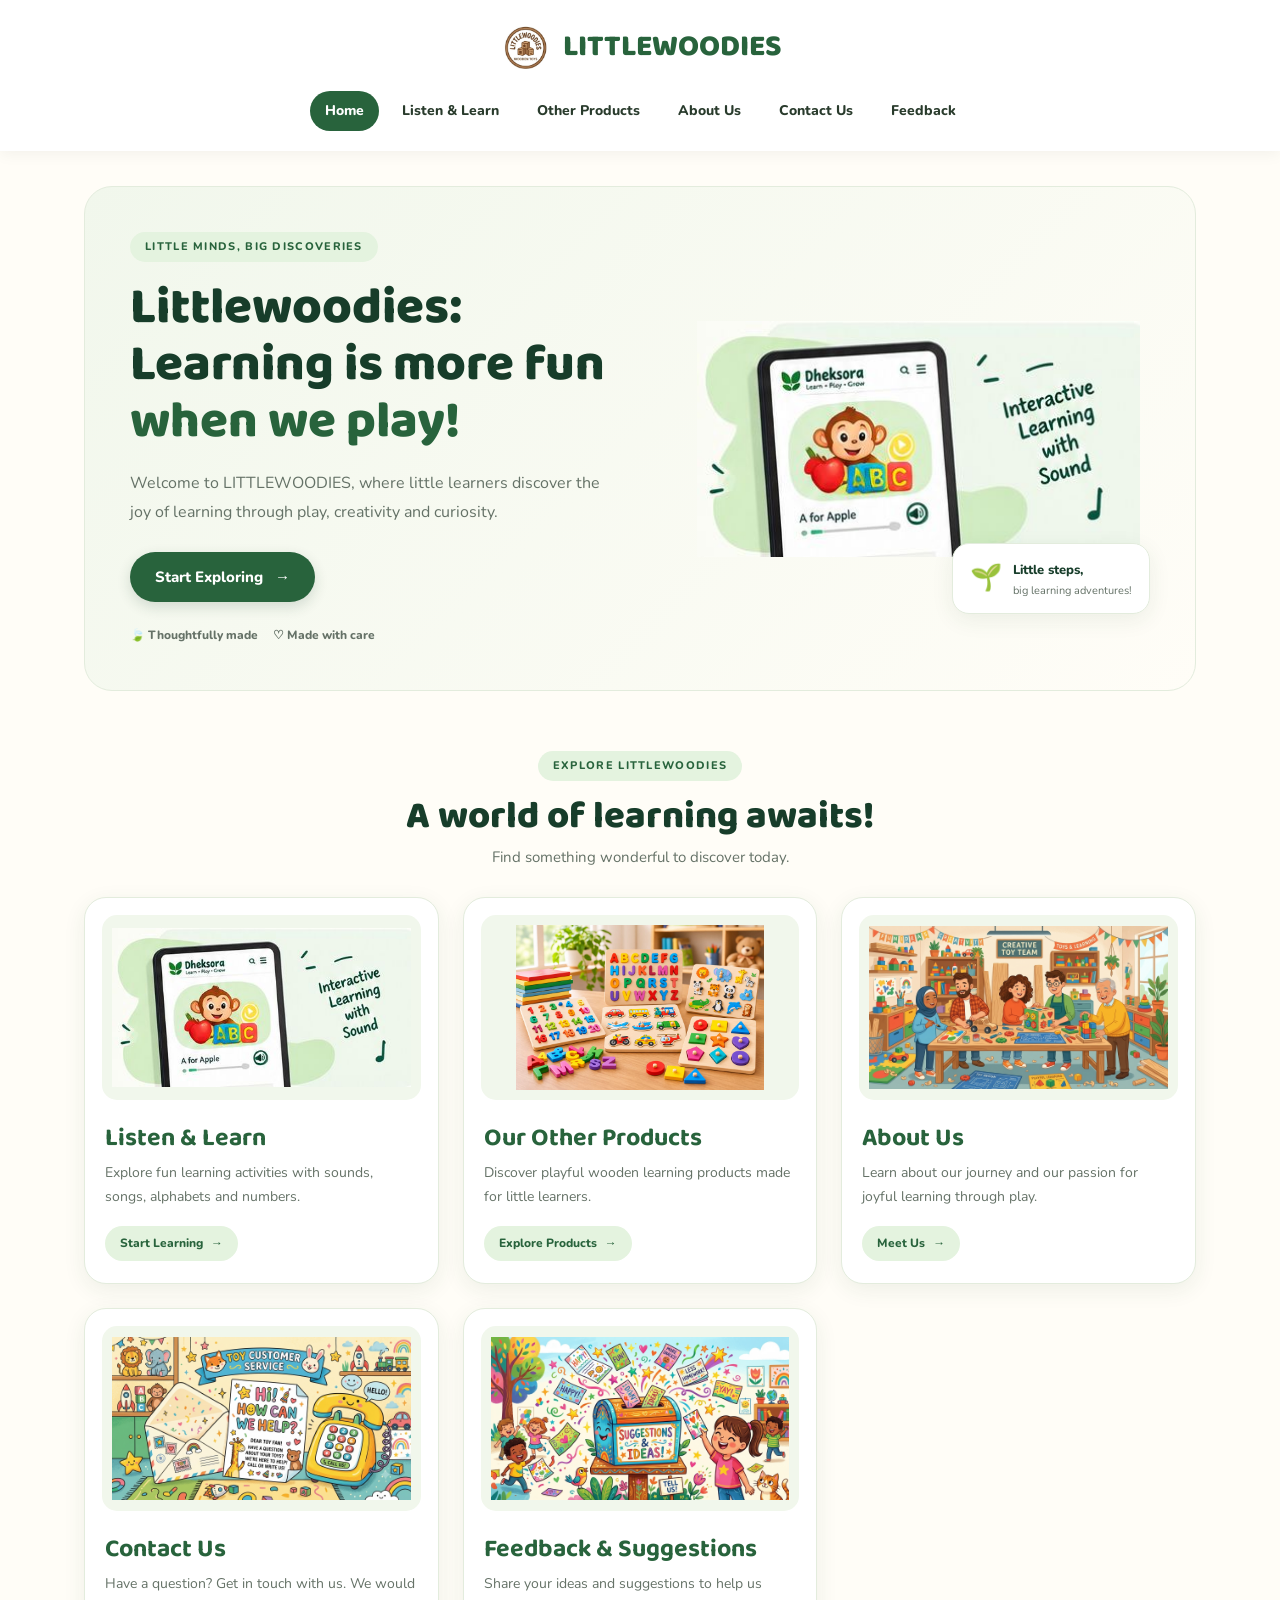
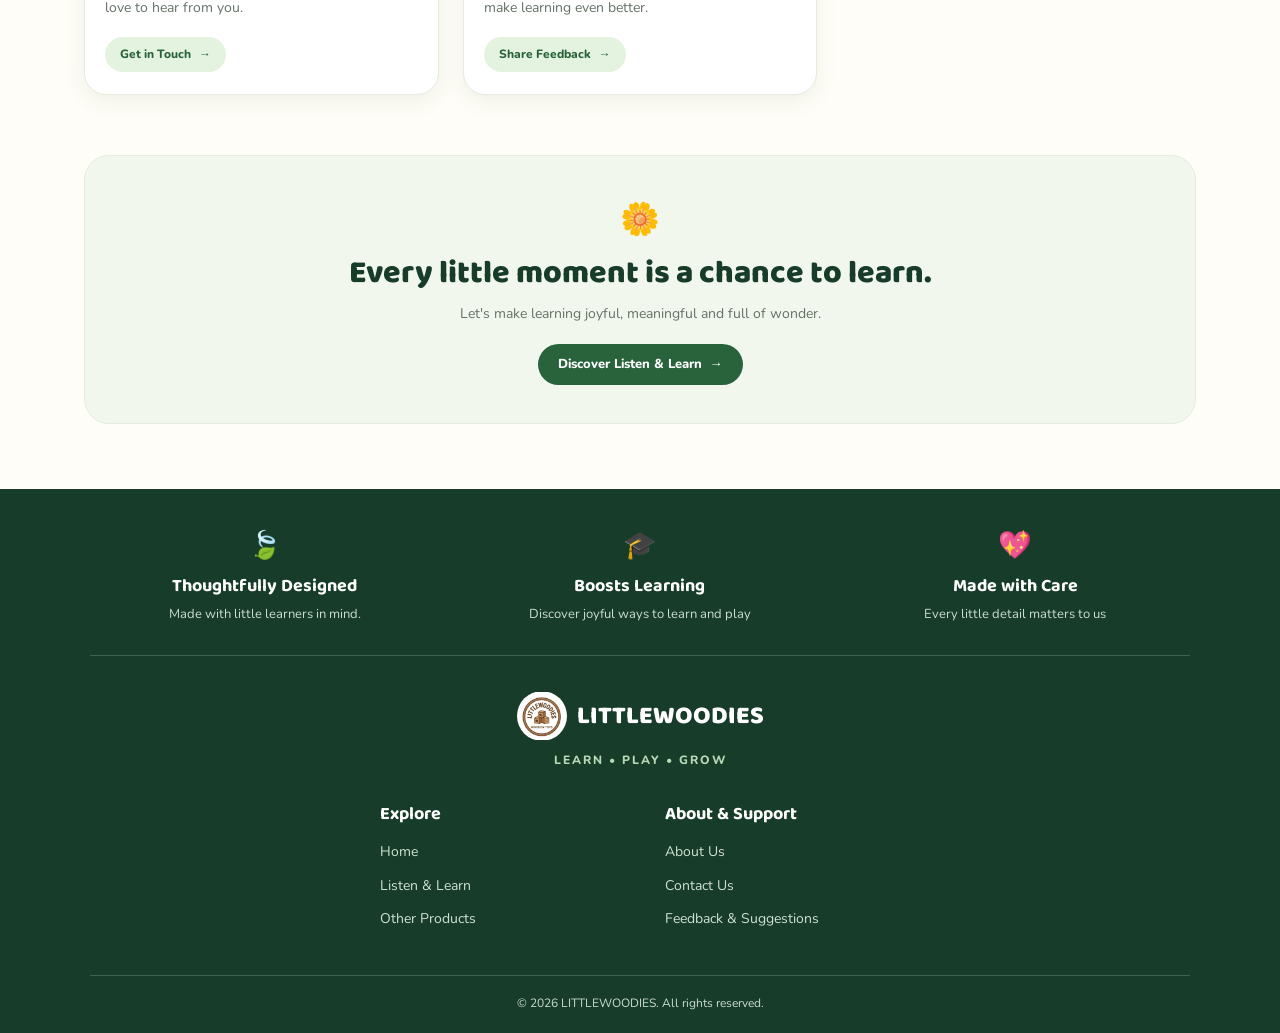
<file: index.html>
<!DOCTYPE html>
<html lang="en">
    <head>
        <!-- Google tag (gtag.js) google tracker-->
        <script async src="https://www.googletagmanager.com/gtag/js?id=G-ZGXZ30M7RF"></script>
        <script>
            window.dataLayer = window.dataLayer || [];
            function gtag(){dataLayer.push(arguments);}
            gtag('js', new Date());
            gtag('config', 'G-ZGXZ30M7RF');
        </script>
        <script type="application/ld+json">
            {
                "@context": "https://schema.org",
                "@type": "Organization",
                "name": "Littlewoodies",
                "alternateName": "LITTLEWOODIES",
                "url": "https://littlewoodies.netlify.app/",
                "logo": "https://littlewoodies.netlify.app/image/logo.jpeg"
            }
        </script>
        <meta charset="UTF-8">
        <meta name="viewport" content="width=device-width, initial-scale=1.0">
        <meta name="description" content="Discover Littlewoodies for safe and creative wooden learning products, toys, and interactive activities designed to inspire kids.">
        <!-- google fonts -->
        <link rel="preconnect" href="https://fonts.googleapis.com">
        <link rel="preconnect" href="https://fonts.gstatic.com" crossorigin>
        <link href="https://fonts.googleapis.com/css2?family=Baloo+2:wght@500;600;700;800&family=Nunito:wght@400;500;600;700;800&display=swap" rel="stylesheet">
        <!-- Logo and Title -->
        <link rel="icon" type="image/jpeg" href="image/logo.jpeg">
        <title>Littlewoodies - Wooden Learning Products & Toys for Kids</title>
        <link rel="stylesheet" href="index.css">
        <!-- canonical link -->
        <link rel="canonical" href="https://littlewoodies.netlify.app">
    </head>

    <body>
        <header>
            <div class="brand">
                <img class="logo" src="image/logo.jpeg" alt="Littlewoodies Logo">
                <span class="brand-name">LITTLEWOODIES</span>
            </div>
            <div class="navbar">
                <nav aria-label="Main navigation">
                    <a href="index.html" class="active" aria-current="page">Home</a>
                    <a href="Learn.html">Listen & Learn</a>
                    <a href="Products.html">Other Products</a>
                    <a href="About.html">About Us</a>
                    <a href="contact.html">Contact Us</a>
                    <a href="Feedback.html">Feedback</a>
                </nav>
            </div>
            <!-- MOBILE explore button -->
            <div class="mobile-nav">
                <a href="Learn.html" class="mobile-learn">
                    <span aria-hidden="true">✦</span>
                    <span>Explore Learning</span>
                </a>
            </div>
        </header>
        <main>
            <!-- WELCOME SECTION -->
            <section class="hero">
                <div class="hero-content">
                    <span class="hero-label">LITTLE MINDS, BIG DISCOVERIES</span>
                    <h1>Littlewoodies: Learning is more fun <span>when we play!</span></h1>
                    <p>Welcome to LITTLEWOODIES, where little learners discover the joy of learning through play, creativity and curiosity.</p>
                    <a href="Learn.html" class="hero-button">Start Exploring
                        <span aria-hidden="true">→</span>
                    </a>
                    <div class="hero-promise">
                        <span>🍃 Thoughtfully made</span>
                        <span>♡ Made with care</span>
                    </div>
                </div>
                <div class="hero-art">
                    <img src="image/about4.jpeg" alt="LITTLEWOODIES Listen and Learn activities">
                    <div class="hero-note">
                        <span aria-hidden="true">🌱</span>
                        <div>
                            <strong>Little steps,</strong>
                            <p>big learning adventures!</p>
                        </div>
                    </div>
                </div>
            </section>
            <!-- SECTION HEADING -->
            <section class="section-heading">
                <span class="section-label">EXPLORE LITTLEWOODIES</span>
                <h2>A world of learning awaits!</h2>
                <p>Find something wonderful to discover today.</p>
            </section>
            <!-- HOME PAGE CARDS -->
            <section class="home-grid" aria-label="Explore Littlewoodies">
                <article class="home-card">
                    <a href="Learn.html">
                        <div class="card-image">
                            <img src="image/about4.jpeg" alt="Listen and Learn activities">
                        </div>
                        <div class="card-content">
                            <h3>Listen & Learn</h3>
                            <p>Explore fun learning activities with sounds, songs, alphabets and numbers.</p>
                            <span class="card-action">Start Learning <span aria-hidden="true">→</span></span>
                        </div>
                    </a>
                </article>
                <article class="home-card">
                    <a href="Products.html">
                        <div class="card-image">
                            <img src="image/About1.jpeg" alt="Other LITTLEWOODIES learning products">
                        </div>
                        <div class="card-content">
                            <h3>Our Other Products</h3>
                            <p>Discover playful wooden learning products made for little learners.</p>
                            <span class="card-action">Explore Products <span aria-hidden="true">→</span></span>
                        </div>
                    </a>
                </article>
                <article class="home-card">
                    <a href="About.html">
                        <div class="card-image">
                            <img src="image/Home About.png" alt="About LITTLEWOODIES">
                        </div>
                        <div class="card-content">
                            <h3>About Us</h3>
                            <p>Learn about our journey and our passion for joyful learning through play.</p>
                            <span class="card-action">Meet Us <span aria-hidden="true">→</span></span>
                        </div>
                    </a>
                </article>
                <article class="home-card">
                    <a href="contact.html">
                        <div class="card-image">
                            <img src="image/Home Contact.png" alt="Contact LITTLEWOODIES">
                        </div>
                        <div class="card-content">
                            <h3>Contact Us</h3>
                            <p>Have a question? Get in touch with us. We would love to hear from you.</p>
                            <span class="card-action">Get in Touch <span aria-hidden="true">→</span></span>
                        </div>
                    </a>
                </article>
                <article class="home-card feedback-card">
                    <a href="Feedback.html">
                        <div class="card-image">
                            <img src="image/Home Feedback.png" alt="Feedback and suggestions for LITTLEWOODIES">
                        </div>
                        <div class="card-content">
                            <h3>Feedback & Suggestions</h3>
                            <p>Share your ideas and suggestions to help us make learning even better.</p>
                            <span class="card-action">Share Feedback <span aria-hidden="true">→</span></span>
                        </div>
                    </a>
                </article>
            </section>
            <!-- BRAND VALUES -->
            <section class="learning-message">
                <span class="message-icon" aria-hidden="true">🌼</span>
                <h2>Every little moment is a chance to learn.</h2>
                <p>Let's make learning joyful, meaningful and full of wonder.</p>
                <a href="Learn.html">Discover Listen & Learn <span aria-hidden="true">→</span></a>
            </section>
        </main>
        <footer>
            <div class="footer-features">
                <div class="feature">
                    <span class="feature-icon" aria-hidden="true">🍃</span>
                    <h3>Thoughtfully Designed</h3>
                    <p>Made with little learners in mind.</p>
                </div>
                <div class="feature">
                    <span class="feature-icon" aria-hidden="true">🎓</span>
                    <h3>Boosts Learning</h3>
                    <p>Discover joyful ways to learn and play</p>
                </div>
                <div class="feature">
                    <span class="feature-icon" aria-hidden="true">💖</span>
                    <h3>Made with Care</h3>
                    <p>Every little detail matters to us</p>
                </div>  
            </div>
            <div class="footer-main">
                <div class="footer-brand">
                    <a href="index.html" class="footer-logo">
                        <img class="logo" src="image/logo.jpeg" alt="Littlewoodies Logo">
                        <span>LITTLEWOODIES</span>
                    </a>
                    <p class="slogan">LEARN • PLAY • GROW</p>
                </div>
                <div class="footer-links">
                    <div>
                        <h3>Explore</h3>
                        <ul>
                            <li><a href="index.html">Home</a></li>
                            <li><a href="Learn.html">Listen & Learn</a></li>
                            <li><a href="Products.html">Other Products</a></li>
                        </ul>
                    </div>
                    <div>
                        <h3>About & Support</h3>
                        <ul>
                            <li><a href="About.html">About Us</a></li>
                            <li><a href="contact.html">Contact Us</a></li>
                            <li><a href="Feedback.html">Feedback & Suggestions</a></li>
                        </ul>
                    </div>
                </div>
            </div>
            <div class="copyright">
                <p>&copy; 2026 LITTLEWOODIES. All rights reserved.</p>
            </div>
        </footer>
    </body>
</html>
</file>
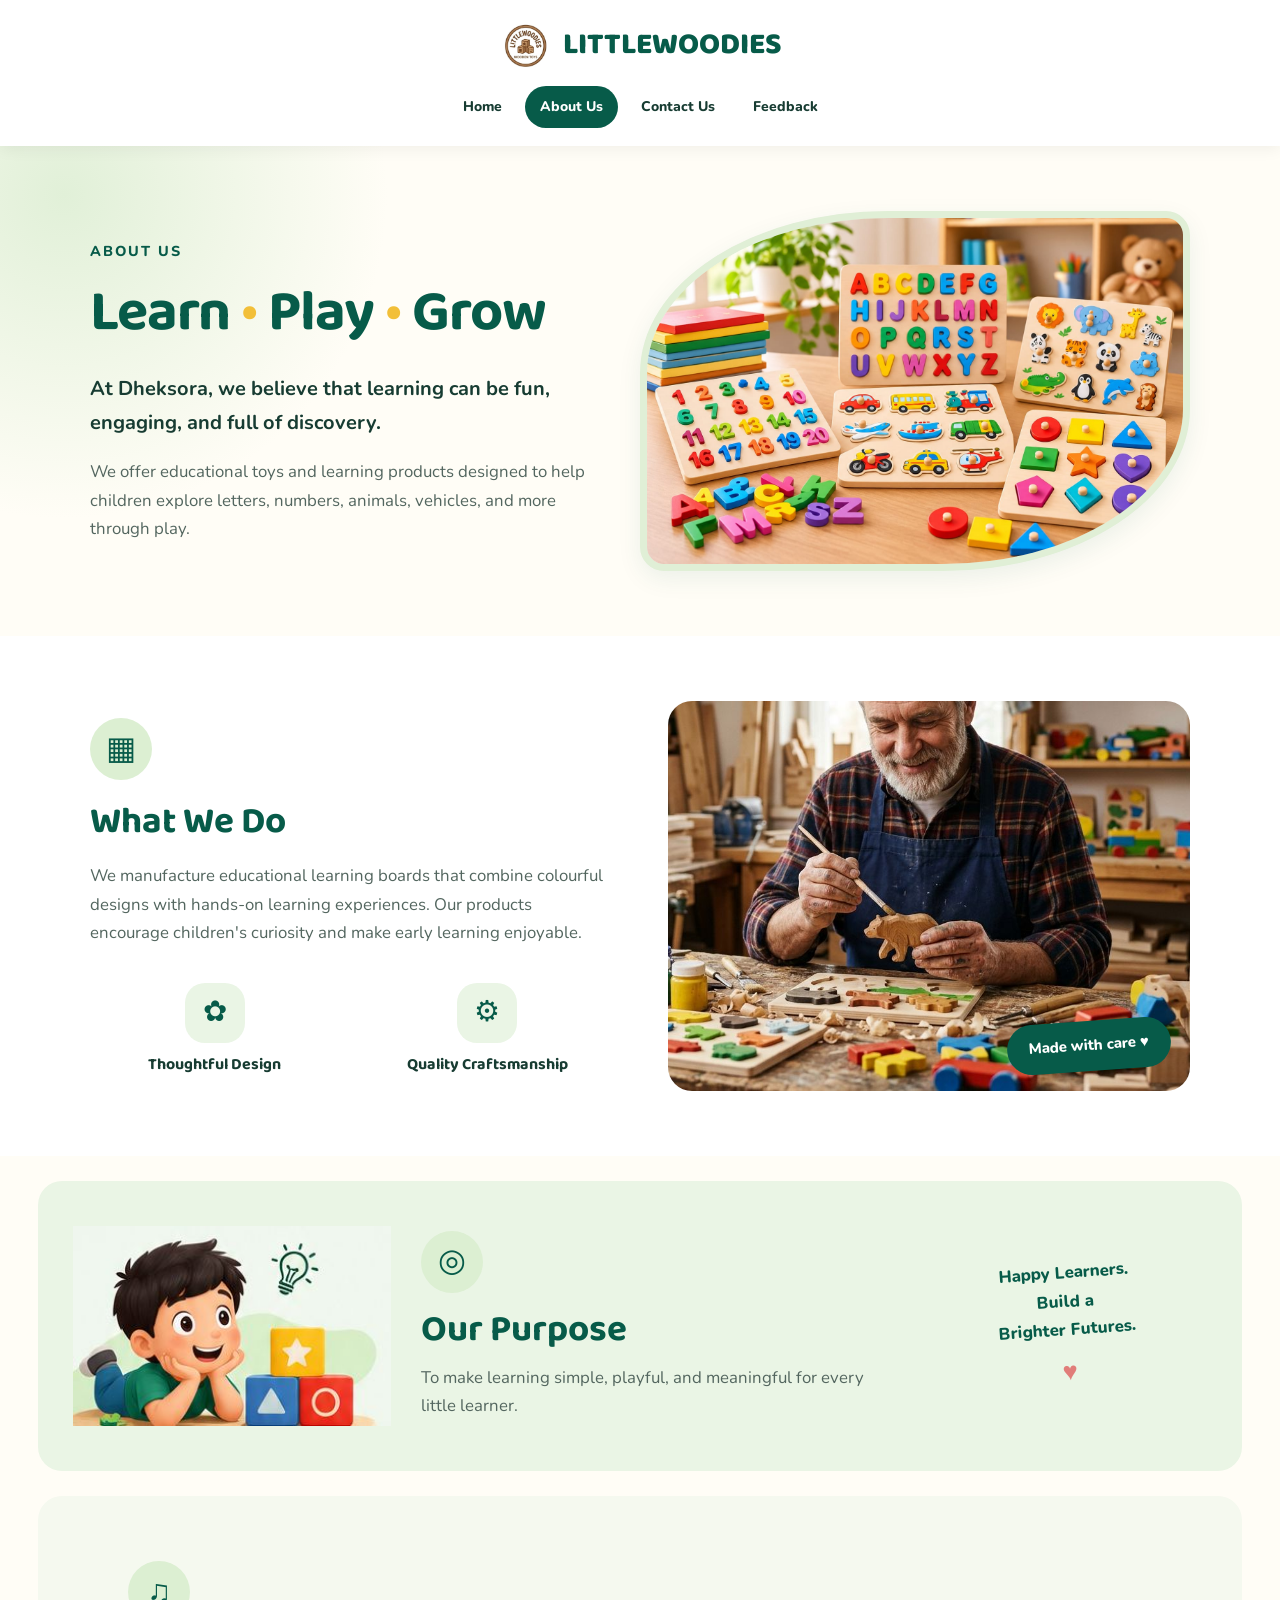
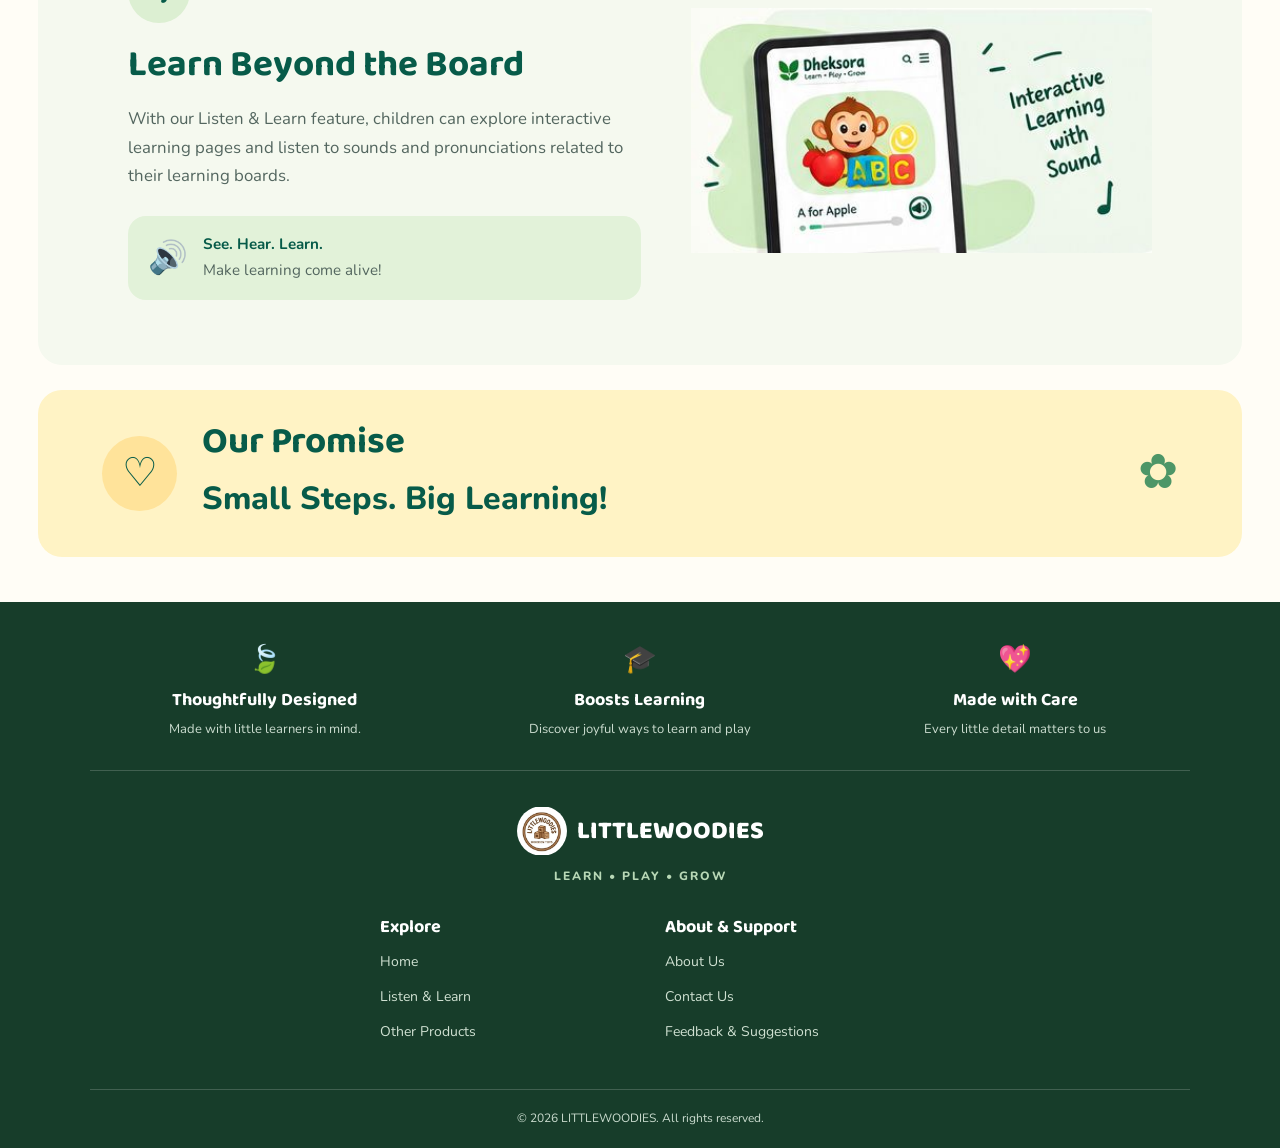
<file: About.html>
<!DOCTYPE html>
<html lang="en">
    <head>
        <!-- Google tag (gtag.js) -->
        <script async src="https://www.googletagmanager.com/gtag/js?id=G-ZGXZ30M7RF"></script>
        <script>
            window.dataLayer = window.dataLayer || [];
            function gtag(){dataLayer.push(arguments);}
            gtag('js', new Date());
            gtag('config', 'G-ZGXZ30M7RF');
        </script>
        <meta charset="UTF-8">
        <meta name="viewport" content="width=device-width, initial-scale=1.0">
        <meta name="description" content="Learn about Littlewoodies and our passion for creating safe, eco-friendly wooden learning toys and educational products for young minds.">
        <!-- Google Fonts-->
        <link rel="preconnect" href="https://fonts.googleapis.com">
        <link rel="preconnect" href="https://fonts.gstatic.com" crossorigin>
        <link href="https://fonts.googleapis.com/css2?family=Baloo+2:wght@500;600;700;800&family=Nunito:wght@400;500;600;700;800&display=swap" rel="stylesheet">
        <!-- LOGO AND TITTLE -->
        <link rel="icon" type="image/jpeg" href="image/logo.jpeg">
        <title>About Us | Littlewoodies - Our Story & Mission</title>
        <link rel="stylesheet" href="about.css">
        <!-- Canonical tag -->
        <link rel="canonical" href="https://littlewoodies.netlify.app/about">
    </head>
    <body>
        <header>
            <div class="brand">
                <img class="logo" src="image/logo.jpeg" alt="Littlewoodies Logo">
                <span class="brand-name">LITTLEWOODIES</span>
            </div>
            <div class="navbar">
                <nav aria-label="Main navigation">
                    <a href="index.html">Home</a>
                    <a href="about.html" class="active">About Us</a>
                    <a href="contact.html">Contact Us</a>
                    <a href="Feedback.html">Feedback</a>
                </nav>
            </div>
        </header>
        <main class="about-page">
            <!-- Hero / Introduction -->
            <section class="hero section">
                <div class="hero-content">
                    <span class="eyebrow">ABOUT US</span>
                    <h1>Learn <span>•</span> Play <span>•</span> Grow</h1>
                    <p class="hero-intro">At Dheksora, we believe that learning can be fun, engaging, and full of discovery.</p>
                    <p>We offer educational toys and learning products designed to help children explore letters, numbers, animals, vehicles, and more through play.</p>
                </div>
                <div class="hero-image image-frame">
                    <img src="image/About1.jpeg" alt="LITTLEWOODIES educational learning boards">
                </div>
            </section>
            <!-- What We Do -->
            <section class="what-we-do section">
                <div class="section-content">
                    <span class="section-icon" aria-hidden="true">▦</span>
                    <h2>What We Do</h2>
                    <p>We manufacture educational learning boards that combine colourful designs with hands-on learning experiences. Our products encourage children's curiosity and make early learning enjoyable.</p>
                    <div class="features">
                        <div class="feature">
                            <span class="feature-icon" aria-hidden="true">✿</span>
                            <h3>Thoughtful Design</h3>
                        </div>
                        <div class="feature">
                            <span class="feature-icon" aria-hidden="true">⚙</span>
                            <h3>Quality Craftsmanship</h3>
                        </div>
                    </div>
                </div>
                <div class="what-image image-frame">
                    <img src="image/about2.jpeg" alt="Educational learning board being made" loading="lazy">
                    <span class="image-note">Made with care ♥</span>
                </div>
            </section>
            <!-- Our Purpose -->
            <section class="purpose section">
                <div class="purpose-image">
                    <img src="image/about3.jpeg" alt="Illustration of a child learning through play" loading="lazy">
                </div>
                <div class="purpose-content">
                    <span class="section-icon" aria-hidden="true">◎</span>
                    <h2>Our Purpose</h2>
                    <p>To make learning simple, playful, and meaningful for every little learner.</p>
                </div>
                <div class="purpose-message">
                    <p>Happy Learners.</p>
                    <p>Build a</p>
                    <p>Brighter Futures.</p>
                    <span>♥</span>
                </div>
            </section>
             <!-- Learn Beyond the Board -->
            <section class="learning section">
                <div class="learning-content">
                    <span class="section-icon" aria-hidden="true">♫</span>
                    <h2>Learn Beyond the Board</h2>
                    <p>With our Listen &amp; Learn feature, children can explore interactive learning pages and listen to sounds and pronunciations related to their learning boards.</p>
                    <div class="learning-note">
                        <span aria-hidden="true">🔊</span>
                        <p><strong>See. Hear. Learn.</strong><br> Make learning come alive!</p>
                    </div>
                </div>
                <div class="learning-image">
                    <img src="image/about4.jpeg" alt="Dheksora interactive learning website on a device" loading="lazy">
                </div>
            </section>
            <!-- Our Promise -->
            <section class="promise section">
                <div class="promise-icon" aria-hidden="true">♡</div>
                <div class="promise-content">
                    <h2>Our Promise</h2>
                    <p>Small Steps. Big Learning!</p>
                </div>
                <div class="promise-decoration" aria-hidden="true">✿</div>
            </section>
        </main>
        <footer>
            <div class="footer-work">
                <div class="work">
                    <span class="work-icon" aria-hidden="true">🍃</span>
                    <h3>Thoughtfully Designed</h3>
                    <p>Made with little learners in mind.</p>
                </div>
                <div class="work">
                    <span class="work-icon" aria-hidden="true">🎓</span>
                    <h3>Boosts Learning</h3>
                    <p>Discover joyful ways to learn and play</p>
                </div>
                <div class="work">
                    <span class="work-icon" aria-hidden="true">💖</span>
                    <h3>Made with Care</h3>
                    <p>Every little detail matters to us</p>
                </div>
            </div>
            <div class="footer-main">
                <div class="footer-brand">
                    <a href="index.html" class="footer-logo">
                        <img class="logo" src="image/logo.jpeg" alt="Littlewoodies Logo">
                        <span>LITTLEWOODIES</span>
                    </a>
                    <p class="slogan">LEARN • PLAY • GROW</p>
                </div>
                <div class="footer-links">
                    <div>
                        <h3>Explore</h3>
                        <ul>
                            <li><a href="index.html">Home</a></li>
                            <li><a href="Learn.html">Listen & Learn</a></li>
                            <li><a href="Products.html">Other Products</a></li>
                        </ul>
                    </div>
                    <div>
                        <h3>About & Support</h3>
                        <ul>
                            <li><a href="About.html">About Us</a></li>
                            <li><a href="contact.html">Contact Us</a></li>
                            <li><a href="Feedback.html">Feedback & Suggestions</a></li>
                        </ul>
                    </div>
                </div>
            </div>
            <div>
                <p class="copyright">&copy; 2026 LITTLEWOODIES. All rights reserved.</p>
            </div>
        </footer>
    </body>
</html>
</file>
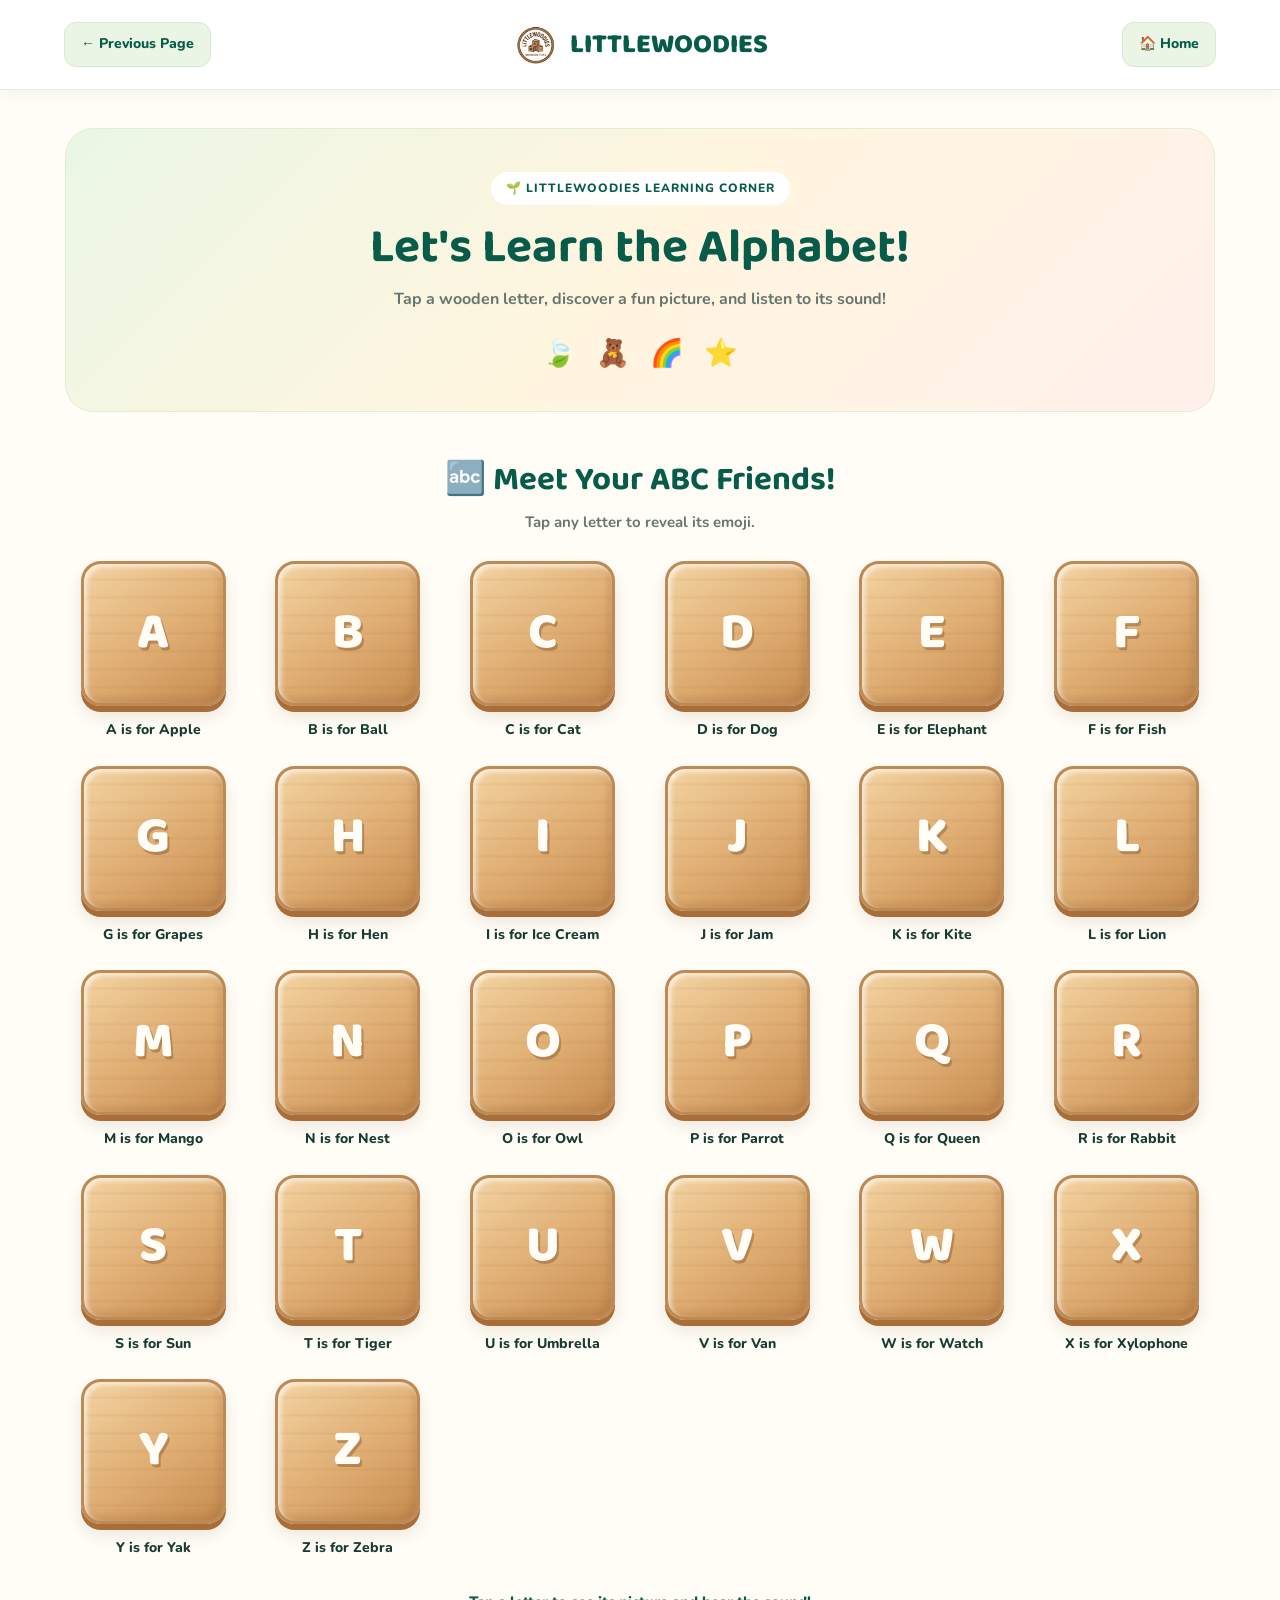
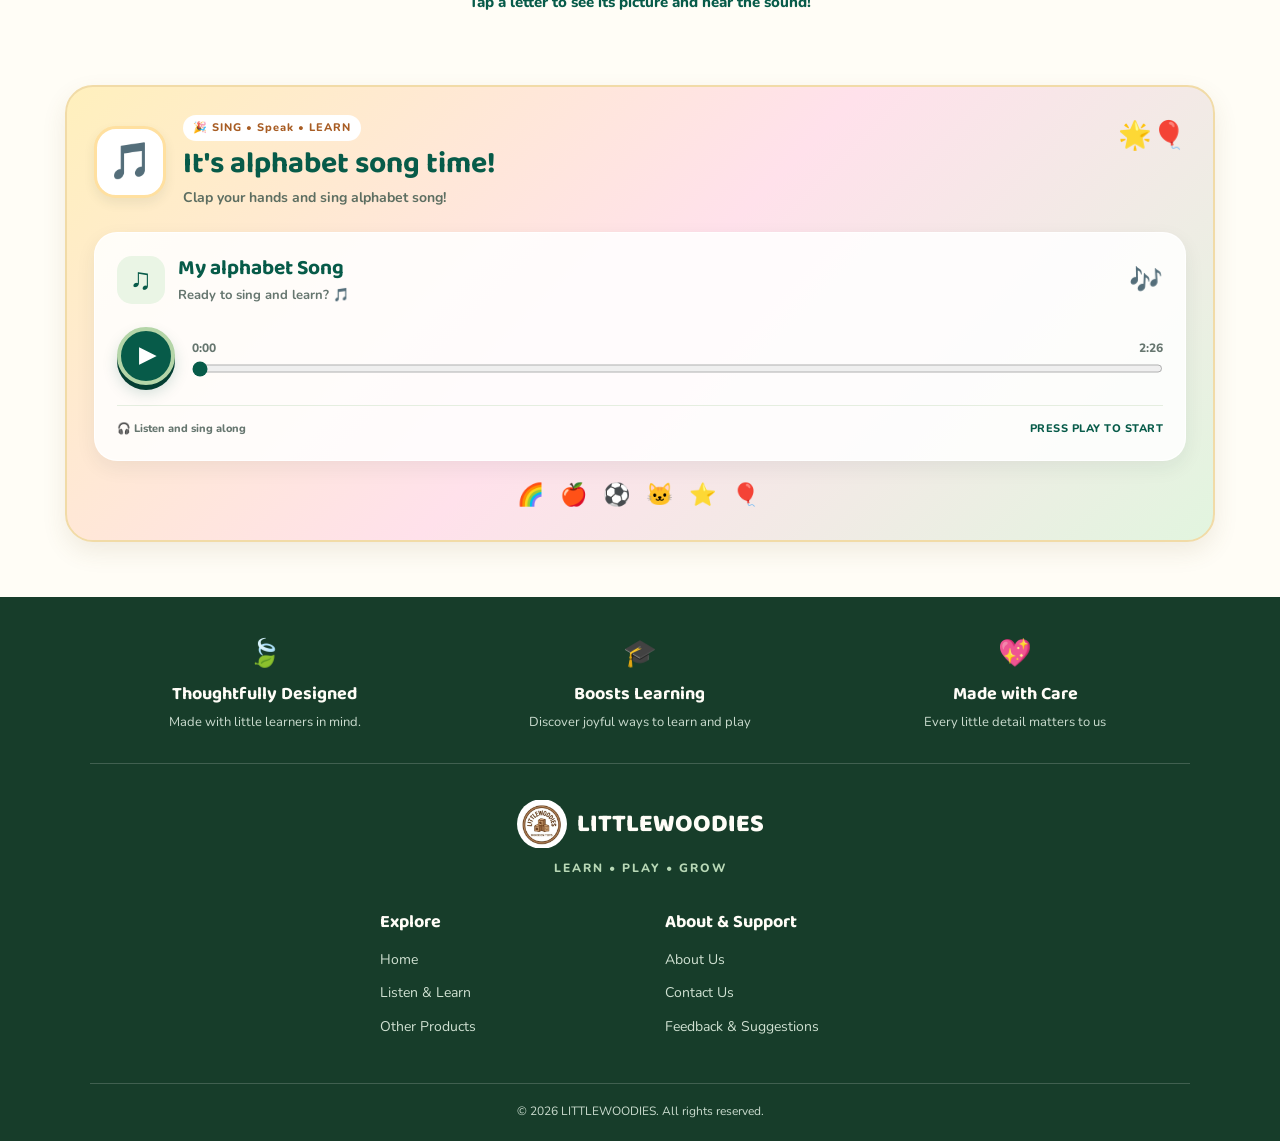
<file: alphabet.html>
<!DOCTYPE html>
<html lang="en">
    <head>
        <!-- Google tag (gtag.js) -->
        <script async src="https://www.googletagmanager.com/gtag/js?id=G-ZGXZ30M7RF"></script>
        <script>
            window.dataLayer = window.dataLayer || [];
            function gtag(){dataLayer.push(arguments);}
            gtag('js', new Date());
            gtag('config', 'G-ZGXZ30M7RF');
        </script>
        <meta charset="UTF-8">
        <meta name="viewport" content="width=device-width, initial-scale=1.0">
        <meta name="description" content="Learn the alphabet with interactive wooden letters, phonics sounds, and fun ABC songs for kids at Littlewoodies. Tap and discover letters A to Z!">
        <!-- Google Fonts-->
        <link rel="preconnect" href="https://fonts.googleapis.com">
        <link rel="preconnect" href="https://fonts.gstatic.com" crossorigin>
        <link href="https://fonts.googleapis.com/css2?family=Baloo+2:wght@500;600;700;800&family=Nunito:wght@400;500;600;700;800&display=swap" rel="stylesheet">
        <!-- LOGO AND TITTLE -->
        <link rel="icon" type="image/jpeg" href="image/logo.jpeg">
        <title>Alphabet Learning & ABC Songs for Kids | Littlewoodies</title>
        <link rel="stylesheet" href="alphabet.css">
        <!-- canonical tag -->
        <link rel="canonical" href="https://littlewoodies.netlify.app/alphabet">
    </head>
    <body>
        <header class="page-header">
            <a href="Learn.html" class="nav-link previous-link">← Previous Page</a>
            <a href="index.html" class="brand" aria-label="LITTLEWOODIES Home">
                <img src="image/logo.jpeg" alt="LITTLEWOODIES Logo">
                <span>LITTLEWOODIES</span>
            </a>
            <a href="index.html" class="nav-link home-link">🏠 Home</a>
        </header>
        <main class="learning-page">
            <!-- INTRODUCTION -->
            <section class="intro">
                <span class="intro-tag">🌱 LITTLEWOODIES LEARNING CORNER</span>
                <h1>Let's Learn the Alphabet!</h1>
                <p>Tap a wooden letter, discover a fun picture, and listen to its sound!</p>
                <div class="intro-decor" aria-hidden="true">
                    <span>🍃</span>
                    <span>🧸</span>
                    <span>🌈</span>
                    <span>⭐</span>
                </div>
            </section>
            <!-- ALPHABET CARDS -->
            <section class="alphabet-section">
                <div class="section-heading">
                    <h2>🔤 Meet Your ABC Friends!</h2>
                    <p>Tap any letter to reveal its emoji.</p>
                </div>
                <section class="alphabet-grid" id="alphabetGrid" aria-label="Alphabet learning buttons"></section>
            </section>
            <p class="instructions">Tap a letter to see its picture and hear the sound!</p>
            <p id="audioStatus" class="audio-status" role="status" aria-live="polite"></p>
            <!-- CREATIVE NUMBERS MUSIC PLAYER -->
            <section class="song-section">
                <div class="song-top">
                    <div class="song-icon" id="musicIcon" aria-hidden="true">🎵</div>
                    <div class="song-details">
                        <span class="song-label">🎉 SING • Speak • LEARN</span>
                        <h2>It's alphabet song time!</h2>
                        <p>Clap your hands and sing alphabet song!</p>
                    </div>
                    <div class="song-stars" aria-hidden="true">🌟🎈</div>
                </div>
                <div class="music-player">
                    <div class="player-heading">
                        <span class="equalizer" aria-hidden="true">♫</span>
                        <div>
                            <h3>My alphabet Song</h3>
                            <p id="songMessage">Ready to sing and learn alphabet?</p>
                        </div>
                        <span class="music-note" aria-hidden="true">🎶</span>
                    </div>
                    <div class="player-controls">
                        <button type="button" id="playSong" class="play-button" aria-label="Play alphabet song">▶</button>
                        <div class="track-area">
                            <div class="track-labels">
                                <span id="currentTime">0:00</span>
                                <span id="duration">0:00</span>
                            </div>
                            <input id="songProgress" class="song-progress" type="range" min="0" max="100" value="0" aria-label="Song progress">
                        </div>
                    </div>
                    <div class="player-bottom">
                        <span>🎧 Listen and sing along</span>
                        <span id="playerStatus">PRESS PLAY TO START</span>
                    </div>
                    <audio id="songPlayer" preload="metadata">
                        <source src="./audio/alphabet/A-Z%20songs.mp3" type="audio/mpeg">
                        Your browser does not support audio playback.
                    </audio>
                </div>
                <div class="song-rainbow" aria-hidden="true">🌈 🍎 ⚽ 🐱 ⭐ 🎈</div>
            </section>
        </main>
        <footer>
            <div class="footer-features">
                <div class="feature">
                    <span class="feature-icon" aria-hidden="true">🍃</span>
                    <h3>Thoughtfully Designed</h3>
                    <p>Made with little learners in mind.</p>
                </div>
                <div class="feature">
                    <span class="feature-icon" aria-hidden="true">🎓</span>
                    <h3>Boosts Learning</h3>
                    <p>Discover joyful ways to learn and play</p>
                </div>
                <div class="feature">
                    <span class="feature-icon" aria-hidden="true">💖</span>
                    <h3>Made with Care</h3>
                    <p>Every little detail matters to us</p>
                </div>
            </div>
            <div class="footer-main">
                <div class="footer-brand">
                    <a href="index.html" class="footer-logo">
                        <img class="logo" src="image/logo.jpeg" alt="Littlewoodies Logo">
                        <span>LITTLEWOODIES</span>
                    </a>
                    <p class="slogan">LEARN • PLAY • GROW</p>
                </div>
                <div class="footer-links">
                    <div>
                        <h3>Explore</h3>
                        <ul>
                            <li><a href="index.html">Home</a></li>
                            <li><a href="Learn.html">Listen & Learn</a></li>
                            <li><a href="Products.html">Other Products</a></li>
                        </ul>
                    </div>
                    <div>
                        <h3>About & Support</h3>
                        <ul>
                            <li><a href="About.html">About Us</a></li>
                            <li><a href="contact.html">Contact Us</a></li>
                            <li><a href="Feedback.html">Feedback & Suggestions</a></li>
                        </ul>
                    </div>
                </div>
            </div>
            <div class="copyright">
                <p>&copy; 2026 LITTLEWOODIES. All rights reserved.</p>
            </div>
        </footer>
        <!-- LETTER AUDIO -->
        <audio id="letterAudio" preload="none"></audio>
        <script>
            const alphabet = [
                { letter: "A", word: "Apple", emoji: "🍎" },
                { letter: "B", word: "Ball", emoji: "⚽" },
                { letter: "C", word: "Cat", emoji: "🐱" },
                { letter: "D", word: "Dog", emoji: "🐶" },
                { letter: "E", word: "Elephant", emoji: "🐘" },
                { letter: "F", word: "Fish", emoji: "🐠" },
                { letter: "G", word: "Grapes", emoji: "🍇" },
                { letter: "H", word: "Hen", emoji: "🐔" },
                { letter: "I", word: "Ice Cream", emoji: "🍦" },
                { letter: "J", word: "Jam", emoji: "🍯" },
                { letter: "K", word: "Kite", emoji: "🪁" },
                { letter: "L", word: "Lion", emoji: "🦁" },
                { letter: "M", word: "Mango", emoji: "🥭" },
                { letter: "N", word: "Nest", emoji: "🪺" },
                { letter: "O", word: "Owl", emoji: "🦉" },
                { letter: "P", word: "Parrot", emoji: "🦜" },
                { letter: "Q", word: "Queen", emoji: "👑" },
                { letter: "R", word: "Rabbit", emoji: "🐰" },
                { letter: "S", word: "Sun", emoji: "☀️" },
                { letter: "T", word: "Tiger", emoji: "🐯" },
                { letter: "U", word: "Umbrella", emoji: "☂️" },
                { letter: "V", word: "Van", emoji: "🚐" },
                { letter: "W", word: "Watch", emoji: "⌚" },
                { letter: "X", word: "Xylophone", emoji: "🎼" },
                { letter: "Y", word: "Yak", emoji: "🐂" },
                { letter: "Z", word: "Zebra", emoji: "🦓" }
            ];
            const grid = document.getElementById("alphabetGrid");
            const letterAudio = document.getElementById("letterAudio");
            const audioStatus = document.getElementById("audioStatus");
            // Custom song player elements
            const songPlayer = document.getElementById("songPlayer");
            const playSong = document.getElementById("playSong");
            const songProgress = document.getElementById("songProgress");
            const currentTime = document.getElementById("currentTime");
            const duration = document.getElementById("duration");
            const songMessage = document.getElementById("songMessage");
            const playerStatus = document.getElementById("playerStatus");
            const musicIcon = document.getElementById("musicIcon");
            const musicPlayer = document.querySelector(".music-player");
            alphabet.forEach(({ letter, word, emoji }, index) => {
                const card = document.createElement("article");
                card.className = "letter-card";
                card.style.setProperty("--card-index", index);
                const button = document.createElement("button");
                button.type = "button";
                button.className = "wooden-letter";
                button.textContent = letter;
                button.setAttribute("aria-label", `Letter ${letter}`);
                button.setAttribute("aria-pressed", "false");
                const sentence = document.createElement("p");
                sentence.className = "letter-sentence";
                sentence.textContent = `${letter} is for ${word}`;
                button.addEventListener("click", async () => {
                    // Show emoji for 4 seconds
                    clearTimeout(button.resetTimer);
                    button.textContent = emoji;
                    button.classList.add("revealed");
                    button.setAttribute("aria-label", `${letter} is for ${word}`);
                    button.setAttribute("aria-pressed", "true");
                    button.resetTimer = setTimeout(() => {
                        button.textContent = letter;
                        button.classList.remove("revealed");
                        button.setAttribute("aria-label", `Letter ${letter}`);
                        button.setAttribute("aria-pressed", "false");
                    }, 4000);

                    // Play the selected letter sound
                    letterAudio.pause();
                    letterAudio.currentTime = 0;
                    letterAudio.src = `./audio/alphabet/${letter}.mpeg`;
                    audioStatus.textContent = `🔊 ${letter} is for ${word}!`;
                    try {
                        await letterAudio.play();
                    }   catch (error) {
                            audioStatus.textContent =
                            `Could not play ${letter}'s sound. Check audio/alphabet/${letter}.mpeg`;
                            console.error("Letter audio error:", error);
                        }
                });
                card.appendChild(button);
                card.appendChild(sentence);
                grid.appendChild(card);
            });
            // Letter audio messages
            letterAudio.addEventListener("ended", () => {
                audioStatus.textContent =
                "🌟 Well done! Choose another letter.";
            });
            letterAudio.addEventListener("error", () => {
                audioStatus.textContent =
                "Letter sound could not load. Please check your audio files.";
            });
            // Convert seconds to minutes:seconds
            function formatTime(seconds) {
                if (!Number.isFinite(seconds) || seconds < 0) {
                    return "0:00";
                }
                const minutes = Math.floor(seconds / 60);
                const remainingSeconds = Math.floor(seconds % 60);
                return `${minutes}:${String(remainingSeconds).padStart(2, "0")}`;
            }
            // Update the duration when song information loads
            songPlayer.addEventListener("loadedmetadata", () => {
                duration.textContent = formatTime(songPlayer.duration);
            });
            // Update duration if metadata was already available
            if (songPlayer.readyState >= 1) {
                duration.textContent = formatTime(songPlayer.duration);
            }
            // Play and pause using the green custom button
            playSong.addEventListener("click", async () => {
                if (songPlayer.paused) {
                    try {
                        await songPlayer.play();
                    }   catch (error) {
                            playerStatus.textContent = "SONG COULD NOT PLAY";
                            songMessage.textContent =
                            "Please check your song file and try again.";
                            console.error("Song playback error:", error);
                        }
                }   else {
                        songPlayer.pause();
                    }
            });
            // Song starts playing
            songPlayer.addEventListener("play", () => {
                playSong.textContent = "Ⅱ";
                playSong.setAttribute("aria-label", "Pause Alphabet song");
                playerStatus.textContent = "NOW PLAYING ♪";
                songMessage.textContent = "Let's sing along! 🎵";
                musicIcon.classList.add("is-playing");
                musicPlayer.classList.add("is-playing");
            });
            // Song is paused
            songPlayer.addEventListener("pause", () => {
                playSong.textContent = "▶";
                playSong.setAttribute("aria-label", "Play song");
                musicIcon.classList.remove("is-playing");
                musicPlayer.classList.remove("is-playing");
                if (songPlayer.ended) {
                    playerStatus.textContent = "SONG FINISHED";
                    songMessage.textContent =
                    "Wonderful singing! Play again! 🌟";
                }   else {
                        playerStatus.textContent = "SONG PAUSED";
                        songMessage.textContent = "Ready to continue singing?";
                    }
            });
            // Update progress bar and current time
            songPlayer.addEventListener("timeupdate", () => {
                currentTime.textContent = formatTime(songPlayer.currentTime);
                if (
                    Number.isFinite(songPlayer.duration) &&
                    songPlayer.duration > 0
                )   {
                        songProgress.value =
                        (songPlayer.currentTime / songPlayer.duration) * 100;
                    }
            });
            // Allow users to seek by moving the progress bar
            songProgress.addEventListener("input", () => {
                if (
                    Number.isFinite(songPlayer.duration) &&
                    songPlayer.duration > 0
                )   {
                        songPlayer.currentTime =
                        (Number(songProgress.value) / 100) * songPlayer.duration;
                    }
            });
            // Reset player when song finishes
            songPlayer.addEventListener("ended", () => {
                songProgress.value = 0;
                currentTime.textContent = "0:00";
                playSong.textContent = "▶";
                playSong.setAttribute("aria-label", "Play song");
                playerStatus.textContent = "SONG FINISHED";
                songMessage.textContent =
                "Wonderful singing! Play again! 🌟";
                musicIcon.classList.remove("is-playing");
                musicPlayer.classList.remove("is-playing");
            });
            // Song file loading successfully
            songPlayer.addEventListener("canplay", () => {
                if (playerStatus.textContent === "LOADING SONG...") {
                    playerStatus.textContent = "PRESS PLAY TO START";
                }
            });
            // Song file loading error
            songPlayer.addEventListener("error", () => {
                playerStatus.textContent = "AUDIO FILE NOT FOUND";
                songMessage.textContent ="Please check your ABC song file and its location.";
                console.error("ABC song could not load. Expected file: audio/alphabet/A-Z songs.mp3");
            });
            // Initial player state
            playSong.textContent = "▶";
            currentTime.textContent = "0:00";
            duration.textContent = "0:00";
            songProgress.value = 0;
            playerStatus.textContent = "PRESS PLAY TO START";
            songMessage.textContent = "Ready to sing and learn? 🎵";
        </script>
    </body>
</html>
</file>
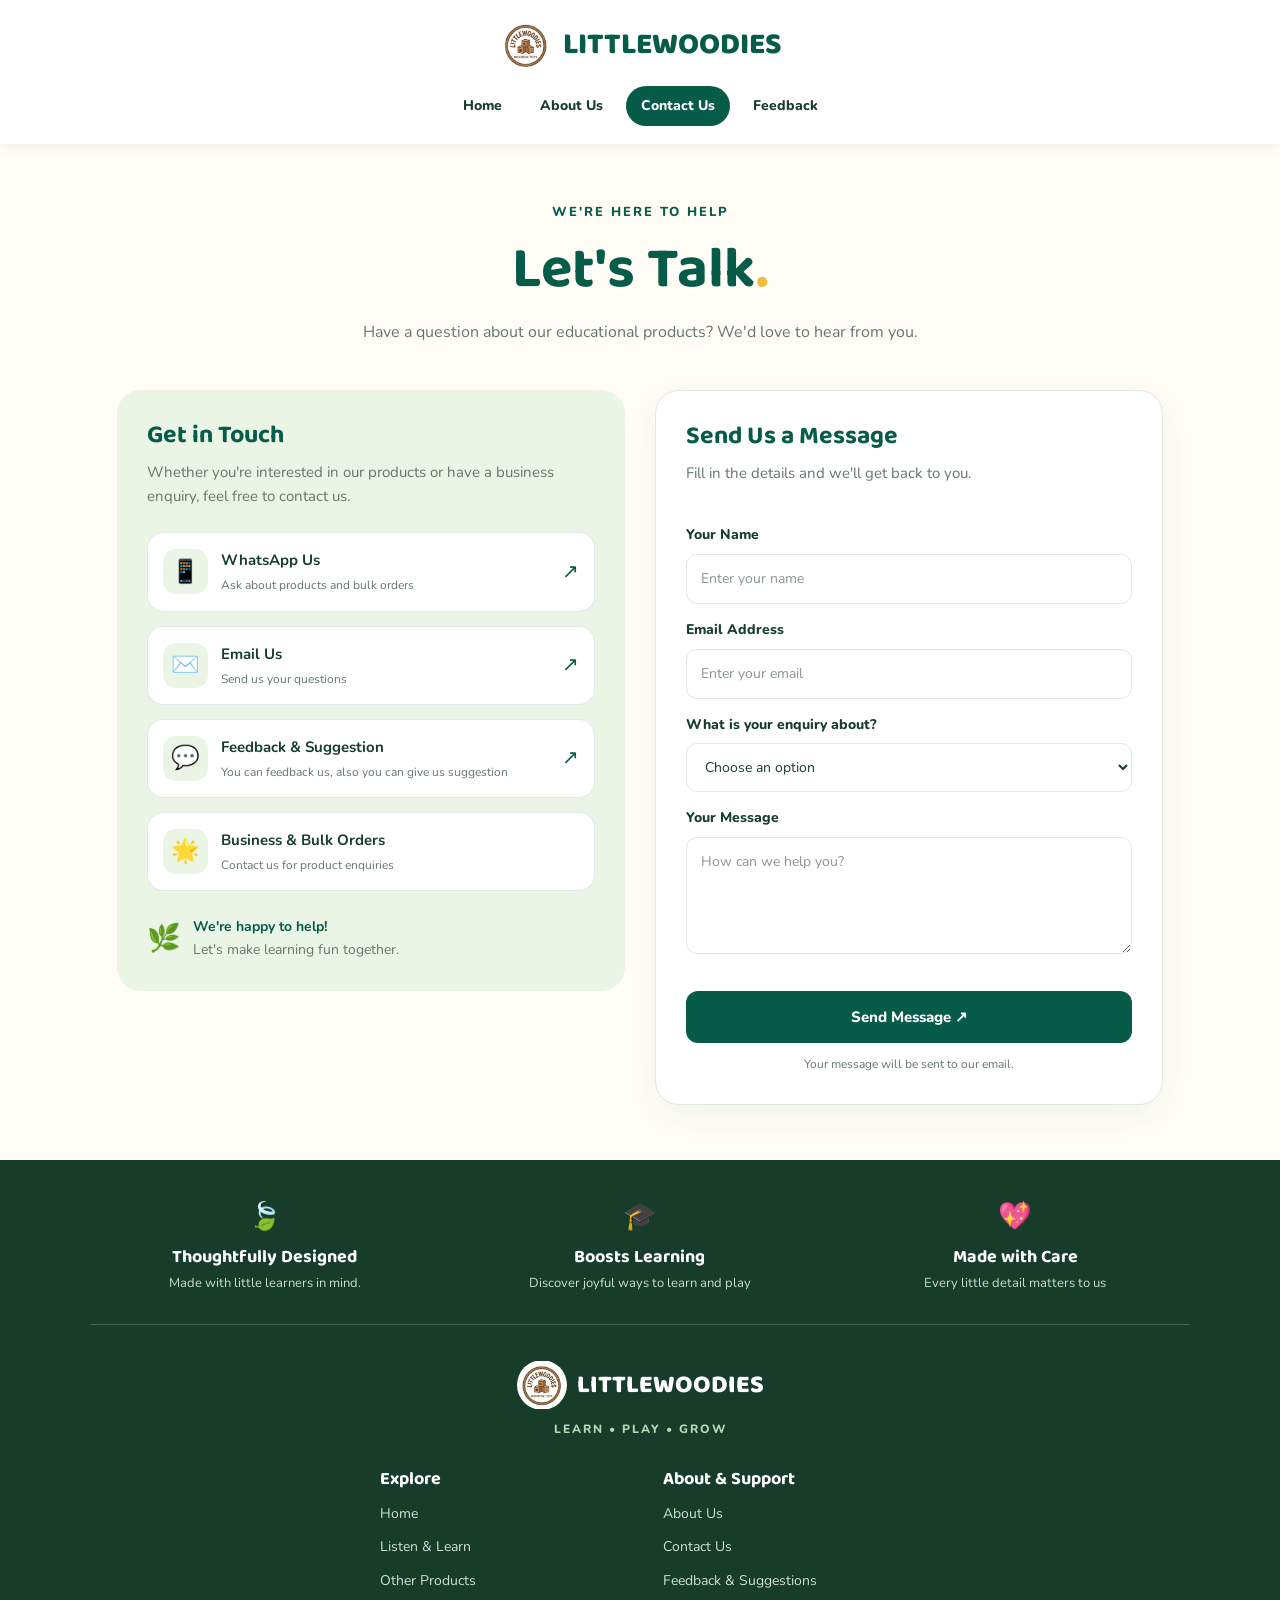
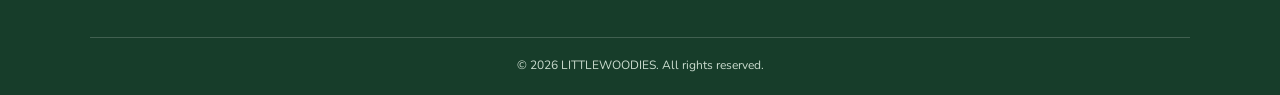
<file: contact.html>
<!DOCTYPE html>
<html lang="en">
    <head>
        <!-- Google tag (gtag.js) -->
        <script async src="https://www.googletagmanager.com/gtag/js?id=G-ZGXZ30M7RF"></script>
        <script>
            window.dataLayer = window.dataLayer || [];
            function gtag(){dataLayer.push(arguments);}
            gtag('js', new Date());
            gtag('config', 'G-ZGXZ30M7RF');
        </script>
        <meta charset="UTF-8">
        <meta name="viewport" content="width=device-width, initial-scale=1.0">
        <meta name="description" content="Get in touch with Littlewoodies for product inquiries, bulk orders, and support. Contact us via WhatsApp, email, or our quick message form.">
        <!-- Google Fonts-->
        <link rel="preconnect" href="https://fonts.googleapis.com">
        <link rel="preconnect" href="https://fonts.gstatic.com" crossorigin>
        <link href="https://fonts.googleapis.com/css2?family=Baloo+2:wght@500;600;700;800&family=Nunito:wght@400;500;600;700;800&display=swap" rel="stylesheet">
        <!-- LOGO AND TITTLE -->
        <link rel="icon" type="image/jpeg" href="image/logo.jpeg">
        <title>Contact Us | Littlewoodies - Get in Touch</title>
        <link rel="stylesheet" href="contact.css">
        <!-- canonical tag -->
        <link rel="canonical" href="https://littlewoodies.netlify.app/contact">
    </head>
    <body>
        <header>
            <div class="brand">
                <img class="logo" src="image/logo.jpeg" alt="Littlewoodies Logo">
                <span class="brand-name">LITTLEWOODIES</span>
            </div>
            <div class="navbar">
                <nav aria-label="Main navigation">
                    <a href="index.html">Home</a>
                    <a href="about.html">About Us</a>
                    <a href="contact.html" class="active">Contact Us</a>
                    <a href="Feedback.html">Feedback</a>
                </nav>
            </div>
        </header>
        <main class="contact-page">
            <section class="contact-hero">
                <span class="eyebrow">WE'RE HERE TO HELP</span>
                <h1>Let's Talk<span>.</span></h1>
                <p>Have a question about our educational products? We'd love to hear from you.</p>
            </section>
            <section class="contact-layout">
                <!-- CONTACT INFORMATION -->
                <div class="contact-info">
                    <h2>Get in Touch</h2>
                    <p class="info-intro">Whether you're interested in our products or have a business enquiry, feel free to contact us.</p>
                    <a class="contact-card" href="https://wa.me/919971174589" target="_blank" rel="noopener noreferrer">
                        <span class="contact-icon">📱</span>
                        <span class="contact-text">
                            <strong>WhatsApp Us</strong>
                            <small>Ask about products and bulk orders</small>
                        </span>
                        <span class="arrow">↗</span>
                    </a>
                    <a class="contact-card" href="mailto:littlewoodies4@gmail.com">
                        <span class="contact-icon">✉️</span>
                        <span class="contact-text">
                            <strong>Email Us</strong>
                            <small>Send us your questions</small>
                        </span>
                        <span class="arrow">↗</span>
                    </a>
                    <a class="contact-card" href="Feedback.html">
                        <span class="contact-icon">💬</span>
                        <span class="contact-text">
                            <strong>Feedback & Suggestion</strong>
                            <small>You can feedback us, also you can give us suggestion</small>
                        </span>
                        <span class="arrow">↗</span>
                    </a>
                    <div class="contact-card">
                        <span class="contact-icon">🌟</span>
                        <span class="contact-text">
                            <strong>Business &amp; Bulk Orders</strong>
                            <small>Contact us for product enquiries</small>
                        </span>
                    </div>
                    <div class="contact-note">
                        <span>🌿</span>
                        <p><strong>We're happy to help!</strong><br>Let's make learning fun together.</p>
                    </div>
                </div>
                <!-- CONTACT FORM -->
                <div class="contact-form-box">
                    <h2>Send Us a Message</h2>
                    <p class="form-intro">Fill in the details and we'll get back to you.</p>
                    <form action="https://api.web3forms.com/submit" method="POST" id="contactForm">
                        <!-- Web3Forms access key -->
                        <input type="hidden" name="access_key" value="90ff576f-5acd-48d9-8030-fd35d4eb4364">
                        <!-- Email subject -->
                        <input type="hidden" name="subject" value="New LITTLEWOODIES Contact Enquiry">
                        <input type="hidden" name="from_name" value="LITTLEWOODIES Website">
                        <!-- Spam protection -->
                        <input type="checkbox" name="botcheck" style="display:none;">
                        <label for="name">Your Name</label>
                        <input type="text" id="name" name="name" placeholder="Enter your name" maxlength="100" required>
                        <label for="email">Email Address</label>
                        <input type="email" id="email" name="email" placeholder="Enter your email" maxlength="254" required>
                        <label for="subjectSelect">What is your enquiry about?</label>
                        <select id="subjectSelect" name="enquiry_type" required>
                            <option value="" disabled selected>Choose an option</option>
                            <option value="Product Enquiry">Product Enquiry</option>
                            <option value="Bulk Order">Bulk Order</option>
                            <option value="Website / Listen & Learn">Website / Listen &amp; Learn</option>
                            <option value="Other">Other</option>
                        </select>
                        <label for="message">Your Message</label>
                        <textarea id="message" name="message" rows="4" maxlength="3000" placeholder="How can we help you?" required></textarea>
                        <!-- hCaptcha widget -->
                        <div class="h-captcha" data-captcha="true"></div>
                            <button type="submit" id="submitButton">Send Message ↗</button>
                            <p id="formStatus" class="form-disclaimer" role="status" aria-live="polite">Your message will be sent to our email.</p>
                    </form>     
                </div>
            </section>
        </main>
        <footer>
            <div class="footer-features">
                <div class="feature">
                    <span class="feature-icon" aria-hidden="true">🍃</span>
                    <h3>Thoughtfully Designed</h3>
                    <p>Made with little learners in mind.</p>
                </div>
                <div class="feature">
                    <span class="feature-icon" aria-hidden="true">🎓</span>
                    <h3>Boosts Learning</h3>
                    <p>Discover joyful ways to learn and play</p>
                </div>
                <div class="feature">
                    <span class="feature-icon" aria-hidden="true">💖</span>
                    <h3>Made with Care</h3>
                    <p>Every little detail matters to us</p>
                </div>
            </div>
            <div class="footer-main">
                <div class="footer-brand">
                    <a href="index.html" class="footer-logo">
                        <img class="logo" src="image/logo.jpeg" alt="Littlewoodies Logo">
                        <span>LITTLEWOODIES</span>
                    </a>
                    <p class="slogan">LEARN • PLAY • GROW</p>
                </div>
                <div class="footer-links">
                    <div>
                        <h3>Explore</h3>
                        <ul>
                            <li><a href="index.html">Home</a></li>
                            <li><a href="Learn.html">Listen & Learn</a></li>
                            <li><a href="Products.html">Other Products</a></li>
                        </ul>
                    </div>
                    <div>
                        <h3>About & Support</h3>
                        <ul>
                            <li><a href="About.html">About Us</a></li>
                            <li><a href="contact.html">Contact Us</a></li>
                            <li><a href="Feedback.html">Feedback & Suggestions</a></li>
                        </ul>
                    </div>
                </div>
            </div>
            <div class="copyright">
                <p>&copy; 2026 LITTLEWOODIES. All rights reserved.</p>
            </div>
        </footer>
        <!-- Web3Forms CAPTCHA support -->
        <script src="https://web3forms.com/client/script.js" async defer></script>
        <!-- AJAX FORM SUBMISSION -->
        <script>
            const contactForm = document.getElementById("contactForm");
            const formStatus = document.getElementById("formStatus");
            const submitButton = document.getElementById("submitButton");
            contactForm.addEventListener("submit", async function (event) {
                   event.preventDefault();
                // Prevent submission without CAPTCHA
                const captchaResponse = contactForm.querySelector(
                    'textarea[name="h-captcha-response"]'
                );
                if (!captchaResponse || !captchaResponse.value.trim()) {
                    formStatus.textContent =
                        "Please complete the CAPTCHA verification first.";
                    formStatus.style.color = "#b42318";
                    return;
                }
                const originalButtonText = "Send Message ↗";
                submitButton.disabled = true;
                submitButton.textContent = "Sending...";
                formStatus.textContent = "Sending your message...";
                formStatus.style.color = "#66766f";
                try {
                    const response = await fetch(
                        "https://api.web3forms.com/submit",
                        {
                            method: "POST",
                            body: new FormData(contactForm),
                            headers: {
                                "Accept": "application/json"
                            }
                        }
                    );
                    const result = await response.json();
                    if (response.ok && result.success) {
                        contactForm.reset();
                        formStatus.textContent =
                            "Thank you! Your message has been sent successfully.";

                        formStatus.style.color = "#075b49";
                    }   
                    else {
                        formStatus.textContent =
                            result.message ||
                            "Unable to send your message. Please try again.";
                        formStatus.style.color = "#b42318";
                    }
                }
                catch (error) {
                    formStatus.textContent =
                        "Connection error. Please check your internet and try again.";
                    formStatus.style.color = "#b42318";
                }
                finally {
                    submitButton.disabled = false;
                    submitButton.textContent = originalButtonText;
                }
            });
        </script>
    </body>
</html>
</file>
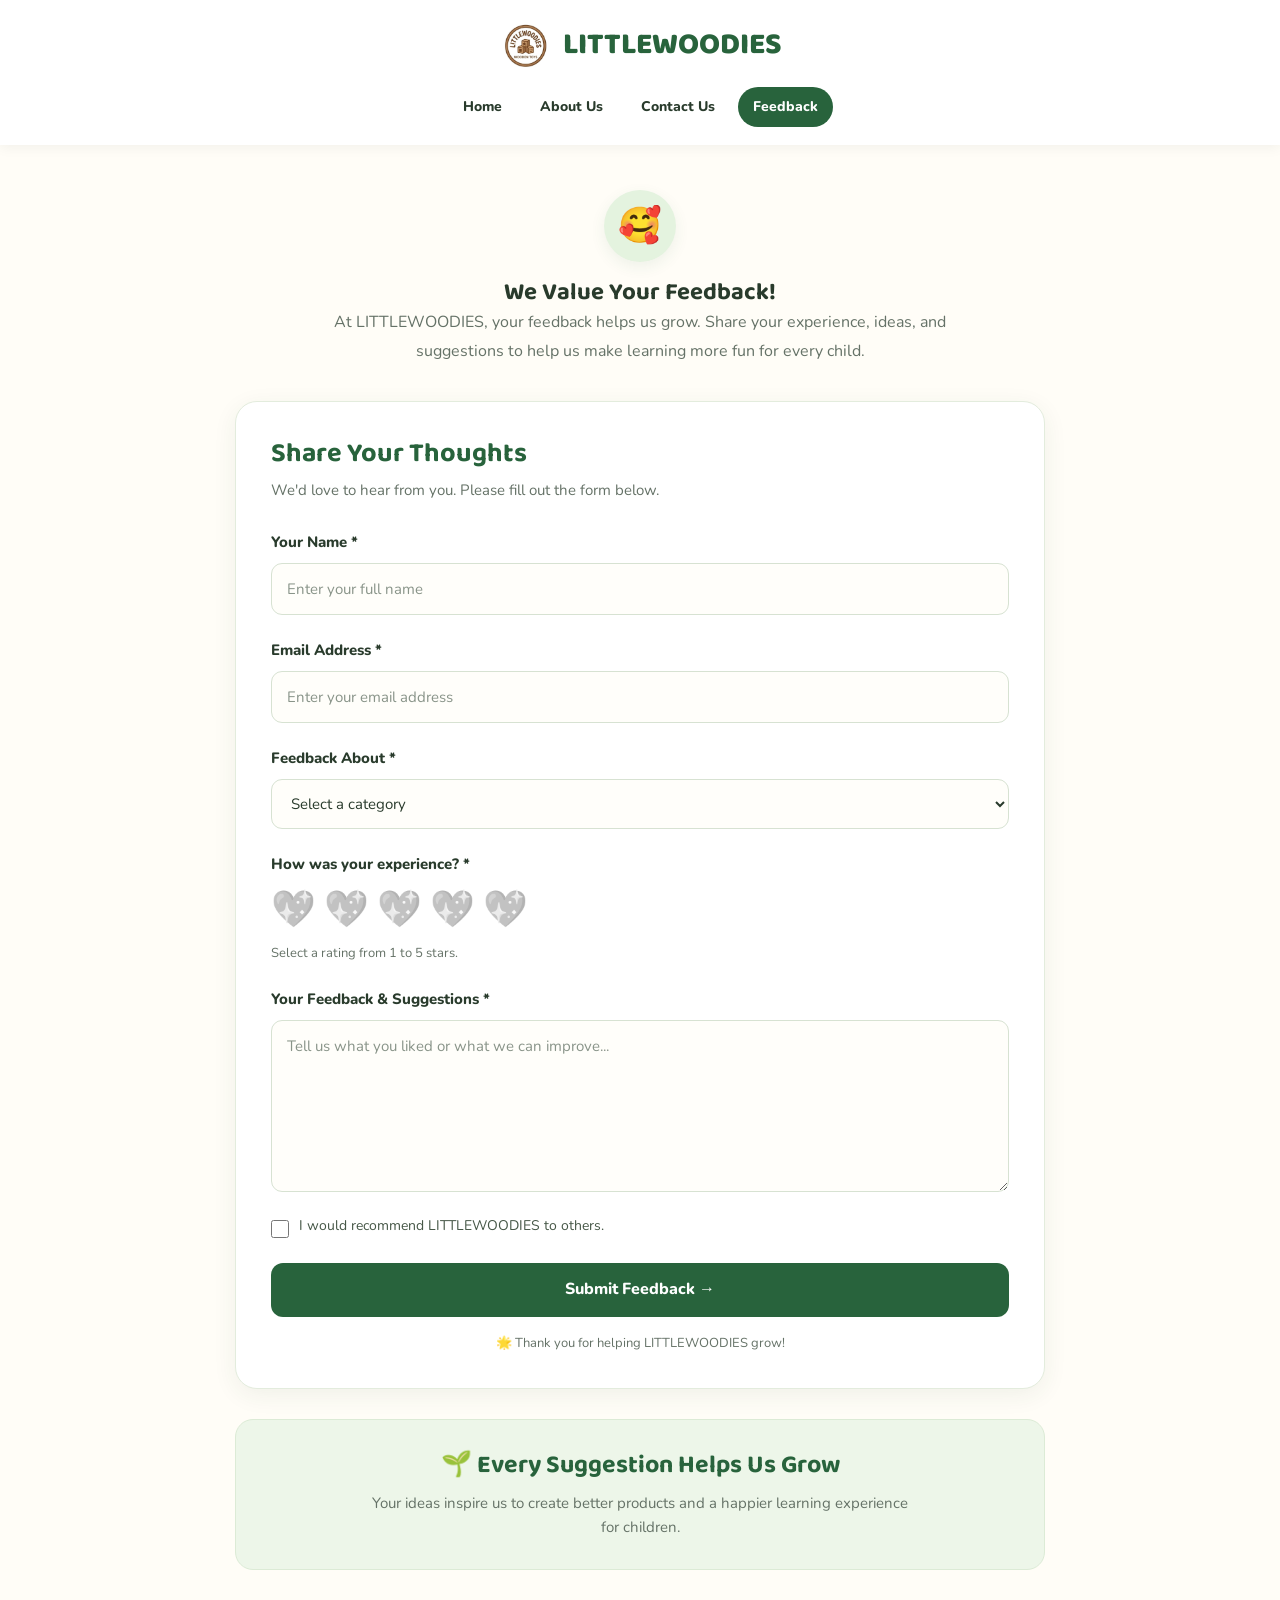
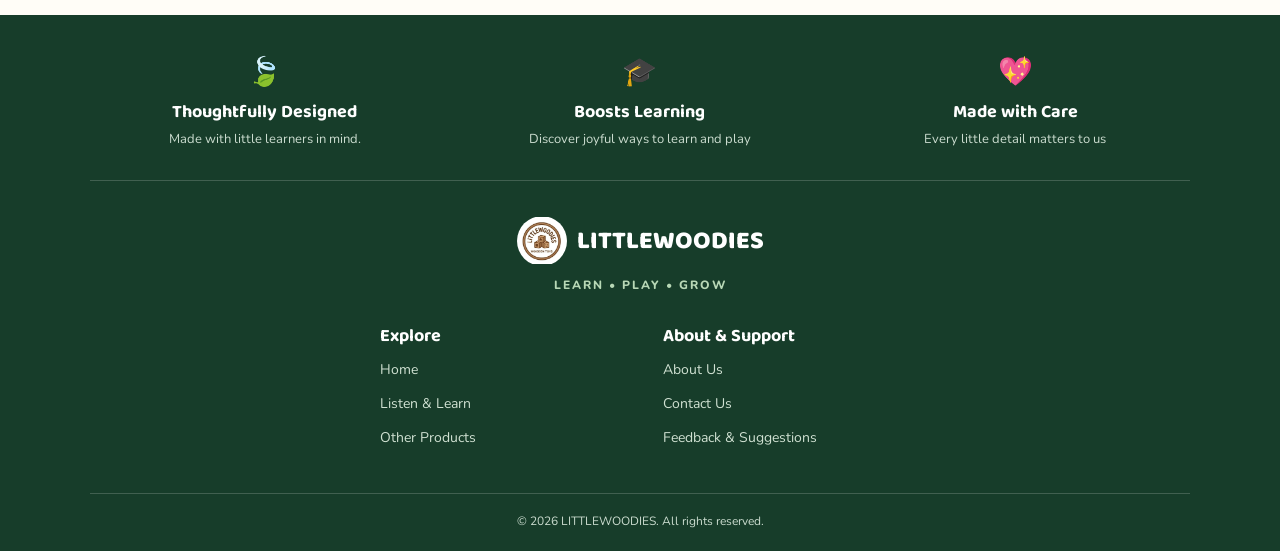
<file: Feedback.html>
<!DOCTYPE html>
<html lang="en">
    <head>
        <!-- Google tag (gtag.js) -->
        <script async src="https://www.googletagmanager.com/gtag/js?id=G-ZGXZ30M7RF"></script>
        <script>
            window.dataLayer = window.dataLayer || [];
            function gtag(){dataLayer.push(arguments);}
            gtag('js', new Date());
            gtag('config', 'G-ZGXZ30M7RF');
        </script>
        <meta charset="UTF-8">
        <meta name="viewport" content="width=device-width, initial-scale=1.0">
        <meta name="description" content="Share your experience and suggestions with Littlewoodies. Help us improve our wooden toys, educational tools, and learning activities for kids.">
        <!-- Google Fonts -->
        <link rel="preconnect" href="https://fonts.googleapis.com">
        <link rel="preconnect" href="https://fonts.gstatic.com" crossorigin>
        <link href="https://fonts.googleapis.com/css2?family=Baloo+2:wght@500;600;700;800&family=Nunito:wght@400;500;600;700;800&display=swap" rel="stylesheet">
        <!-- LOGO AND TITLE -->
        <link rel="icon" type="image/jpeg" href="image/logo.jpeg">
        <title>Feedback & Suggestions | Littlewoodies</title>
        <link rel="stylesheet" href="Feedback.css">
        <!-- canonical tag -->
         <link rel="canonical" href="https://littlewoodies.netlify.app/feedback">
    </head>
    <body>
        <header>
            <div class="brand">
                    <img class="logo" src="image/logo.jpeg" alt="Littlewoodies Logo">
                    <span class="brand-name">LITTLEWOODIES</span>
            </div>
            <div class="navbar">
                <nav aria-label="Main navigation">
                    <a href="index.html">Home</a>
                    <a href="About.html">About Us</a>
                    <a href="contact.html">Contact Us</a>
                    <a href="Feedback.html" class="active" aria-current="page">Feedback</a>
                </nav>
            </div>
        </header>
        <main class="feedback-container">
            <section class="feedback-intro">
                <span class="intro-icon">🥰</span>
                <h1>We Value Your Feedback!</h1>
                <p>At LITTLEWOODIES, your feedback helps us grow. Share your experience, ideas, and suggestions to help us make learning more fun for every child.</p>
            </section>
            
            <!-- FEEDBACK FORM -->
            <section class="feedback-card">
                <h2>Share Your Thoughts</h2>
                <p class="form-description">We'd love to hear from you. Please fill out the form below.</p>
                <form id="feedbackForm">
                    <!-- NAME -->
                    <div class="form-group">
                        <label for="name">Your Name *</label>
                        <input type="text" id="name" name="name" placeholder="Enter your full name" autocomplete="name" required>
                    </div>
                    <!-- EMAIL -->
                    <div class="form-group">
                        <label for="email">Email Address *</label>
                        <input type="email" id="email" name="email" placeholder="Enter your email address" autocomplete="email" required>
                    </div>
                    <!-- FEEDBACK CATEGORY -->
                    <div class="form-group">
                        <label for="category">Feedback About *</label>
                        <select id="category" name="category" required>
                            <option value="" disabled selected>Select a category</option>
                            <option value="Products">Our Products</option>
                            <option value="Listen and Learn">Listen & Learn</option>
                            <option value="Website">Website Experience</option>
                            <option value="Customer Service">Customer Service</option>
                            <option value="Suggestion">Suggestion / New Idea</option>
                            <option value="Other">Other</option>
                        </select>
                    </div>
                    <!-- STAR RATING -->
                    <div class="form-group">
                        <label>How was your experience? *</label>
                        <div class="rating" role="radiogroup" aria-label="Rate your experience">
                            <input type="radio" id="star5" name="rating" value="5" required>
                            <label for="star5" title="5 hearts">💖</label>
                            <input type="radio" id="star4" name="rating" value="4">
                            <label for="star4" title="4 hearts">💖</label>
                            <input type="radio" id="star3" name="rating" value="3">
                            <label for="star3" title="3 hearts">💖</label>
                            <input type="radio" id="star2" name="rating" value="2">
                            <label for="star2" title="2 hearts">💖</label>
                            <input type="radio" id="star1" name="rating" value="1">
                            <label for="star1" title="1 heart">💖</label>
                        </div>
                        <p class="rating-hint">Select a rating from 1 to 5 stars.</p>
                    </div>
                    <!-- FEEDBACK MESSAGE -->
                    <div class="form-group">
                        <label for="message">Your Feedback & Suggestions *</label>
                        <textarea id="message" name="message" rows="6" placeholder="Tell us what you liked or what we can improve..." required></textarea>
                    </div>
                    <!-- RECOMMENDATION -->
                    <div class="recommendation">
                        <input type="checkbox" id="recommend" name="recommend" value="Yes">
                        <label for="recommend">I would recommend LITTLEWOODIES to others.</label>
                    </div>
                    <!-- SUBMIT -->
                    <button type="submit" class="submit-btn">Submit Feedback →</button>
                    <p class="privacy-note">🌟 Thank you for helping LITTLEWOODIES grow!</p>
                    <p id="formMessage" class="form-message" role="status" aria-live="polite"></p>
                </form>
            </section>
            
            <!-- THANK YOU SECTION -->
            <section class="thank-you">
                <h2>🌱 Every Suggestion Helps Us Grow</h2>
                <p>Your ideas inspire us to create better products and a happier learning experience for children.</p>
            </section>
        </main>
        
        <footer>
            <div class="footer-features">
                <div class="feature">
                    <span class="feature-icon" aria-hidden="true">🍃</span>
                    <h3>Thoughtfully Designed</h3>
                    <p>Made with little learners in mind.</p>
                </div>
                <div class="feature">
                    <span class="feature-icon" aria-hidden="true">🎓</span>
                    <h3>Boosts Learning</h3>
                    <p>Discover joyful ways to learn and play</p>
                </div>
                <div class="feature">
                    <span class="feature-icon" aria-hidden="true">💖</span>
                    <h3>Made with Care</h3>
                    <p>Every little detail matters to us</p>
                </div>
            </div>
            <div class="footer-main">
                <div class="footer-brand">
                    <a href="index.html" class="footer-logo">
                        <img class="logo" src="image/logo.jpeg" alt="Littlewoodies Logo">
                        <span>LITTLEWOODIES</span>
                    </a>
                    <p class="slogan">LEARN • PLAY • GROW</p>
                </div>
                <div class="footer-links">
                    <div>
                        <h3>Explore</h3>
                        <ul>
                            <li><a href="index.html">Home</a></li>
                            <li><a href="Learn.html">Listen & Learn</a></li>
                            <li><a href="Products.html">Other Products</a></li>
                        </ul>
                    </div>
                    <div>
                        <h3>About & Support</h3>
                        <ul>
                            <li><a href="About.html">About Us</a></li>
                            <li><a href="contact.html">Contact Us</a></li>
                            <li><a href="Feedback.html">Feedback & Suggestions</a></li>
                        </ul>
                    </div>
                </div>
            </div>
            <div class="copyright">
                <p>&copy; 2026 LITTLEWOODIES. All rights reserved.</p>
            </div>
        </footer>

        <script>
            const feedbackForm = document.getElementById("feedbackForm");
            const formMessage = document.getElementById("formMessage");
            const submitButton = feedbackForm.querySelector(".submit-btn");
            const scriptURL = "https://script.google.com/macros/s/AKfycbyG1cnN9stsLrsm5g4NWhNHU80QIREHa5HDkrCD6lj-Mi4LILB1Z_4FLYF125mwGFwEyA/exec";
            
            feedbackForm.addEventListener("submit", async function(event) {
                event.preventDefault();
                if (!feedbackForm.reportValidity()) {
                    return;
                }
                if (!scriptURL.startsWith("https://script.google.com/macros/s/") || !scriptURL.endsWith("/exec")) {
                    formMessage.textContent = "Please configure the Google Apps Script URL first.";
                    formMessage.classList.add("visible");
                    return;
                }
                
                submitButton.disabled = true;
                submitButton.textContent = "Submitting...";
                formMessage.classList.add("visible");
                formMessage.textContent = "Submitting your feedback...";
                
                try {
                    const formData = new FormData(feedbackForm);
                    const data = new URLSearchParams();
                    for (const [key, value] of formData.entries()) {
                        data.append(key, value);
                    }
                    await fetch(scriptURL, {
                        method: "POST",
                        mode: "no-cors",
                        body: data
                    });
                    formMessage.textContent = "Your feedback request has been sent. 😍";
                    feedbackForm.reset();
                } 
                catch (error) {
                    formMessage.textContent = "We could not send your feedback. Please check your internet connection and try again.";
                }
                finally {
                    submitButton.disabled = false;
                    submitButton.textContent = "Submit Feedback →";
                }
            });
        </script>
    </body>
</html>
</file>
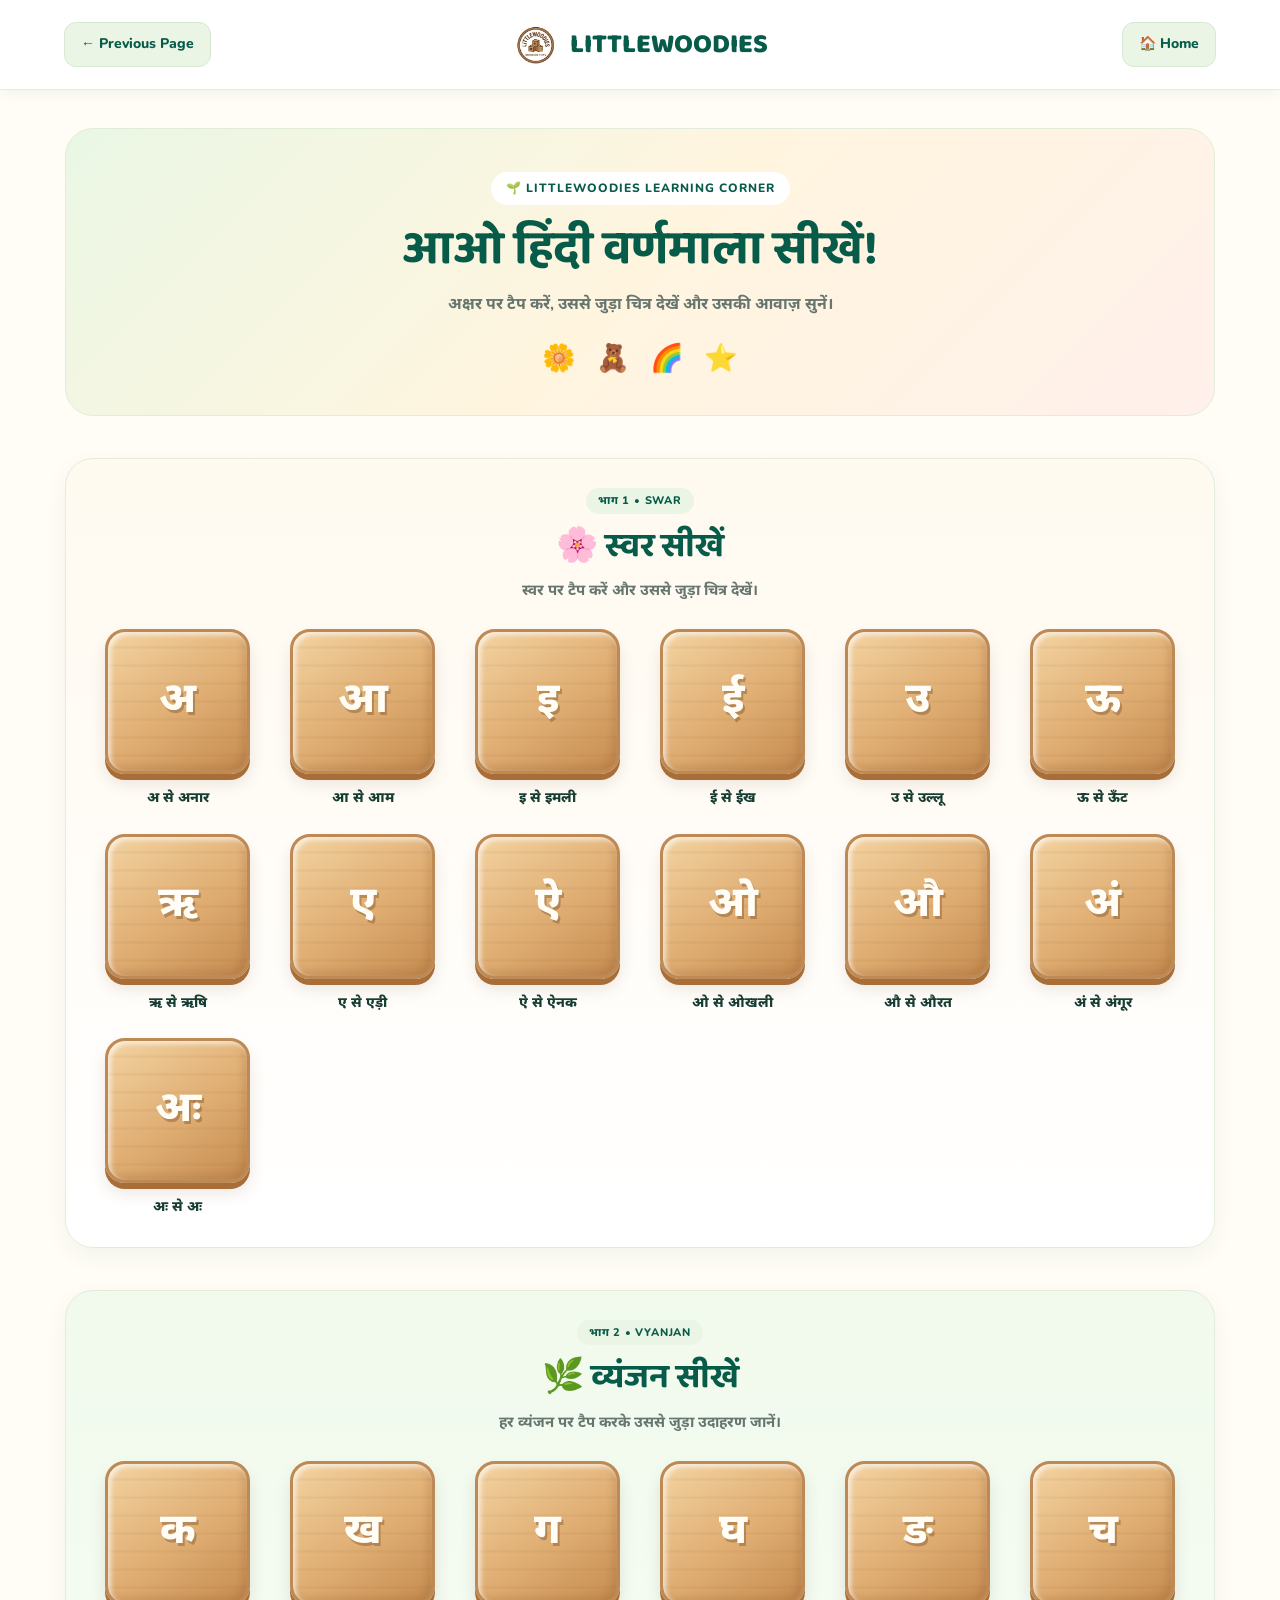
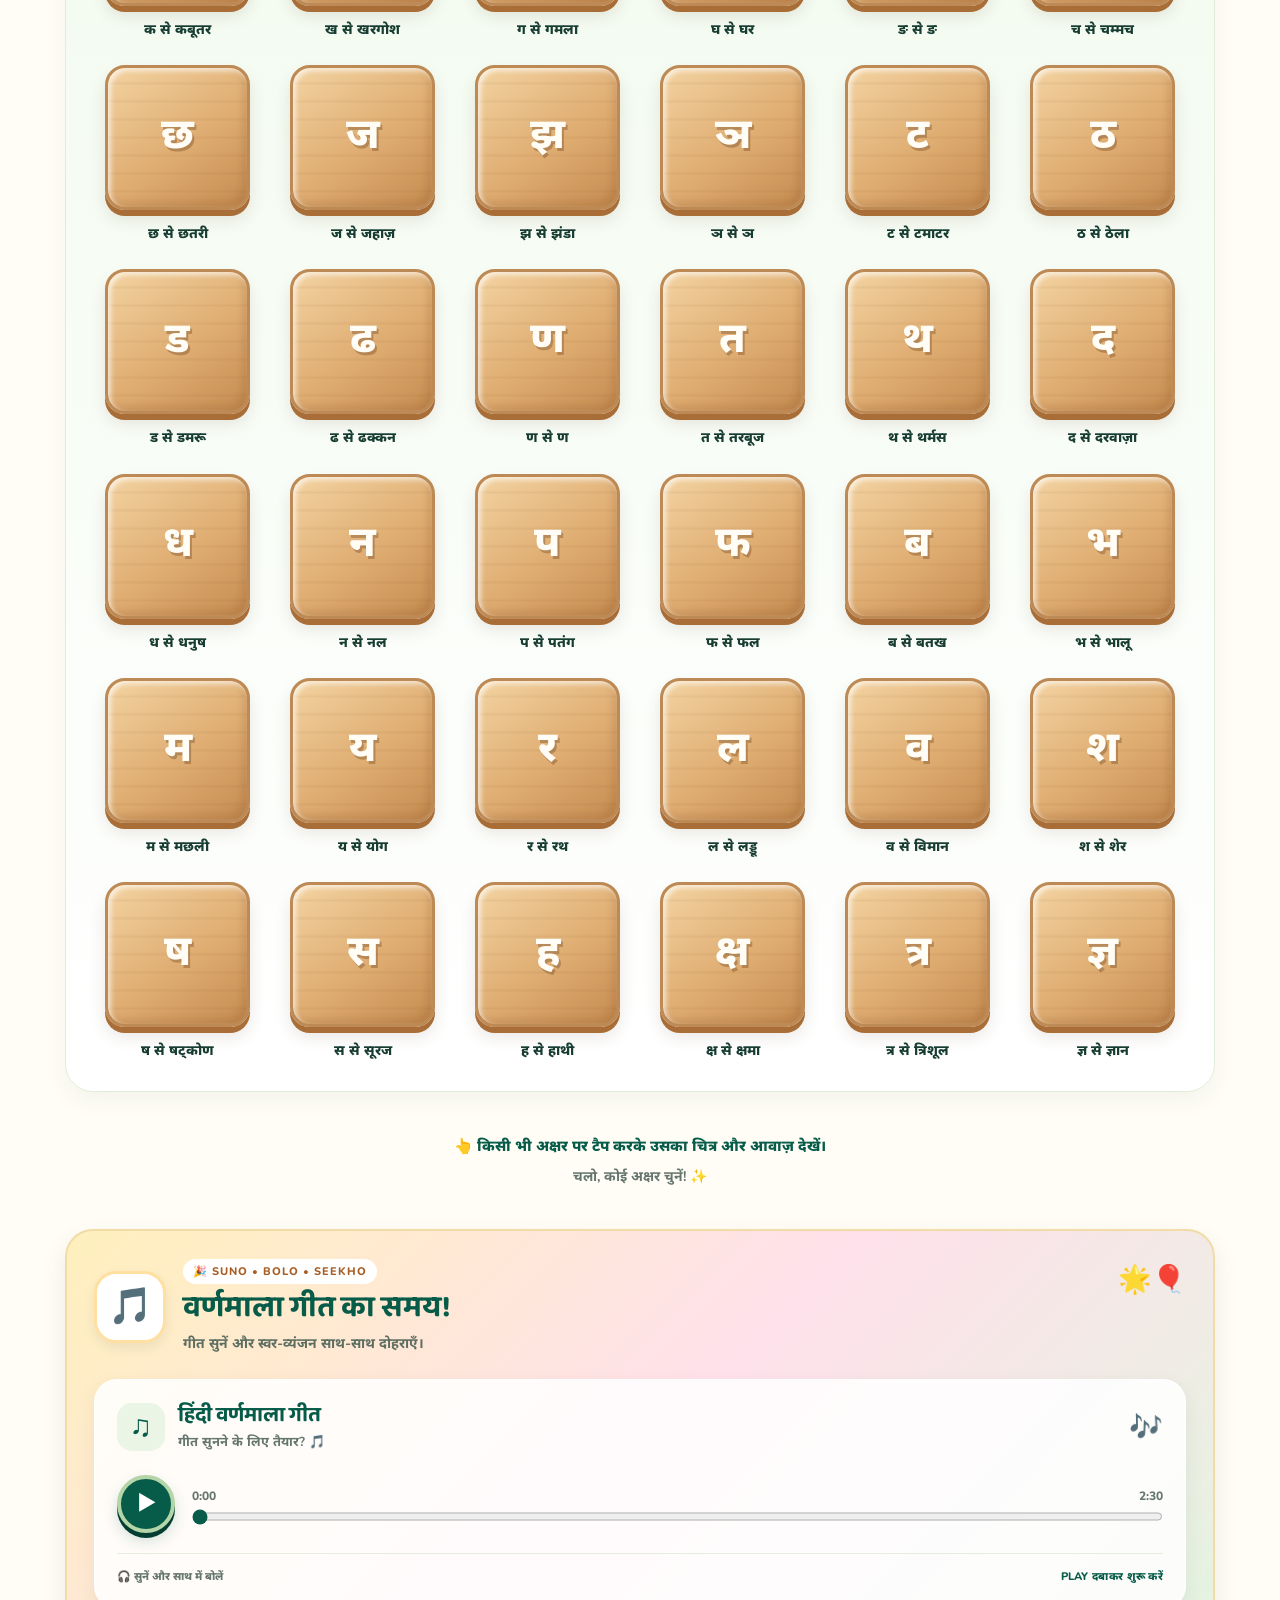
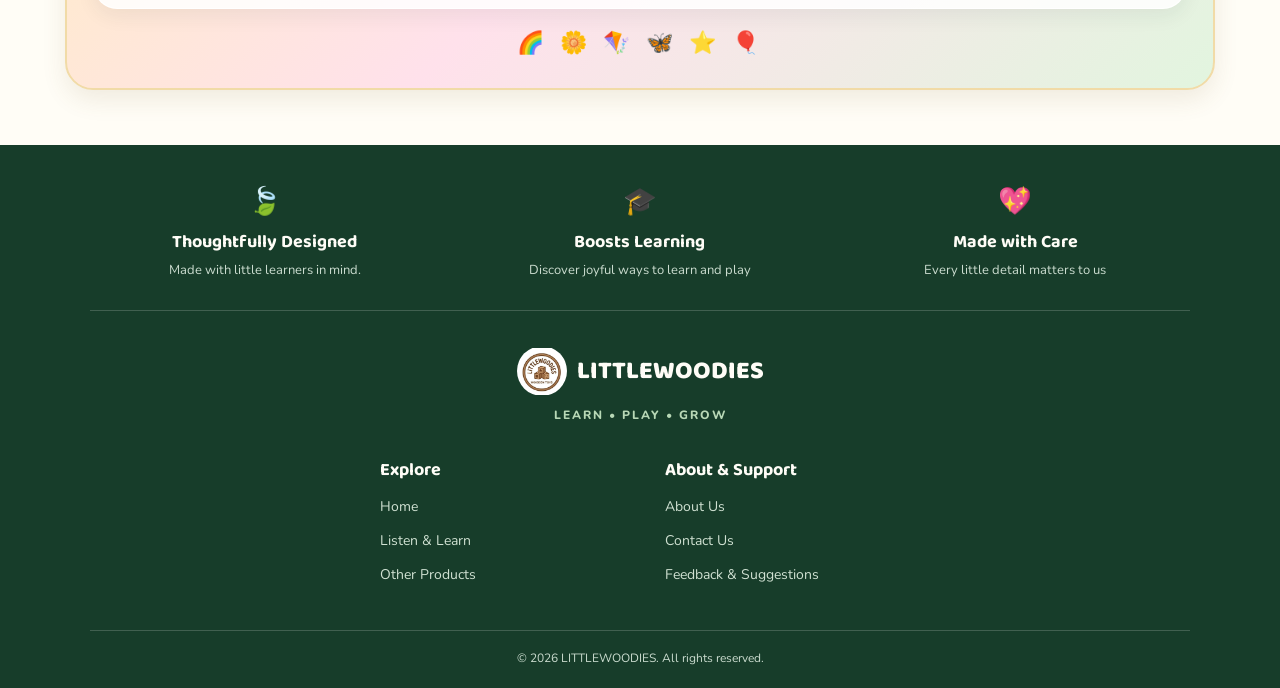
<file: hindi.html>
<!DOCTYPE html>
<html lang="hi">
    <head>
        <!-- Google tag (gtag.js) -->
        <script async src="https://www.googletagmanager.com/gtag/js?id=G-ZGXZ30M7RF"></script>
        <script>
            window.dataLayer = window.dataLayer || [];
            function gtag(){dataLayer.push(arguments);}
            gtag('js', new Date());
            gtag('config', 'G-ZGXZ30M7RF');
        </script>
        <meta charset="UTF-8">
        <meta name="viewport" content="width=device-width, initial-scale=1.0">
        <meta name="description" content="Learn Hindi Swar and Vyanjan with interactive wooden cards, phonics sounds, and fun educational songs for kids at Littlewoodies.">
        <!-- Google fonts -->
        <meta name="google" content="notranslate">
        <link rel="preconnect" href="https://fonts.googleapis.com">
        <link rel="preconnect" href="https://fonts.gstatic.com" crossorigin>
        <link href="https://fonts.googleapis.com/css2?family=Baloo+2:wght@500;600;700;800&family=Nunito:wght@400;500;600;700;800&family=Noto+Sans+Devanagari:wght@400;500;600;700;800&display=swap" rel="stylesheet">
        <!-- LOGO AND TITLE -->
        <link rel="icon" type="image/jpeg" href="image/logo.jpeg">
        <title>Hindi Varnamala Learning & Songs | Littlewoodies</title>
        <link rel="stylesheet" href="hindi.css">
        <!-- canonical tag -->
        <link rel="canonical" href="https://littlewoodies.netlify.app/hindi">
    </head>
    <body>
        <header class="page-header">
            <a href="Learn.html" class="nav-link previous-link">← Previous Page</a>
            <a href="index.html" class="brand" aria-label="LITTLEWOODIES Home">
                <img src="image/logo.jpeg" alt="LITTLEWOODIES Logo">
                <span>LITTLEWOODIES</span>
            </a>
            <a href="index.html" class="nav-link home-link">🏠 Home</a>
        </header>
        <main class="learning-page">
            <section class="intro">
                <span class="intro-tag">🌱 LITTLEWOODIES LEARNING CORNER</span>
                <h1>आओ हिंदी वर्णमाला सीखें!</h1>
                <p>अक्षर पर टैप करें, उससे जुड़ा चित्र देखें और उसकी आवाज़ सुनें।</p>
                <div class="intro-decor" aria-hidden="true">
                    <span>🌼</span>
                    <span>🧸</span>
                    <span>🌈</span>
                    <span>⭐</span>
                </div>
            </section>
            
            <!-- SWAR SECTION -->
            <section class="varnamala-section swar-section" aria-labelledby="swarHeading">
                <div class="section-heading">
                    <span class="section-kicker">भाग 1 • SWAR</span>
                    <h2 id="swarHeading">🌸 स्वर सीखें</h2>
                    <p>स्वर पर टैप करें और उससे जुड़ा चित्र देखें।</p>
                </div>
                <div class="alphabet-grid" id="swarGrid" aria-label="हिंदी स्वर सीखने के बटन"></div>
            </section>
            
            <!-- VYANJAN SECTION -->
            <section class="varnamala-section vyanjan-section" aria-labelledby="vyanjanHeading">
                <div class="section-heading">
                    <span class="section-kicker">भाग 2 • VYANJAN</span>
                    <h2 id="vyanjanHeading">🌿 व्यंजन सीखें</h2>
                    <p>हर व्यंजन पर टैप करके उससे जुड़ा उदाहरण जानें।</p>
                </div>
                <div class="alphabet-grid" id="vyanjanGrid" aria-label="हिंदी व्यंजन सीखने के बटन"></div>
            </section>
            
            <p class="instructions">👆 किसी भी अक्षर पर टैप करके उसका चित्र और आवाज़ देखें।</p>
            <p id="audioStatus" class="audio-status" role="status" aria-live="polite">चलो, कोई अक्षर चुनें! ✨</p>
            
            <!-- ONE SHARED HINDI SONG PLAYER -->
            <section class="song-section">
                <div class="song-top">
                    <div class="song-icon" id="musicIcon" aria-hidden="true">🎵</div>
                    <div class="song-details">
                        <span class="song-label">🎉 SUNO • BOLO • SEEKHO</span>
                        <h2>वर्णमाला गीत का समय!</h2>
                        <p>गीत सुनें और स्वर-व्यंजन साथ-साथ दोहराएँ।</p>
                    </div>
                    <div class="song-stars" aria-hidden="true">🌟🎈</div>
                </div>
                <div class="music-player">
                    <div class="player-heading">
                        <span class="equalizer" aria-hidden="true">♫</span>
                        <div>
                            <h3>हिंदी वर्णमाला गीत</h3>
                            <p id="songMessage">गीत सुनने के लिए Play दबाएँ।</p>
                        </div>
                        <span class="music-note" aria-hidden="true">🎶</span>
                    </div>
                    <div class="player-controls">
                        <button type="button" id="playSong" class="play-button" aria-label="गीत चलाएँ">▶</button>
                        <div class="track-area">
                            <div class="track-labels">
                                <span id="currentTime">0:00</span>
                                <span id="duration">0:00</span>
                            </div>
                            <input id="songProgress" class="song-progress" type="range" min="0" max="100" value="0" aria-label="गीत की प्रगति">
                        </div>
                    </div>
                    <div class="player-bottom">
                        <span>🎧 सुनें और साथ में बोलें</span>
                        <span id="playerStatus">PLAY दबाकर शुरू करें</span>
                    </div>
                    <audio id="songPlayer" preload="metadata">
                        <source src="./audio/hindi/varnamalasong.mpeg" type="audio/mpeg">
                        आपका ब्राउज़र ऑडियो चलाने में सहायता नहीं करता।
                    </audio>
                </div>
                <div class="song-rainbow" aria-hidden="true">🌈 🌼 🪁 🦋 ⭐ 🎈</div>
            </section>
        </main>
        
        <footer>
            <div class="footer-features">
                <div class="feature">
                    <span class="feature-icon" aria-hidden="true">🍃</span>
                    <h3>Thoughtfully Designed</h3>
                    <p>Made with little learners in mind.</p>
                </div>
                <div class="feature">
                    <span class="feature-icon" aria-hidden="true">🎓</span>
                    <h3>Boosts Learning</h3>
                    <p>Discover joyful ways to learn and play</p>
                </div>
                <div class="feature">
                    <span class="feature-icon" aria-hidden="true">💖</span>
                    <h3>Made with Care</h3>
                    <p>Every little detail matters to us</p>
                </div>
            </div>
            <div class="footer-main">
                <div class="footer-brand">
                    <a href="index.html" class="footer-logo">
                        <img class="logo" src="image/logo.jpeg" alt="LITTLEWOODIES Logo">
                        <span>LITTLEWOODIES</span>
                    </a>
                    <p class="slogan">LEARN • PLAY • GROW</p>
                </div>
                <div class="footer-links">
                    <div>
                        <h3>Explore</h3>
                        <ul>
                            <li><a href="index.html">Home</a></li>
                            <li><a href="Learn.html">Listen &amp; Learn</a></li>
                            <li><a href="Products.html">Other Products</a></li>
                        </ul>
                    </div>
                    <div>
                        <h3>About &amp; Support</h3>
                        <ul>
                            <li><a href="About.html">About Us</a></li>
                            <li><a href="contact.html">Contact Us</a></li>
                            <li><a href="Feedback.html">Feedback &amp; Suggestions</a></li>
                        </ul>
                    </div>
                </div>
            </div>
            <div class="copyright">
                <p>&copy; 2026 LITTLEWOODIES. All rights reserved.</p>
            </div>
        </footer>
        
        <audio id="letterAudio" preload="none"></audio>
        
        <script>
            // स्वर और उनके उदाहरण
            const swars = [
                { letter: "अ", word: "अनार", emoji: "🍎" },
                { letter: "आ", word: "आम", emoji: "🥭" },
                { letter: "इ", word: "इमली", emoji: "🌿" },
                { letter: "ई", word: "ईख", emoji: "🎋" },
                { letter: "उ", word: "उल्लू", emoji: "🦉" },
                { letter: "ऊ", word: "ऊँट", emoji: "🐪" },
                { letter: "ऋ", word: "ऋषि", emoji: "🧘" },
                { letter: "ए", word: "एड़ी", emoji: "🦶" },
                { letter: "ऐ", word: "ऐनक", emoji: "👓" },
                { letter: "ओ", word: "ओखली", emoji: "🥣" },
                { letter: "औ", word: "औरत", emoji: "👩" },
                { letter: "अं", word: "अंगूर", emoji: "🍇" },
                { letter: "अः", word: "अः", emoji: "⬜" }
            ];
            
            // व्यंजन और उनके उदाहरण
            const vyanjans = [
                { letter: "क", word: "कबूतर", emoji: "🕊️" },
                { letter: "ख", word: "खरगोश", emoji: "🐰" },
                { letter: "ग", word: "गमला", emoji: "🪴" },
                { letter: "घ", word: "घर", emoji: "🏠" },
                { letter: "ङ", word: "ङ", emoji: "⬜" },
                { letter: "च", word: "चम्मच", emoji: "🥄" },
                { letter: "छ", word: "छतरी", emoji: "☂️" },
                { letter: "ज", word: "जहाज़", emoji: "🚢" },
                { letter: "झ", word: "झंडा", emoji: "🚩" },
                { letter: "ञ", word: "ञ", emoji: "⬜" },
                { letter: "ट", word: "टमाटर", emoji: "🍅" },
                { letter: "ठ", word: "ठेला", emoji: "🛒" },
                { letter: "ड", word: "डमरू", emoji: "🥁" },
                { letter: "ढ", word: "ढक्कन", emoji: "🫙" },
                { letter: "ण", word: "ण", emoji: "⬜" },
                { letter: "त", word: "तरबूज", emoji: "🍉" },
                { letter: "थ", word: "थर्मस", emoji: "🧴" },
                { letter: "द", word: "दरवाज़ा", emoji: "🚪" },
                { letter: "ध", word: "धनुष", emoji: "🏹" },
                { letter: "न", word: "नल", emoji: "🚰" },
                { letter: "प", word: "पतंग", emoji: "🪁" },
                { letter: "फ", word: "फल", emoji: "🍓" },
                { letter: "ब", word: "बतख", emoji: "🦆" },
                { letter: "भ", word: "भालू", emoji: "🐻" },
                { letter: "म", word: "मछली", emoji: "🐟" },
                { letter: "य", word: "योग", emoji: "🧘" },
                { letter: "र", word: "रथ", emoji: "🛺" },
                { letter: "ल", word: "लड्डू", emoji: "🍬" },
                { letter: "व", word: "विमान", emoji: "✈️" },
                { letter: "श", word: "शेर", emoji: "🦁" },
                { letter: "ष", word: "षट्कोण", emoji: "⬡" },
                { letter: "स", word: "सूरज", emoji: "☀️" },
                { letter: "ह", word: "हाथी", emoji: "🐘" },
                { letter: "क्ष", word: "क्षमा", emoji: "🙏" },
                { letter: "त्र", word: "त्रिशूल", emoji: "🔱" },
                { letter: "ज्ञ", word: "ज्ञान", emoji: "📚" }
            ];

            const letterAudio = document.getElementById("letterAudio");
            const audioStatus = document.getElementById("audioStatus");

            function createLetterCards(items, gridId) {
                const grid = document.getElementById(gridId);
                items.forEach(({ letter, word, emoji }, index) => {
                    const card = document.createElement("article");
                    card.className = "letter-card";
                    card.style.setProperty("--card-index", index);
                    
                    const button = document.createElement("button");
                    button.type = "button";
                    button.className = "wooden-letter";
                    button.textContent = letter;
                    button.setAttribute("aria-label", `${letter}, ${word}`);
                    button.setAttribute("aria-pressed", "false");
                    
                    const sentence = document.createElement("p");
                    sentence.className = "letter-sentence";
                    sentence.textContent = `${letter} से ${word}`;
                    
                    button.addEventListener("click", async () => {
                        clearTimeout(button.resetTimer);
                        button.textContent = emoji;
                        button.classList.add("revealed");
                        button.setAttribute("aria-label", `${letter} से ${word}`);
                        button.setAttribute("aria-pressed", "true");
                        
                        button.resetTimer = setTimeout(() => {
                            button.textContent = letter;
                            button.classList.remove("revealed");
                            button.setAttribute("aria-label", `${letter}, ${word}`);
                            button.setAttribute("aria-pressed", "false");
                        }, 4000);
                        
                        letterAudio.pause();
                        letterAudio.currentTime = 0;
                        letterAudio.src = `./audio/hindi/${letter}.mpeg`;
                        audioStatus.textContent = `🔊 ${letter} से ${word}`;
                        
                        try {
                            await letterAudio.play();
                        } catch (error) {
                            audioStatus.textContent = `${letter} की आवाज़ नहीं चल पाई। audio/hindi फ़ोल्डर में ${letter}.mpeg फ़ाइल जाँचें।`;
                            console.error("Letter audio error:", error);
                        }
                    }); 
                    
                    card.append(button, sentence);
                    grid.appendChild(card);
                });
            }

            createLetterCards(swars, "swarGrid");
            createLetterCards(vyanjans, "vyanjanGrid");

            letterAudio.addEventListener("ended", () => {
                audioStatus.textContent = "🌟 बहुत अच्छा! अब कोई दूसरा अक्षर चुनें।";
            });
            
            letterAudio.addEventListener("error", () => {
                audioStatus.textContent = "अक्षर की आवाज़ लोड नहीं हुई। कृपया audio/hindi फ़ाइलों का नाम और पाथ जाँचें।";
            });

            // Shared song player
            const songPlayer = document.getElementById("songPlayer");
            const playSong = document.getElementById("playSong");
            const songProgress = document.getElementById("songProgress");
            const currentTime = document.getElementById("currentTime");
            const duration = document.getElementById("duration");
            const songMessage = document.getElementById("songMessage");
            const playerStatus = document.getElementById("playerStatus");
            const musicIcon = document.getElementById("musicIcon");
            const musicPlayer = document.querySelector(".music-player");

            function formatTime(seconds) {
                if (!Number.isFinite(seconds) || seconds < 0) return "0:00";
                const minutes = Math.floor(seconds / 60);
                const remainingSeconds = Math.floor(seconds % 60);
                return `${minutes}:${String(remainingSeconds).padStart(2, "0")}`;
            }

            songPlayer.addEventListener("loadedmetadata", () => {
                duration.textContent = formatTime(songPlayer.duration);
            });

            playSong.addEventListener("click", async () => {
                if (songPlayer.paused) {
                    try {
                        await songPlayer.play();
                    } catch (error) {
                        playerStatus.textContent = "गीत नहीं चल पाया";
                        songMessage.textContent = "audio/hindi/varnamalasong.mpeg का नाम और पाथ जाँचें।";
                        console.error("Song playback error:", error);
                    }
                } else {
                    songPlayer.pause();
                } 
            });

            songPlayer.addEventListener("play", () => {
                playSong.textContent = "Ⅱ";
                playSong.setAttribute("aria-label", "गीत रोकें");
                playerStatus.textContent = "गीत चल रहा है ♪";
                songMessage.textContent = "आओ, साथ में गाएँ! 🎵";
                musicIcon.classList.add("is-playing");
                musicPlayer.classList.add("is-playing");
            });

            songPlayer.addEventListener("pause", () => {
                playSong.textContent = "▶";
                playSong.setAttribute("aria-label", "गीत चलाएँ");
                musicIcon.classList.remove("is-playing");
                musicPlayer.classList.remove("is-playing");
                
                if (songPlayer.ended) {
                    playerStatus.textContent = "गीत पूरा हुआ";
                    songMessage.textContent = "बहुत बढ़िया! फिर से सुनें। 🌟";
                } else {
                    playerStatus.textContent = "गीत रुका हुआ है";
                    songMessage.textContent = "जब चाहें फिर से शुरू करें।";
                }
            });

            songPlayer.addEventListener("timeupdate", () => {
                currentTime.textContent = formatTime(songPlayer.currentTime);
                if (Number.isFinite(songPlayer.duration) && songPlayer.duration > 0) {
                    songProgress.value = (songPlayer.currentTime / songPlayer.duration) * 100;
                }
            });

            songProgress.addEventListener("input", () => {
                if (Number.isFinite(songPlayer.duration) && songPlayer.duration > 0) {
                    songPlayer.currentTime = (Number(songProgress.value) / 100) * songPlayer.duration;
                }
            });

            songPlayer.addEventListener("ended", () => {
                songProgress.value = 0;
                currentTime.textContent = "0:00";
                playSong.textContent = "▶";
                playSong.setAttribute("aria-label", "गीत चलाएँ");
                playerStatus.textContent = "गीत पूरा हुआ";
                songMessage.textContent = "बहुत बढ़िया! फिर से सुनें। 🌟";
                musicIcon.classList.remove("is-playing");
                musicPlayer.classList.remove("is-playing");
            });

            songPlayer.addEventListener("error", () => {
                playerStatus.textContent = "ऑडियो फ़ाइल नहीं मिली";
                songMessage.textContent = "audio/hindi/varnamalasong.mpeg फ़ाइल का नाम और लोकेशन जाँचें।";
                console.error("Hindi song could not load: audio/hindi/varnamalasong.mpeg");
            });

            playSong.textContent = "▶";
            currentTime.textContent = "0:00";
            duration.textContent = "0:00";
            songProgress.value = 0;
            playerStatus.textContent = "PLAY दबाकर शुरू करें";
            songMessage.textContent = "गीत सुनने के लिए तैयार? 🎵";
        </script>
    </body>
</html>
</file>
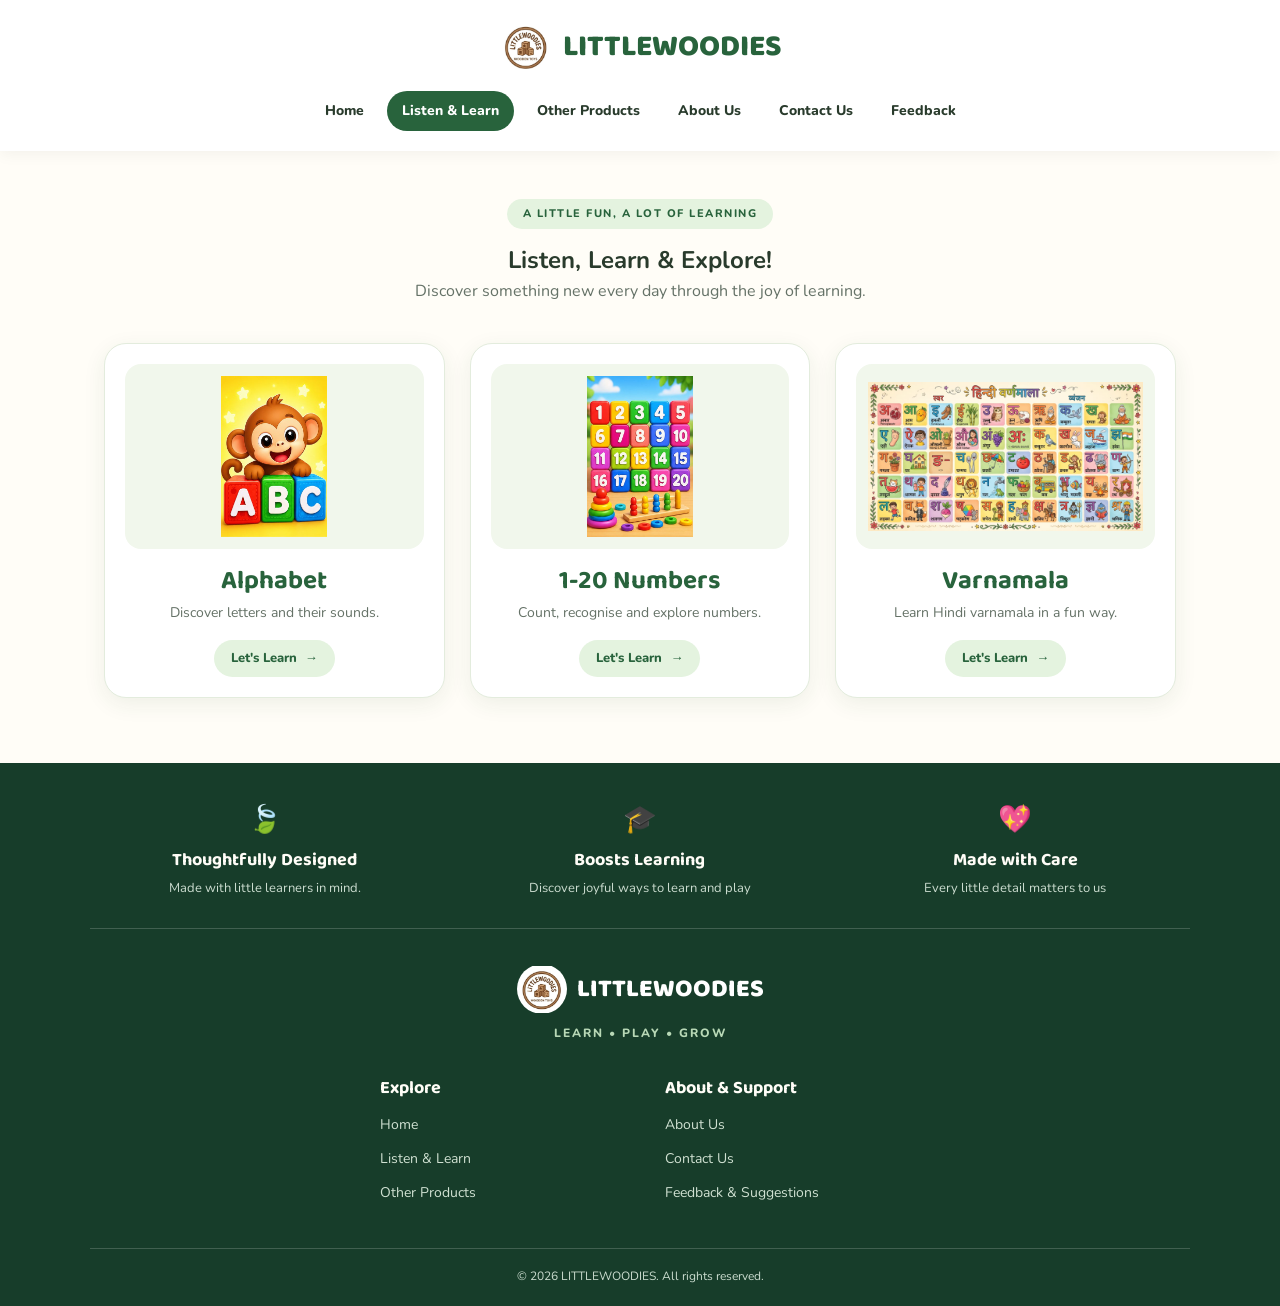
<file: Learn.html>
<!DOCTYPE html>
<html lang="en">
    <head>
        <!-- Google tag (gtag.js) google tracker-->
        <script async src="https://www.googletagmanager.com/gtag/js?id=G-ZGXZ30M7RF"></script>
        <script>
            window.dataLayer = window.dataLayer || [];
            function gtag(){dataLayer.push(arguments);}
            gtag('js', new Date());
            gtag('config', 'G-ZGXZ30M7RF');
        </script>
        <meta charset="UTF-8">
        <meta name="viewport" content="width=device-width, initial-scale=1.0">
        <meta name="description" content="Explore interactive audio-visual learning activities at Littlewoodies! Fun educational tools for kids to learn alphabets, numbers 1-20, Hindi Varnamala and etc.">
        <!-- google font -->
        <link rel="preconnect" href="https://fonts.googleapis.com">
        <link rel="preconnect" href="https://fonts.gstatic.com" crossorigin>
        <link href="https://fonts.googleapis.com/css2?family=Baloo+2:wght@500;600;700;800&family=Nunito:wght@400;500;600;700;800&display=swap" rel="stylesheet">
        <!-- LOGO AND TITTLE -->
        <link rel="icon" type="image/jpeg" href="image/logo.jpeg">
        <title>Listen & Learn Activities | Littlewoodies</title>
        <link rel="stylesheet" href="Learn.css">
        <!-- canonical tag -->
        <link rel="canonical" href="https://littlewoodies.netlify.app/learn">
    </head>
    <body>
        <header>
            <div class="brand">
                <img class="logo" src="image/logo.jpeg" alt="Littlewoodies Logo">
                <span class="brand-name">LITTLEWOODIES</span>
            </div>
            <div class="navbar">
                <nav aria-label="Main navigation">
                    <a href="index.html">Home</a>
                    <a href="Learn.html" class="active" aria-current="page">Listen & Learn</a>
                    <a href="Products.html">Other Products</a>
                    <a href="About.html">About Us</a>
                    <a href="contact.html">Contact Us</a>
                    <a href="Feedback.html">Feedback</a>
                </nav>
            </div>
            <!-- Mobile Home Button -->
            <div class="mobile-home-container">
                <a href="index.html" class="mobile-home">
                    <span class="home-icon" aria-hidden="true">⌂</span>
                    <span>Home</span>
                </a>
            </div>
        </header>
        <main>
            <section class="page-intro">
                <span class="intro-label">A LITTLE FUN, A LOT OF LEARNING</span>
                <h1>Listen, Learn & Explore!</h1>
                <p>Discover something new every day through the joy of learning.</p>
            </section>
            <section class="learning-grid" aria-label="Learning categories">
                <div class="learning-card">
                    <a href="alphabet.html" aria-label="Learn the alphabet">
                        <div class="image-box">
                            <img src="image/Abc logo.jpeg" alt="Alphabet learning">
                        </div>
                        <h2 class="text">Alphabet</h2>
                        <p>Discover letters and their sounds.</p>
                        <span class="card-action">Let's Learn <span aria-hidden="true">→</span></span>
                    </a>
                </div>
                <div class="learning-card">
                    <a href="numbers.html" aria-label="Learn numbers from 1 to 20">
                        <div class="image-box">
                            <img src="image/1-20logo.jpeg" alt="Numbers from 1 to 20">
                        </div>
                        <h2 class="text">1-20 Numbers</h2>
                        <p>Count, recognise and explore numbers.</p>
                        <span class="card-action">Let's Learn <span aria-hidden="true">→</span></span>
                    </a>
                </div>
                <div class="learning-card">
                    <a href="hindi.html" aria-label="Learn Hindi Swar">
                        <div class="image-box">
                            <img src="image/varnamala.jpeg" alt="Hindi Swar learning">
                        </div>
                        <h2 class="text">Varnamala</h2>
                        <p>Learn Hindi varnamala in a fun way.</p>
                        <span class="card-action">Let's Learn <span aria-hidden="true">→</span></span>
                    </a>
                </div>
            </section>
        </main>
        <footer>
            <div class="footer-features">
                <div class="feature">
                    <span class="feature-icon" aria-hidden="true">🍃</span>
                    <h3>Thoughtfully Designed</h3>
                    <p>Made with little learners in mind.</p>
                </div>
                <div class="feature">
                    <span class="feature-icon" aria-hidden="true">🎓</span>
                    <h3>Boosts Learning</h3>
                    <p>Discover joyful ways to learn and play</p>
                </div>
                <div class="feature">
                    <span class="feature-icon" aria-hidden="true">💖</span>
                    <h3>Made with Care</h3>
                    <p>Every little detail matters to us</p>
                </div>
            </div>
            <div class="footer-main">
                <div class="footer-brand">
                    <a href="index.html" class="footer-logo">
                        <img class="logo" src="image/logo.jpeg" alt="Littlewoodies Logo">
                        <span>LITTLEWOODIES</span>
                    </a>
                    <p class="slogan">LEARN • PLAY • GROW</p>
                </div>
                <div class="footer-links">
                    <div>
                        <h3>Explore</h3>
                        <ul>
                            <li><a href="index.html">Home</a></li>
                            <li><a href="Learn.html">Listen & Learn</a></li>
                            <li><a href="Products.html">Other Products</a></li>
                        </ul>
                    </div>
                    <div>
                        <h3>About & Support</h3>
                        <ul>
                            <li><a href="About.html">About Us</a></li>
                            <li><a href="contact.html">Contact Us</a></li>
                            <li><a href="Feedback.html">Feedback & Suggestions</a></li>
                        </ul>
                    </div>
                </div>
            </div>
            <div class="copyright">
                <p>&copy; 2026 LITTLEWOODIES. All rights reserved.</p>
            </div>
        </footer>
    </body>
</html>
</file>
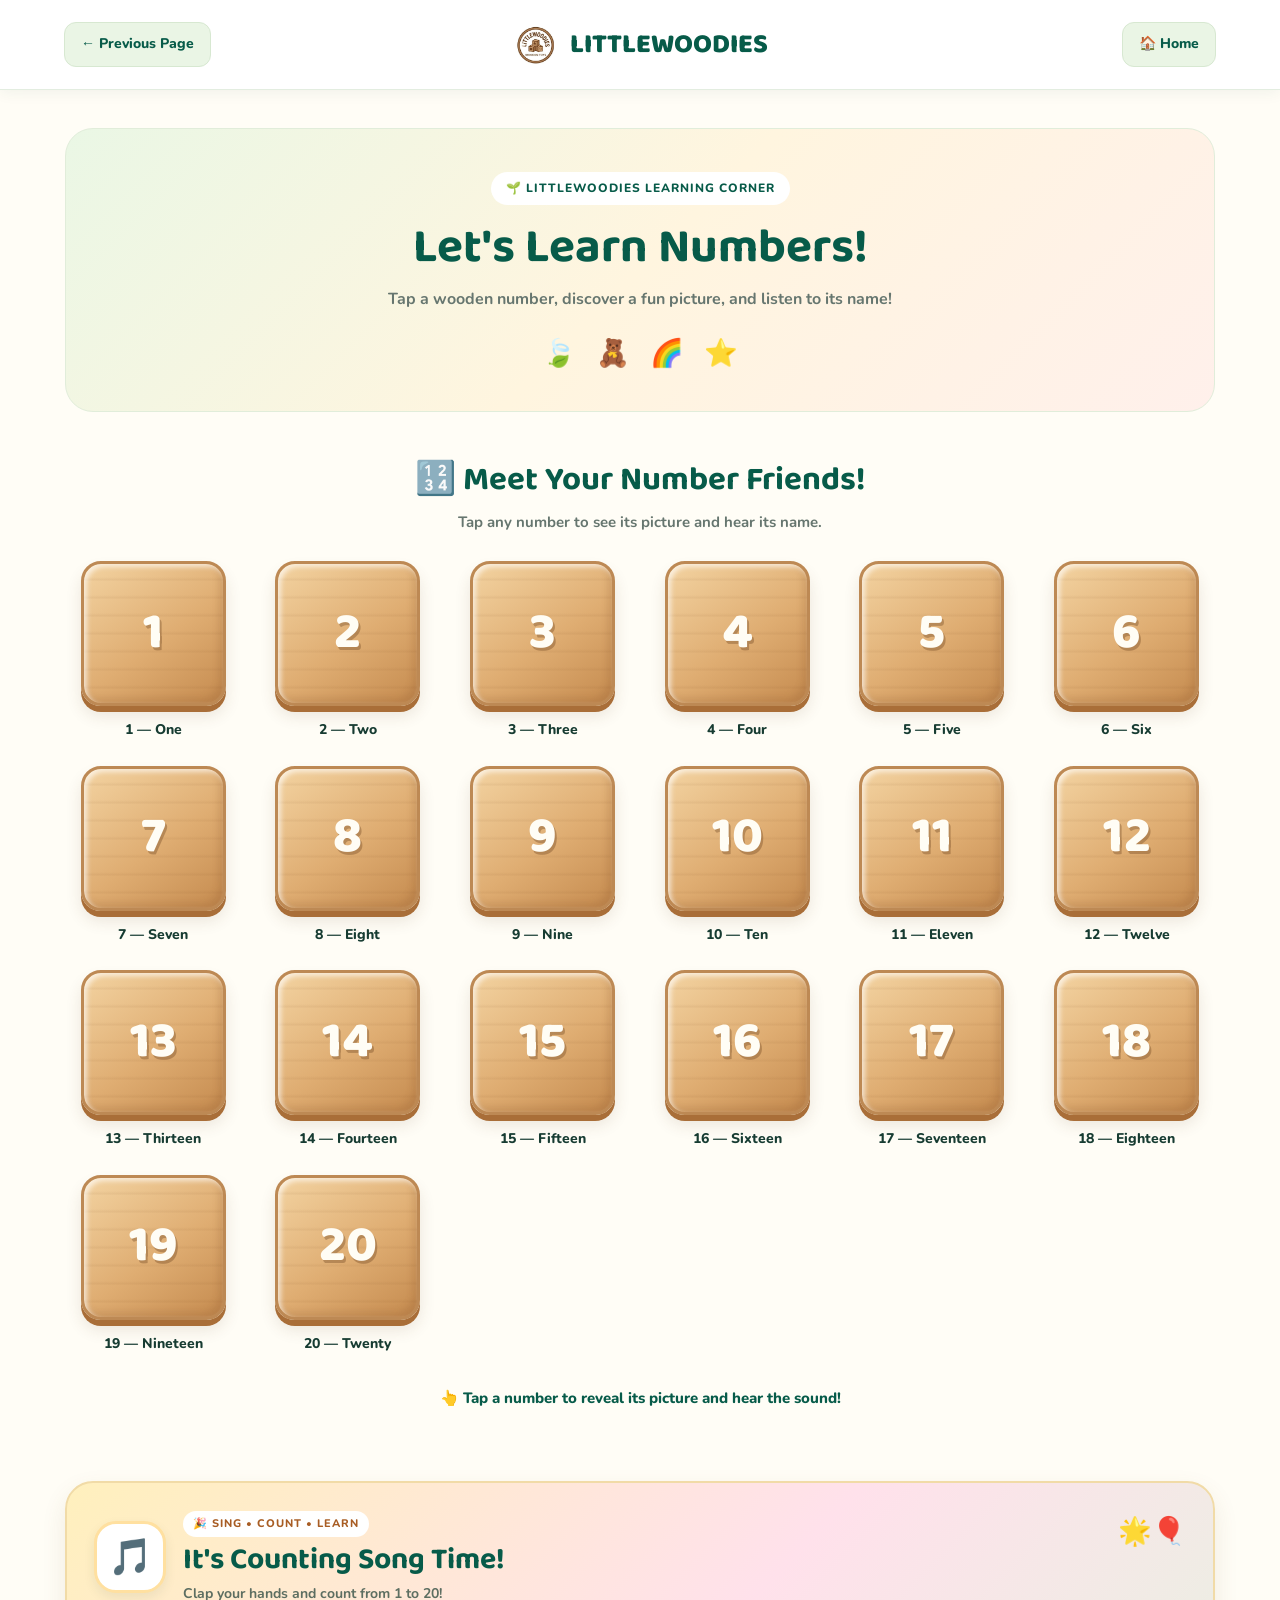
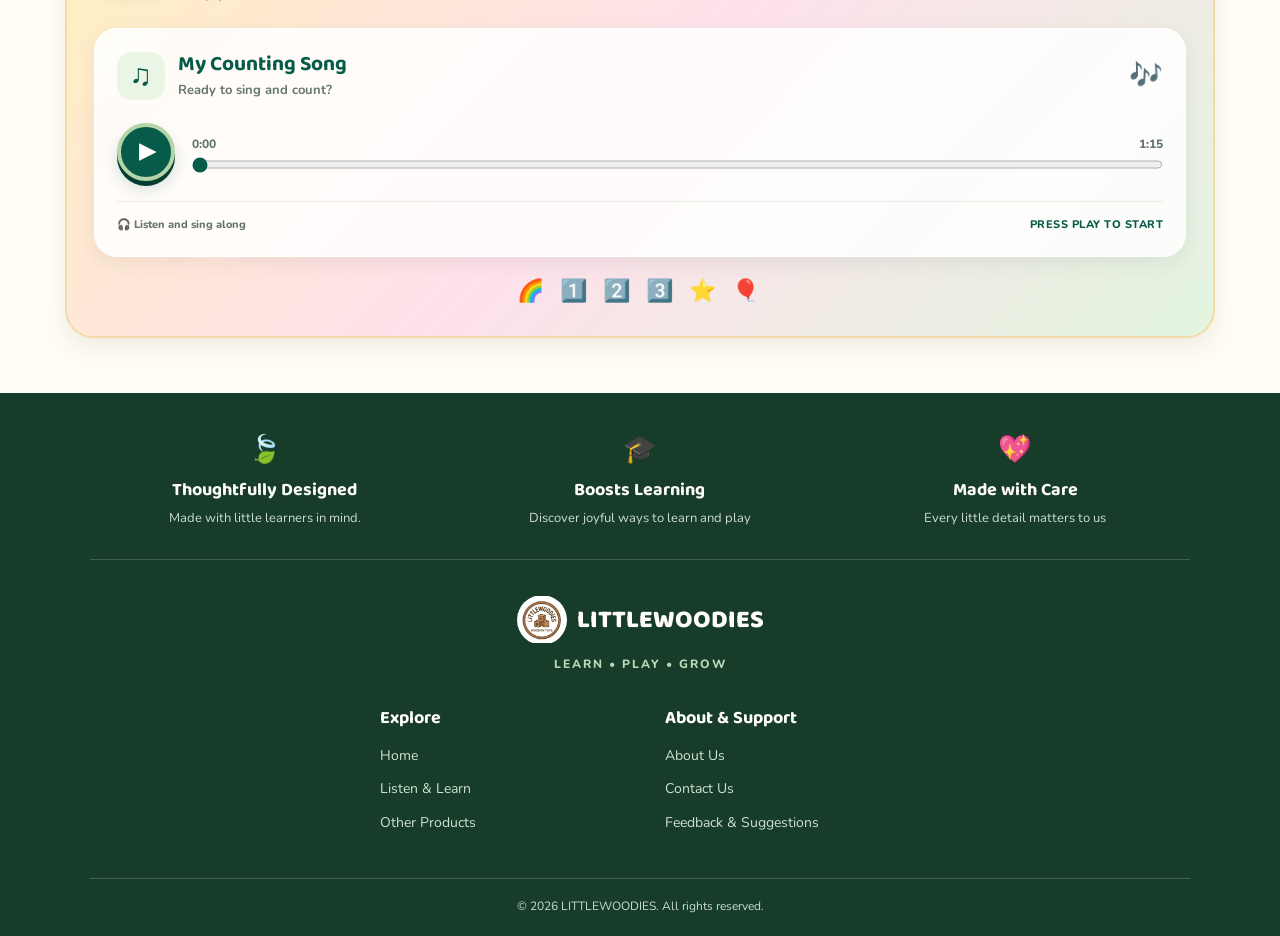
<file: numbers.html>
<!DOCTYPE html>
<html lang="en">
    <head>
        <!-- Google tag (gtag.js) -->
        <script async src="https://www.googletagmanager.com/gtag/js?id=G-ZGXZ30M7RF"></script>
        <script>
            window.dataLayer = window.dataLayer || [];
            function gtag(){dataLayer.push(arguments);}
            gtag('js', new Date());
            gtag('config', 'G-ZGXZ30M7RF');
        </script>
        <meta charset="UTF-8">
        <meta name="viewport" content="width=device-width, initial-scale=1.0">
        <meta name="description" content="Learn numbers 1 to 20 with interactive wooden tiles, counting fun, and educational songs for kids at Littlewoodies.">
        <!-- Google Fonts-->
        <link rel="preconnect" href="https://fonts.googleapis.com">
        <link rel="preconnect" href="https://fonts.gstatic.com" crossorigin>
        <link href="https://fonts.googleapis.com/css2?family=Baloo+2:wght@500;600;700;800&family=Nunito:wght@400;500;600;700;800&display=swap" rel="stylesheet">
        <!-- LOGO AND TITTLE -->
        <link rel="icon" type="image/jpeg" href="image/logo.jpeg">
        <title>Numbers Learning & Counting Songs | Littlewoodies</title>
        <link rel="stylesheet" href="numbers.css">
        <!-- canonical tag -->
        <link rel="canonical" href="https://littlewoodies.netlify.app/numbers">
    </head>
    <body>
        <header class="page-header">
            <a href="Learn.html" class="nav-link">← Previous Page</a>
            <div class="brand" aria-label="LITTLEWOODIES Home">
                <img src="image/logo.jpeg" alt="LITTLEWOODIES Logo">
                <span>LITTLEWOODIES</span>
            </div>
            <a href="index.html" class="nav-link home-link">🏠 Home</a>
        </header>
        <main class="learning-page">
            <section class="intro">
                <span class="intro-tag">🌱 LITTLEWOODIES LEARNING CORNER</span>
                <h1>Let's Learn Numbers!</h1>
                <p>Tap a wooden number, discover a fun picture, and listen to its name!</p>
                <div class="intro-decor" aria-hidden="true">
                    <span>🍃</span>
                    <span>🧸</span>
                    <span>🌈</span>
                    <span>⭐</span>
                </div>
            </section>
            <section class="numbers-section">
                <div class="section-heading">
                    <h2>🔢 Meet Your Number Friends!</h2>
                    <p>Tap any number to see its picture and hear its name.</p>
                </div>
                <div class="numbers-grid" id="numbersGrid" aria-label="Number learning buttons"></div>
            </section>
            <p class="instructions">👆 Tap a number to reveal its picture and hear the sound!</p>
            <p id="audioStatus" class="audio-status" role="status" aria-live="polite"></p>
            <!-- CREATIVE NUMBERS MUSIC PLAYER -->
            <section class="song-section">
                <div class="song-top">
                    <div class="song-icon" id="musicIcon" aria-hidden="true">🎵</div>
                    <div class="song-details">
                        <span class="song-label">🎉 SING • COUNT • LEARN</span>
                        <h2>It's Counting Song Time!</h2>
                        <p>Clap your hands and count from 1 to 20!</p>
                    </div>
                    <div class="song-stars" aria-hidden="true">🌟🎈</div>
                </div>
                <div class="music-player">
                    <div class="player-heading">
                        <span class="equalizer" aria-hidden="true">♫</span>
                        <div>
                            <h3>My Counting Song</h3>
                            <p id="songMessage">Ready to sing and count?</p>
                        </div>
                        <span class="music-note" aria-hidden="true">🎶</span>
                    </div>
                    <div class="player-controls">
                        <button type="button" id="playSong" class="play-button" aria-label="Play counting song">▶</button>
                        <div class="track-area">
                            <div class="track-labels">
                                <span id="currentTime">0:00</span>
                                <span id="duration">0:00</span>
                            </div>
                            <input id="songProgress" class="song-progress" type="range" min="0" max="100" value="0" aria-label="Song progress">
                        </div>
                    </div>
                    <div class="player-bottom">
                        <span>🎧 Listen and sing along</span>
                        <span id="playerStatus">PRESS PLAY TO START</span>
                    </div>
                    <audio id="songPlayer" preload="metadata">
                        <source src="./audio/numbers/numbersong.mpeg" type="audio/mpeg">
                        Your browser does not support audio playback.
                    </audio>
                </div>
                <div class="song-rainbow" aria-hidden="true">🌈 1️⃣ 2️⃣ 3️⃣ ⭐ 🎈</div>
            </section>
        </main>
        <footer>
            <div class="footer-features">
                <div class="feature">
                    <span class="feature-icon" aria-hidden="true">🍃</span>
                    <h3>Thoughtfully Designed</h3>
                    <p>Made with little learners in mind.</p>
                </div>
                <div class="feature">
                    <span class="feature-icon" aria-hidden="true">🎓</span>
                    <h3>Boosts Learning</h3>
                    <p>Discover joyful ways to learn and play</p>
                </div>
                <div class="feature">
                    <span class="feature-icon" aria-hidden="true">💖</span>
                    <h3>Made with Care</h3>
                    <p>Every little detail matters to us</p>
                </div>
            </div>
            <div class="footer-main">
                <div class="footer-brand">
                    <a href="index.html" class="footer-logo">
                        <img class="logo" src="image/logo.jpeg" alt="Littlewoodies Logo">
                        <span>LITTLEWOODIES</span>
                    </a>
                    <p class="slogan">LEARN • PLAY • GROW</p>
                </div>
                <div class="footer-links">
                    <div>
                        <h3>Explore</h3>
                        <ul>
                            <li><a href="index.html">Home</a></li>
                            <li><a href="Learn.html">Listen & Learn</a></li>
                            <li><a href="Products.html">Other Products</a></li>
                        </ul>
                    </div>
                    <div>
                        <h3>About & Support</h3>
                        <ul>
                            <li><a href="About.html">About Us</a></li>
                            <li><a href="contact.html">Contact Us</a></li>
                            <li><a href="Feedback.html">Feedback & Suggestions</a></li>
                        </ul>
                    </div>
                </div>
            </div>
            <div class="copyright">
                <p>&copy; 2026 LITTLEWOODIES. All rights reserved.</p>
            </div>
        </footer>
        <audio id="numberAudio" preload="none"></audio>
        <script>
            const numbers = [
                { n: 1, word: "One", emoji: "☝️" },
                { n: 2, word: "Two", emoji: "🦢" },
                { n: 3, word: "Three", emoji: "🦋" },
                { n: 4, word: "Four", emoji: "🍀" },
                { n: 5, word: "Five", emoji: "⭐" },
                { n: 6, word: "Six", emoji: "🐝" },
                { n: 7, word: "Seven", emoji: "🌈" },
                { n: 8, word: "Eight", emoji: "🐙" },
                { n: 9, word: "Nine", emoji: "🎈" },
                { n: 10, word: "Ten", emoji: "🔟" },
                { n: 11, word: "Eleven", emoji: "🍭" },
                { n: 12, word: "Twelve", emoji: "🧸" },
                { n: 13, word: "Thirteen", emoji: "🐞" },
                { n: 14, word: "Fourteen", emoji: "🌼" },
                { n: 15, word: "Fifteen", emoji: "🍓" },
                { n: 16, word: "Sixteen", emoji: "🐠" },
                { n: 17, word: "Seventeen", emoji: "🪁" },
                { n: 18, word: "Eighteen", emoji: "🌻" },
                { n: 19, word: "Nineteen", emoji: "🐢" },
                { n: 20, word: "Twenty", emoji: "🎉" }
            ];
            const grid = document.getElementById("numbersGrid");
            const numberAudio = document.getElementById("numberAudio");
            const audioStatus = document.getElementById("audioStatus");
            numbers.forEach(({ n, word, emoji }, index) => {
                const card = document.createElement("article");
                card.className = "number-card";
                card.style.setProperty("--card-index", index);
                const button = document.createElement("button");
                button.className = "wooden-number";
                button.type = "button";
                button.textContent = n;
                button.setAttribute("aria-label", `Number ${n}`);
                button.setAttribute("aria-pressed", "false");
                const caption = document.createElement("p");
                caption.className = "number-sentence";
                caption.textContent = `${n} — ${word}`;
                button.addEventListener("click", async () => {
                    // Reset all other number cards
                    document.querySelectorAll(".wooden-number").forEach((item) => {
                        if (item !== button) {
                        clearTimeout(item.resetTimer);
                        item.textContent = item.dataset.number;
                        item.style.fontSize = "";
                        item.classList.remove("revealed");
                        item.setAttribute("aria-label", `Number ${item.dataset.number}`);
                        item.setAttribute("aria-pressed", "false");
                        }
                    });
                    // Clear the previous reset timer for this card
                    clearTimeout(button.resetTimer);
                    // Show exactly n matching emojis inside the same card
                    button.textContent = Array(n).fill(emoji).join(" ");
                    // Fit larger counts inside the existing wooden card
                    button.style.fontSize =
                    n >= 15 ? "17px" :
                    n >= 10 ? "21px" :
                    n >= 6  ? "27px" : 
                    n >= 2  ? "29px" : "";
                    button.classList.add("revealed");
                    button.setAttribute("aria-label", `${n} ${word} emojis`);
                    button.setAttribute("aria-pressed", "true");
                    // Restore the original number after 4 seconds
                    button.resetTimer = setTimeout(() => {
                        button.textContent = n;
                        button.style.fontSize = "";
                        button.classList.remove("revealed");
                        button.setAttribute("aria-label", `Number ${n}`);
                        button.setAttribute("aria-pressed", "false");
                    }, 4000);
                    // Keep the existing number audio functionality
                    numberAudio.pause();
                    numberAudio.currentTime = 0;
                    numberAudio.src = `./audio/numbers/${n}.mpeg`;
                    audioStatus.textContent = `🔊 ${n} — ${word}!`;
                    try {
                        await numberAudio.play();
                    } catch (error) {
                        audioStatus.textContent =
                        `Couldn't play ${word}'s sound. Check audio/alphabet/numbers/${n}.mpeg`;
                        console.error("Number audio error:", error);
                    }
                });
                button.dataset.number = n;
                card.append(button, caption);
                grid.appendChild(card);
            });
            numberAudio.addEventListener("ended", () => {
                audioStatus.textContent = "🌟 Well done! Choose another number.";
            });
            // Custom counting-song player
            const song = document.getElementById("songPlayer");
            const playButton = document.getElementById("playSong");
            const progress = document.getElementById("songProgress");
            const currentTimeLabel = document.getElementById("currentTime");
            const durationLabel = document.getElementById("duration");
            const songMessage = document.getElementById("songMessage");
            const playerStatus = document.getElementById("playerStatus");
            const musicIcon = document.getElementById("musicIcon");
            function formatTime(seconds) {
                if (!Number.isFinite(seconds)) return "0:00";
                const mins = Math.floor(seconds / 60);
                const secs = Math.floor(seconds % 60);
                return `${mins}:${String(secs).padStart(2, "0")}`;
            }   
            function updatePlayButton(playing) {
                playButton.textContent = playing ? "Ⅱ" : "▶";
                playButton.setAttribute(
                    "aria-label", playing ? "Pause counting song" : "Play counting song"
                );
                document.querySelector(".music-player").classList.toggle("is-playing", playing);
                musicIcon.classList.toggle("is-playing", playing);
                songMessage.textContent = playing
                    ? "You're doing great! Keep counting!"
                    : "Ready to sing and count?";
                playerStatus.textContent = playing ? "NOW PLAYING ♪" : "PRESS PLAY TO START";
            }
            playButton.addEventListener("click", async () => {
                if (song.paused) {
                    try {
                        await song.play();
                        updatePlayButton(true);
                        audioStatus.textContent = "🎵 Counting song is playing!";
                    } catch (error) {
                        songMessage.textContent = "Song couldn't load — check the audio file.";
                        playerStatus.textContent = "AUDIO FILE NOT FOUND";
                        audioStatus.textContent =
                            "Check audio/alphabet/numbers/1-20 numbers song.mpeg";
                        console.error("Song playback error:", error);
                    }
                }   else {
                        song.pause();
                        updatePlayButton(false);
                    }
            });
            song.addEventListener("loadedmetadata", () => {
                durationLabel.textContent = formatTime(song.duration);
            });
            song.addEventListener("timeupdate", () => {
                currentTimeLabel.textContent = formatTime(song.currentTime);
                if (Number.isFinite(song.duration) && song.duration > 0) {
                    progress.value = (song.currentTime / song.duration) * 100;
                }
            });
            progress.addEventListener("input", () => {
                if (Number.isFinite(song.duration) && song.duration > 0) {
                    song.currentTime = (Number(progress.value) / 100) * song.duration;
                }
            });
            song.addEventListener("play", () => updatePlayButton(true));
            song.addEventListener("pause", () => updatePlayButton(false));
            song.addEventListener("ended", () => {
                updatePlayButton(false);
                progress.value = 0;
                song.currentTime = 0;
                songMessage.textContent = "Amazing! Let's sing it again!";
                audioStatus.textContent = "🌟 Great counting! Play the song again.";
            });
            song.addEventListener("error", () => {
                playerStatus.textContent = "CHECK SONG FILE";
                songMessage.textContent = "Please check the counting song file path.";
            });
        </script>
    </body>
</html>
</file>
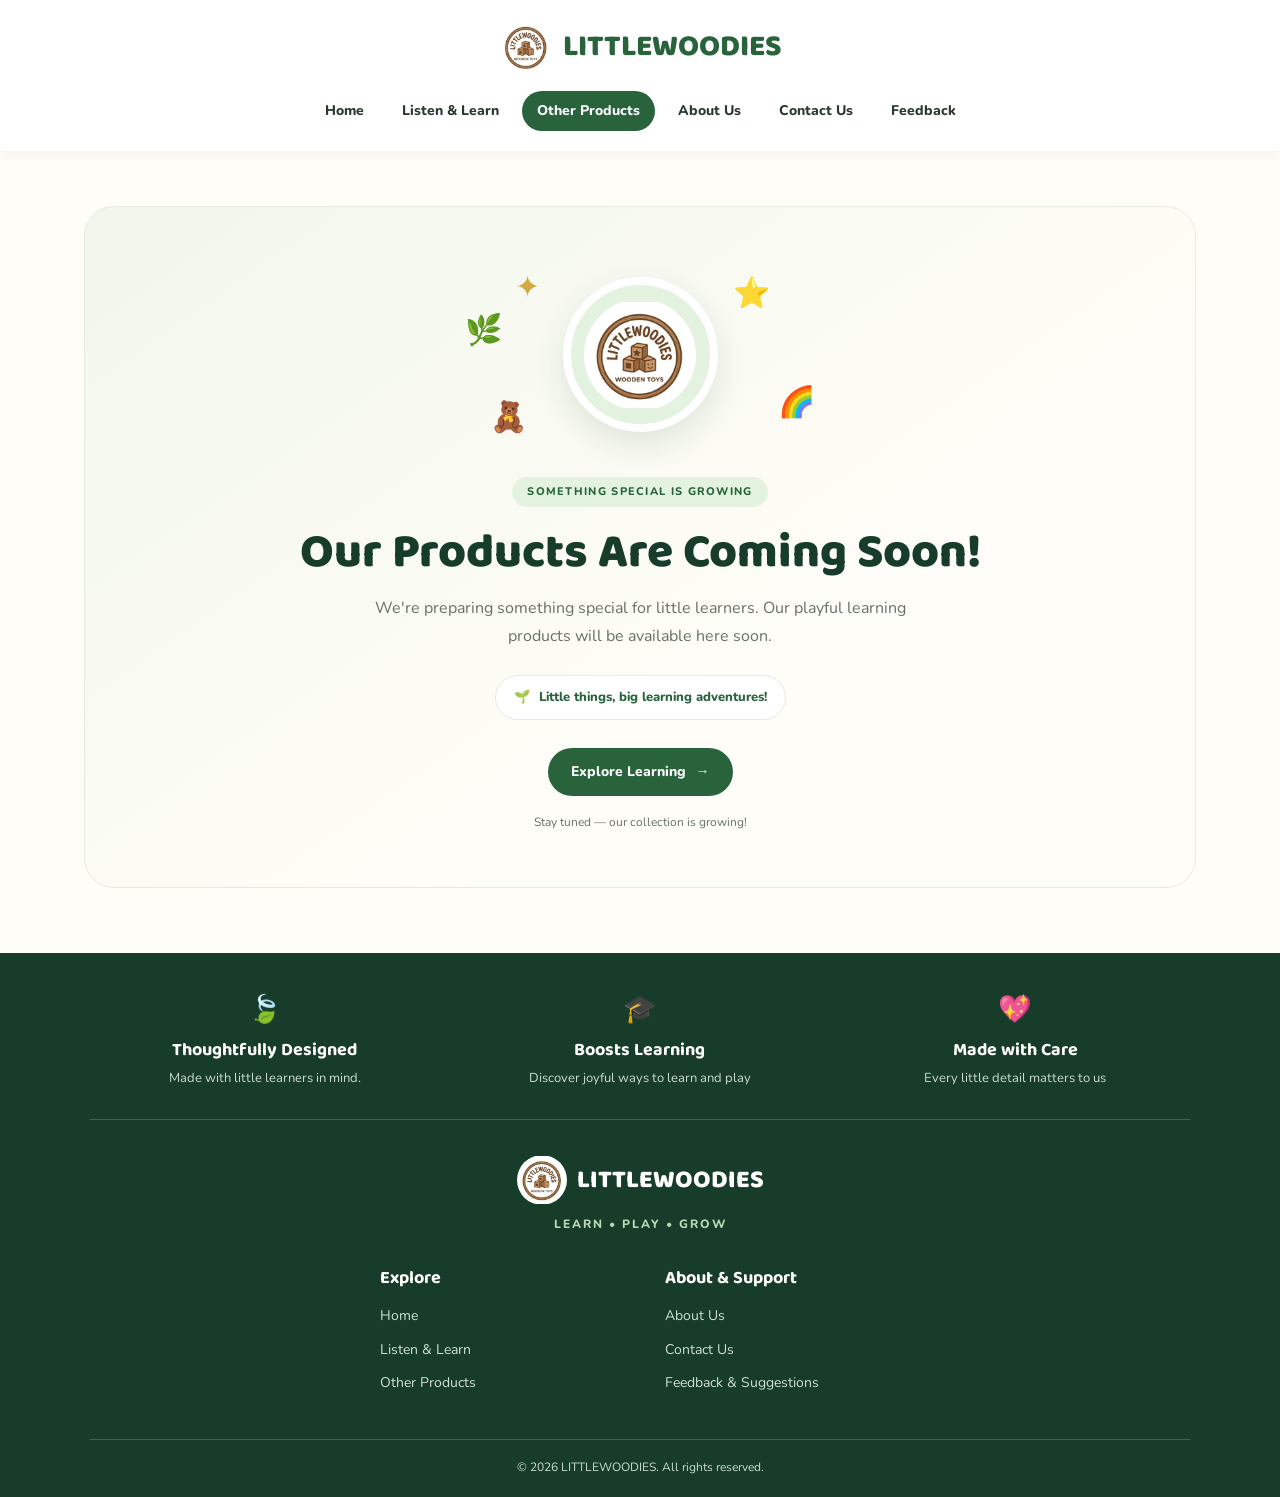
<file: Products.html>
<!DOCTYPE html>
<html lang="en">
    <head>
        <!-- Google tag (gtag.js) -->
        <script async src="https://www.googletagmanager.com/gtag/js?id=G-ZGXZ30M7RF"></script>
        <script>
            window.dataLayer = window.dataLayer || [];
            function gtag(){dataLayer.push(arguments);}
            gtag('js', new Date());
            gtag('config', 'G-ZGXZ30M7RF');
        </script>
        <meta charset="UTF-8">
        <meta name="viewport" content="width=device-width, initial-scale=1.0">
        <meta name="description" content="Discover wooden learning toys and educational products from Littlewoodies. Designed to foster creativity and play for kids.">
        <!-- Google Fonts-->
        <link rel="preconnect" href="https://fonts.googleapis.com">
        <link rel="preconnect" href="https://fonts.gstatic.com" crossorigin>
        <link href="https://fonts.googleapis.com/css2?family=Baloo+2:wght@500;600;700;800&family=Nunito:wght@400;500;600;700;800&display=swap" rel="stylesheet">
        <!-- LOGO AND TITTLE -->
        <link rel="icon" type="image/jpeg" href="image/logo.jpeg">
        <title>Wooden Toys & Learning Products | Littlewoodies</title>
        <link rel="stylesheet" href="Product.css">
        <!-- canonical tag -->
        <link rel="canonical" href="https://littlewoodies.netlify.app/products">
    </head>
    <body>
        <header>
            <div class="brand">
                <img class="logo" src="image/logo.jpeg" alt="Littlewoodies Logo">
                <span class="brand-name">LITTLEWOODIES</span>
            </div>
            <div class="navbar">
                <nav aria-label="Main navigation">
                    <a href="index.html">Home</a>
                    <a href="Learn.html">Listen & Learn</a>
                    <a href="Products.html" class="active" aria-current="page">Other Products</a>
                    <a href="About.html">About Us</a>
                    <a href="contact.html">Contact Us</a>
                    <a href="Feedback.html">Feedback</a>
                </nav>
            </div>
            <!-- MOBILE NAVIGATION -->
            <div class="mobile-nav">
                <a href="index.html" class="mobile-home">
                    <span aria-hidden="true">⌂</span>
                    <span>Home</span>
                </a>
                <a href="Learn.html" class="mobile-learn">
                    <span aria-hidden="true">✦</span>
                    <span>Explore Learning</span>
                </a>
            </div>
        </header>
        <main class="coming-soon-page">
            <section class="coming-soon-hero">
                <div class="coming-soon-art" aria-hidden="true">
                    <span class="decor decor-one">✦</span>
                    <span class="decor decor-two">🌿</span>
                    <span class="decor decor-three">⭐</span>
                    <div class="toy-circle">
                        <img src="image/logo.jpeg" alt="logo" class="coming-soon-logo">
                    </div>
                    <span class="decor decor-four">🧸</span>
                    <span class="decor decor-five">🌈</span>
                </div>
                <span class="section-label">SOMETHING SPECIAL IS GROWING</span>
                <h1>Our Products Are Coming Soon!</h1>
                <p class="coming-soon-description">We're preparing something special for little learners. Our playful learning products will be available here soon.</p>
                <div class="coming-soon-badge">
                    <span aria-hidden="true">🌱</span>
                    <span>Little things, big learning adventures!</span>
                </div>
                <a href="Learn.html" class="explore-button">Explore Learning <span aria-hidden="true">→</span></a>
                <p class="return-note">Stay tuned — our collection is growing!</p>
            </section>
        </main>
        <footer>
            <div class="footer-features">
                <div class="feature">
                    <span class="feature-icon" aria-hidden="true">🍃</span>
                    <h3>Thoughtfully Designed</h3>
                    <p>Made with little learners in mind.</p>
                </div>
                <div class="feature">
                    <span class="feature-icon" aria-hidden="true">🎓</span>
                    <h3>Boosts Learning</h3>
                    <p>Discover joyful ways to learn and play</p>
                </div>
                <div class="feature">
                    <span class="feature-icon" aria-hidden="true">💖</span>
                    <h3>Made with Care</h3>
                    <p>Every little detail matters to us</p>
                </div>
            </div>
            <div class="footer-main">
                <div class="footer-brand">
                    <a href="index.html" class="footer-logo">
                        <img class="logo" src="image/logo.jpeg" alt="Littlewoodies Logo">
                        <span>LITTLEWOODIES</span>
                    </a>
                    <p class="slogan">LEARN • PLAY • GROW</p>
                </div>
                <div class="footer-links">
                    <div>
                        <h3>Explore</h3>
                        <ul>
                            <li><a href="index.html">Home</a></li>
                            <li><a href="Learn.html">Listen & Learn</a></li>
                            <li><a href="Products.html">Other Products</a></li>
                        </ul>
                    </div>
                    <div>
                        <h3>About & Support</h3>
                        <ul>
                            <li><a href="About.html">About Us</a></li>
                            <li><a href="contact.html">Contact Us</a></li>
                            <li><a href="Feedback.html">Feedback & Suggestions</a></li>
                        </ul>
                    </div>
                </div>
            </div>
            <div class="copyright">
                <p>&copy; 2026 LITTLEWOODIES. All rights reserved.</p>
            </div>
        </footer>
    </body>
</html>
</file>
<file: index.css>
/* ========================================
   LITTLEWOODIES - HOME PAGE
   Matching Listen & Learn Design
   ======================================== */

/* RESET */
* {
    margin: 0;
    padding: 0;
    box-sizing: border-box;
}

:root {
    --green: #28633c;
    --dark-green: #173d2a;
    --light-green: #e4f3df;
    --soft-green: #f1f7ec;
    --cream: #fffdf7;
    --text: #293b2c;
    --muted: #657267;
    --white: #ffffff;
    --border: #e3ecdd;
    --shadow: 0 6px 22px rgba(37, 75, 40, 0.08);
}

html {
    scroll-behavior: smooth;
}

body {
    font-family: 'Nunito', sans-serif;
    background: var(--cream);
    color: var(--text);
    line-height: 1.6;
    min-height: 100vh;
}

a {
    color: inherit;
    text-decoration: none;
}

img {
    display: block;
    max-width: 100%;
}

/* ========================================
   HEADER
   ======================================== */

header {
    display: flex;
    flex-direction: column;
    align-items: center;
    gap: 17px;
    padding: 20px 16px;
    background: var(--white);
    box-shadow: 0 3px 15px rgba(0, 0, 0, 0.05);
    position: relative;
    z-index: 10;
}

.brand {
    text-align: center;
    display: flex;
    align-items: center;
    justify-content: center;
    gap: 10px;
}

.brand-name {
    color: var(--green);
    font-family: 'Baloo 2', cursive;
    font-size: 30px;
    font-weight: 800;
    line-height: 1.2;
}

.logo {
    width: 54px;
    height: 54px;
    object-fit: contain;
    border-radius: 50%;
    flex-shrink: 0;
}

/* DESKTOP NAVIGATION */

.navbar {
    width: 100%;
}

nav {
    display: flex;
    justify-content: center;
    align-items: center;
    flex-wrap: wrap;
    gap: 8px;
}

nav a {
    display: inline-flex;
    align-items: center;
    justify-content: center;
    padding: 9px 15px;
    border-radius: 25px;
    font-size: 14px;
    font-weight: 800;
    color: var(--text);
    transition: background 0.25s ease, color 0.25s ease;
}

nav a:hover {
    background: var(--light-green);
    color: var(--green);
}

nav a.active {
    background: var(--green);
    color: var(--white);
}

nav a:focus-visible,
footer a:focus-visible,
.home-card a:focus-visible {
    outline: 3px solid #90bc84;
    outline-offset: 4px;
}

/* MOBILE NAVIGATION */

.mobile-nav {
    display: none;
}

/* ========================================
   MAIN
   ======================================== */

main {
    max-width: 1160px;
    margin: 0 auto;
    padding: 35px 24px 65px;
}

/* ========================================
   HERO SECTION
   ======================================== */

.hero {
    display: grid;
    grid-template-columns: 1.05fr 0.95fr;
    align-items: center;
    gap: 45px;
    padding: 45px;
    background: linear-gradient(135deg, #f1f7ec, #fffdf7);
    border: 1px solid var(--border);
    border-radius: 28px;
    overflow: hidden;
}

.hero-content {
    min-width: 0;
}

.hero-label,
.section-label {
    display: inline-block;
    padding: 6px 15px;
    border-radius: 30px;
    background: var(--light-green);
    color: var(--green);
    font-size: 11px;
    font-weight: 800;
    letter-spacing: 1.3px;
}

.hero h1 {
    margin: 18px 0;
    color: var(--dark-green);
    font-family: 'Baloo 2', cursive;
    font-size: clamp(35px, 4.2vw, 51px);
    font-weight: 800;
    line-height: 1.12;
}

.hero h1 span {
    display: block;
    color: var(--green);
}

.hero-content > p {
    max-width: 470px;
    color: var(--muted);
    font-size: 16px;
    line-height: 1.8;
}

.hero-button {
    display: inline-flex;
    align-items: center;
    justify-content: center;
    gap: 12px;
    margin-top: 25px;
    padding: 13px 25px;
    background: var(--green);
    color: var(--white);
    border-radius: 30px;
    font-size: 15px;
    font-weight: 800;
    box-shadow: 0 5px 14px rgba(23, 61, 42, 0.16);
    transition: transform 0.25s ease, background 0.25s ease, box-shadow 0.25s ease;
}

.hero-button:hover {
    background: var(--dark-green);
    transform: translateY(-3px);
    box-shadow: 0 9px 20px rgba(23, 61, 42, 0.22);
}

.hero-promise {
    display: flex;
    flex-wrap: wrap;
    gap: 15px;
    margin-top: 24px;
    color: var(--muted);
    font-size: 12px;
    font-weight: 800;
}

.hero-art {
    position: relative;
    min-width: 0;
    padding: 10px;
}

.hero-art > img {
    width: 100%;
    height: 330px;
    object-fit: contain;
    border-radius: 22px;
}

.hero-note {
    position: absolute;
    right: 0;
    bottom: 0;
    display: flex;
    align-items: center;
    gap: 11px;
    padding: 13px 17px;
    background: var(--white);
    border: 1px solid var(--border);
    border-radius: 17px;
    box-shadow: var(--shadow);
}

.hero-note > span {
    font-size: 26px;
}

.hero-note strong {
    color: var(--dark-green);
    font-size: 13px;
    font-weight: 800;
}

.hero-note p {
    color: var(--muted);
    font-size: 11px;
}

/* ========================================
   SECTION HEADING
   ======================================== */

.section-heading {
    margin: 60px 0 28px;
    text-align: center;
}

.section-heading h2 {
    margin: 12px 0 5px;
    color: var(--dark-green);
    font-family: 'Baloo 2', cursive;
    font-size: clamp(28px, 3.5vw, 38px);
    font-weight: 800;
    line-height: 1.25;
}

.section-heading > p {
    color: var(--muted);
    font-size: 15px;
}

/* ========================================
   HOME CARDS
   ======================================== */

.home-grid {
    display: grid;
    grid-template-columns: repeat(3, minmax(0, 1fr));
    gap: 24px;
}

.home-card {
    min-width: 0;
    background: var(--white);
    border: 1px solid var(--border);
    border-radius: 22px;
    overflow: hidden;
    box-shadow: var(--shadow);
    transition: transform 0.3s ease, box-shadow 0.3s ease, border-color 0.3s ease;
}

.home-card:hover {
    transform: translateY(-6px);
    box-shadow: 0 14px 30px rgba(37, 75, 40, 0.13);
    border-color: #a8d0a0;
}

.home-card > a {
    display: flex;
    flex-direction: column;
    height: 100%;
}

.card-image {
    display: flex;
    align-items: center;
    justify-content: center;
    margin: 17px 17px 0;
    padding: 10px;
    height: 185px;
    background: var(--soft-green);
    border-radius: 15px;
    overflow: hidden;
}

.card-image img {
    width: 100%;
    height: 100%;
    object-fit: contain;
    transition: transform 0.35s ease;
}

.home-card:hover .card-image img {
    transform: scale(1.05);
}

.card-content {
    display: flex;
    flex-direction: column;
    align-items: flex-start;
    flex: 1;
    padding: 18px 20px 22px;
}

.card-content h3 {
    margin: 5px 0 7px;
    color: var(--green);
    font-family: 'Baloo 2', cursive;
    font-size: 25px;
    font-weight: 700;
    line-height: 1.25;
}

.card-content p {
    margin-bottom: 17px;
    color: var(--muted);
    font-size: 14px;
    line-height: 1.7;
}

.card-action {
    display: inline-flex;
    align-items: center;
    gap: 8px;
    margin-top: auto;
    padding: 8px 15px;
    border-radius: 25px;
    background: var(--light-green);
    color: var(--green);
    font-size: 12px;
    font-weight: 800;
    transition: background 0.25s ease, color 0.25s ease;
}

.home-card:hover .card-action {
    background: var(--green);
    color: var(--white);
}

/* FEEDBACK CARD */

.feedback-card {
    grid-column: 2 / 3;
}

/* ========================================
   BOTTOM LEARNING MESSAGE
   ======================================== */

.learning-message {
    margin-top: 60px;
    padding: 38px 22px;
    text-align: center;
    background: var(--soft-green);
    border: 1px solid var(--border);
    border-radius: 25px;
}

.message-icon {
    display: block;
    margin-bottom: 8px;
    font-size: 32px;
}

.learning-message h2 {
    color: var(--dark-green);
    font-family: 'Baloo 2', cursive;
    font-size: clamp(24px, 3vw, 32px);
    font-weight: 800;
    line-height: 1.3;
}

.learning-message p {
    margin-top: 8px;
    color: var(--muted);
    font-size: 14px;
}

.learning-message > a {
    display: inline-flex;
    align-items: center;
    gap: 8px;
    margin-top: 19px;
    padding: 10px 20px;
    border-radius: 25px;
    background: var(--green);
    color: var(--white);
    font-size: 13px;
    font-weight: 800;
    transition: background 0.25s ease, transform 0.25s ease;
}

.learning-message > a:hover {
    background: var(--dark-green);
    transform: translateY(-2px);
}

/* ========================================
   FOOTER
   ======================================== */

footer {
    background: var(--dark-green);
    color: var(--white);
    padding: 35px 7% 20px;
}

.footer-features {
    display: grid;
    grid-template-columns: repeat(3, minmax(0, 1fr));
    gap: 25px;
    text-align: center;
    padding-bottom: 30px;
    border-bottom: 1px solid rgba(255, 255, 255, 0.18);
}

.feature-icon {
    display: block;
    margin-bottom: 5px;
    font-size: 27px;
}

.feature h3 {
    font-family: 'Baloo 2', cursive;
    font-size: 18px;
    font-weight: 700;
    margin-bottom: 3px;
}

.feature p {
    color: #cbdccf;
    font-size: 13px;
}

/* FOOTER BRAND AND LINKS */

.footer-main {
    display: flex;
    flex-direction: column;
    align-items: center;
    gap: 30px;
    padding: 35px 0;
}

.footer-brand {
    text-align: center;
}

.footer-logo {
    display: flex;
    align-items: center;
    justify-content: center;
    gap: 10px;
}

.footer-logo img {
    width: 50px;
    height: 50px;
    object-fit: contain;
    flex-shrink: 0;
}

.footer-logo span {
    color: var(--white);
    font-family: 'Baloo 2', cursive;
    font-size: 25px;
    font-weight: 800;
    line-height: 1.2;
}

.slogan {
    margin-top: 10px;
    color: #b8d8b6;
    font-size: 12px;
    font-weight: 800;
    letter-spacing: 2px;
}

.footer-links {
    display: grid;
    grid-template-columns: repeat(2, minmax(0, 1fr));
    gap: 50px;
    width: 100%;
    max-width: 520px;
}

.footer-links h3 {
    font-family: 'Baloo 2', cursive;
    font-size: 18px;
    margin-bottom: 10px;
}

.footer-links ul {
    list-style: none;
}

.footer-links li {
    margin: 8px 0;
}

.footer-links a {
    color: #d0e1d2;
    font-size: 14px;
    transition: color 0.2s ease;
}

.footer-links a:hover {
    color: #a8e6a0;
}

.copyright {
    text-align: center;
    padding-top: 18px;
    border-top: 1px solid rgba(255, 255, 255, 0.18);
    color: #cbdccf;
    font-size: 12px;
}

/* ========================================
   TABLET
   ======================================== */

@media (max-width: 900px) {
    main {
        padding: 30px 22px 50px;
    }

    .hero {
        gap: 25px;
        padding: 30px;
    }

    .hero-art > img {
        height: 280px;
    }

    .home-grid {
        grid-template-columns: repeat(2, minmax(0, 1fr));
        gap: 20px;
    }

    .feedback-card {
        grid-column: auto;
    }

    nav {
        gap: 5px;
    }

    nav a {
        padding: 9px 11px;
        font-size: 13px;
    }
}

/* ========================================
   MOBILE
   ======================================== */

@media (max-width: 600px) {
    header {
        gap: 12px;
        padding: 16px 12px 18px;
    }

    .brand-name {
        font-size: 24px;
    }

    .logo {
        width: 43px;
        height: 43px;
    }

    .navbar {
        display: none;
    }

    /* Mobile Explore button */
    .mobile-nav {
        display: flex;
        justify-content: center;
        align-items: center;
        flex-wrap: wrap;
        gap: 10px;
    }

    .mobile-learn {
        display: inline-flex;
        align-items: center;
        justify-content: center;
        gap: 8px;
        min-height: 44px;
        padding: 9px 17px;
        border-radius: 50px;
        font-size: 13px;
        font-weight: 800;
        background: var(--light-green);
        color: var(--green);
        border: 1px solid #d2e7ca;
    }

    main {
        padding: 22px 16px 42px;
    }

    .hero {
        grid-template-columns: 1fr;
        gap: 20px;
        padding: 25px 19px;
        border-radius: 23px;
        display: none;
    }

    .hero h1 {
        font-size: 35px;
        margin: 14px 0;
    }

    .hero-button {
        margin-top: 19px;
        padding: 12px 21px;
        font-size: 14px;
    }

    .home-grid {
        grid-template-columns: repeat(2, minmax(0, 1fr));
        gap: 13px;
    }

    .home-card {
        border-radius: 17px;
    }

    .card-image {
        height: 125px;
        margin: 10px 10px 0;
        padding: 7px;
        border-radius: 11px;
    }

    .card-content {
        padding: 12px 11px 14px;
    }

    .card-content h3 {
        font-size: 20px;
        margin: 5px 0;
    }

    .footer-features {
        grid-template-columns: 1fr;
        gap: 22px;
        padding-bottom: 25px;
    }

    .footer-links {
        gap: 18px;
    }
}
</file>
<file: about.css>
/* ========================================
   LITTLEWOODIES - ABOUT PAGE
   Complete Responsive CSS
======================================== */

/* RESET */
* {
    margin: 0;
    padding: 0;
    box-sizing: border-box;
}

:root {
    --green: #075b49;
    --dark-green: #064b3d;
    --light-green: #eaf5e5;
    --cream: #fffdf6;
    --yellow: #fff3c5;
    --text: #173c32;
    --muted: #53665f;
    --white: #ffffff;
    --radius: 24px;
    --shadow: 0 8px 25px rgba(7, 91, 73, 0.08);
}

html {
    scroll-behavior: smooth;
}

body {
    font-family: 'Nunito', sans-serif;
    background: var(--cream);
    color: var(--text);
    line-height: 1.7;
    overflow-x: hidden;
}

h1,
h2,
h3 {
    font-family: 'Baloo 2', cursive;
    line-height: 1.2;
}

h2 {
    font-size: clamp(1.7rem, 3vw, 2.3rem);
    color: var(--green);
    margin-bottom: 18px;
}

p {
    color: var(--muted);
    font-size: 1.05rem;
}

img {
    display: block;
    max-width: 100%;
}

a {
    text-decoration: none;
    color: inherit;
}

.logo {
    width: 50px;
    height: 50px;
    border-radius: 50%;
    object-fit: contain;
    flex-shrink: 0;
}


/* ========================================
   HEADER & NAVBAR
======================================== */

header {
    display: flex;
    flex-direction: column;
    align-items: center;
    gap: 14px;
    width: 100%;
    padding: 18px 5%;
    background: var(--white);
    box-shadow: 0 3px 15px rgba(0, 0, 0, 0.06);
    position: relative;
    z-index: 10;
}

header > div:first-child,
header > div:last-child {
    width: 100%;
}

.brand {
    text-align: center;
    display: flex;
    align-items: center;
    justify-content: center;
    gap: 10px;
}

.brand-name {
    color: var(--green);
    font-family: 'Baloo 2', cursive;
    font-size: 30px;
    font-weight: 800;
    line-height: 1.2;
}

.logo {
    width: 54px;
    height: 54px;
    object-fit: contain;
    border-radius: 50%;
    flex-shrink: 0;
}

/* DESKTOP NAVIGATION */

.navbar {
    width: 100%;
}

nav {
    display: flex;
    justify-content: center;
    align-items: center;
    flex-wrap: wrap;
    gap: 8px;
}

nav a {
    display: inline-flex;
    align-items: center;
    justify-content: center;
    padding: 9px 15px;
    border-radius: 25px;
    font-size: 14px;
    font-weight: 800;
    color: var(--text);
    transition: background 0.25s ease, color 0.25s ease;
}

nav a:hover {
    background: var(--light-green);
    color: var(--green);
}

nav a.active {
    background: var(--green);
    color: var(--white);
}

nav a:focus-visible,
footer a:focus-visible,
.home-card a:focus-visible {
    outline: 3px solid #90bc84;
    outline-offset: 4px;
}

/* ========================================
   ABOUT PAGE CONTAINER
======================================== */

.about-page {
    width: 100%;
    max-width: 1440px;
    margin: 0 auto;
    overflow: hidden;
}

.section {
    padding: 65px 7%;
}

.image-frame {
    overflow: hidden;
    border-radius: var(--radius);
    background: var(--light-green);
}

.image-frame img {
    width: 100%;
    height: 100%;
    object-fit: cover;
}

.eyebrow {
    display: inline-block;
    color: var(--green);
    font-size: 0.9rem;
    font-weight: 800;
    letter-spacing: 2px;
    margin-bottom: 16px;
}


/* ========================================
   HERO SECTION
======================================== */

.hero {
    display: grid;
    grid-template-columns: 1fr 1.1fr;
    align-items: center;
    gap: 50px;
    background:
        radial-gradient(
            circle at 5% 10%,
            #e1f0d8 0,
            transparent 25%
        ),
        var(--cream);
}

.hero h1 {
    font-size: clamp(2.3rem, 4.5vw, 4rem);
    color: var(--green);
    margin-bottom: 24px;
    letter-spacing: -1px;
}

.hero h1 span {
    color: #f2bf38;
}

.hero-intro {
    font-size: 1.25rem;
    font-weight: 700;
    color: var(--text);
    margin-bottom: 18px;
}

.hero-content > p:last-child {
    max-width: 560px;
}

.hero-image {
    height: 360px;
    border-radius: 45% 24px 45% 24px;
    border: 7px solid #e0efd6;
    box-shadow: var(--shadow);
}


/* ========================================
   WHAT WE DO
======================================== */

.what-we-do {
    display: grid;
    grid-template-columns: 1fr 1fr;
    align-items: center;
    gap: 55px;
    background: var(--white);
}

.section-icon {
    display: inline-flex;
    align-items: center;
    justify-content: center;
    width: 62px;
    height: 62px;
    border-radius: 50%;
    background: #dcefd2;
    color: var(--green);
    font-size: 2rem;
    margin-bottom: 20px;
}

.features {
    display: grid;
    grid-template-columns: repeat(2, minmax(0, 1fr));
    gap: 22px;
    margin-top: 35px;
}

.feature {
    text-align: center;
}

.feature-icon {
    display: flex;
    align-items: center;
    justify-content: center;
    width: 60px;
    height: 60px;
    margin: 0 auto 12px;
    background: var(--light-green);
    border-radius: 20px;
    color: var(--green);
    font-size: 1.8rem;
}

.feature h3 {
    font-size: 1rem;
    color: var(--text);
}

.what-image {
    height: 390px;
    position: relative;
    border-radius: var(--radius);
    overflow: hidden;
}

.what-image img {
    width: 100%;
    height: 100%;
    object-fit: cover;
}

.image-note {
    position: absolute;
    bottom: 20px;
    right: 20px;
    background: var(--green);
    color: var(--white);
    padding: 12px 22px;
    border-radius: 30px;
    font-size: 15px;
    font-weight: 800;
    transform: rotate(-4deg);
}


/* ========================================
   OUR PURPOSE
======================================== */

.purpose {
    display: grid;
    grid-template-columns: 0.8fr 1.2fr 0.7fr;
    align-items: center;
    gap: 30px;
    background: var(--light-green);
    border-radius: var(--radius);
    margin: 25px 3%;
    padding: 35px;
}

.purpose-image {
    height: 220px;
    overflow: hidden;
}

.purpose-image img {
    width: 100%;
    height: 100%;
    object-fit: contain;
}

.purpose-content .section-icon {
    margin-bottom: 15px;
}

.purpose-content h2 {
    margin-bottom: 12px;
}

.purpose-message {
    text-align: center;
    font-weight: 800;
    color: var(--green);
    font-size: 1.3rem;
    transform: rotate(-4deg);
}

.purpose-message p {
    color: var(--green);
    font-weight: 800;
}

.purpose-message span {
    display: inline-block;
    margin-top: 5px;
    color: #e17d79;
    font-size: 1.6rem;
}


/* ========================================
   LEARN BEYOND THE BOARD
======================================== */

.learning {
    display: grid;
    grid-template-columns: 1fr 0.9fr;
    align-items: center;
    gap: 50px;
    background: #f5f9ef;
    border-radius: var(--radius);
    margin: 25px 3%;
}

.learning-content {
    min-width: 0;
}

.learning-image {
    height: 330px;
    overflow: hidden;
    border-radius: var(--radius);
}

.learning-image img {
    width: 100%;
    height: 100%;
    object-fit: contain;
}

.learning-note {
    display: flex;
    align-items: center;
    gap: 15px;
    background: #e2f2d9;
    padding: 15px 20px;
    border-radius: 18px;
    margin-top: 25px;
}

.learning-note > span {
    font-size: 2rem;
    flex-shrink: 0;
}

.learning-note p {
    font-size: 0.95rem;
}

.learning-note strong {
    color: var(--green);
}


/* ========================================
   OUR PROMISE
======================================== */

.promise {
    display: flex;
    align-items: center;
    gap: 25px;
    background: var(--yellow);
    margin: 25px 3% 45px;
    border-radius: var(--radius);
    padding: 30px 5%;
}

.promise-icon {
    width: 75px;
    height: 75px;
    flex-shrink: 0;
    display: flex;
    align-items: center;
    justify-content: center;
    border-radius: 50%;
    background: #ffe39a;
    color: var(--green);
    font-size: 2.5rem;
}

.promise-content h2 {
    margin-bottom: 8px;
}

.promise-content p {
    color: var(--green);
    font-size: clamp(1.3rem, 2.5vw, 2rem);
    font-weight: 800;
}

.promise-decoration {
    margin-left: auto;
    font-size: 3rem;
    color: #4d9667;
}


/* ========================================
   FOOTER
======================================== */

footer {
    background: #173d2a;
    color: #fffdf7;
    padding: 35px 7% 20px;
}

.footer-work {
    display: grid;
    grid-template-columns: repeat(3, minmax(0, 1fr));
    gap: 25px;
    text-align: center;
    padding-bottom: 30px;
    border-bottom: 1px solid rgba(255, 255, 255, 0.18);
}

.work {
    min-width: 0;
}

.work-icon {
    display: block;
    margin-bottom: 8px;
    font-size: 27px;
}

.work h3 {
    font-family: 'Baloo 2', cursive;
    font-size: 18px;
    font-weight: 700;
    margin-bottom: 6px;
    color: var(--white);
}

.work p {
    color: #cbdccf;
    font-size: 13px;
}


/* FOOTER BRAND & LINKS */

.footer-main {
    display: flex;
    flex-direction: column;
    align-items: center;
    gap: 30px;
    padding: 35px 0;
}

.footer-brand {
    text-align: center;
}

.footer-logo {
    display: flex;
    align-items: center;
    justify-content: center;
    gap: 10px;
}

.footer-logo img {
    width: 50px;
    height: 50px;
    object-fit: contain;
    flex-shrink: 0;
}

.footer-logo span {
    color: var(--white);
    font-family: 'Baloo 2', cursive;
    font-size: 25px;
    font-weight: 800;
    line-height: 1.2;
}

.slogan {
    margin-top: 10px;
    color: #b8d8b6;
    font-size: 12px;
    font-weight: 800;
    letter-spacing: 2px;
}

.footer-links {
    display: grid;
    grid-template-columns: repeat(2, minmax(0, 1fr));
    gap: 50px;
    width: 100%;
    max-width: 520px;
}

.footer-links > div {
    min-width: 0;
}

.footer-links h3 {
    font-family: 'Baloo 2', cursive;
    font-size: 18px;
    margin-bottom: 10px;
    color: var(--white);
}

.footer-links ul {
    list-style: none;
}

.footer-links li {
    margin: 8px 0;
}

.footer-links a {
    color: #d0e1d2;
    font-size: 14px;
    overflow-wrap: anywhere;
    transition: color 0.2s ease;
}

.footer-links a:hover {
    color: #a8e6a0;
}

.copyright {
    text-align: center;
    padding-top: 18px;
    border-top: 1px solid rgba(255, 255, 255, 0.18);
    color: #cbdccf;
    font-size: 12px;
}


/* ========================================
   TABLET RESPONSIVE
======================================== */

@media (max-width: 900px) {

    .section {
        padding: 45px 5%;
    }

    .hero {
        gap: 28px;
    }

    .hero-image {
        height: 300px;
    }

    .what-we-do {
        gap: 30px;
    }

    .what-image {
        height: 320px;
    }

    .purpose {
        grid-template-columns: 0.8fr 1.2fr;
        gap: 22px;
    }

    .purpose-message {
        grid-column: 1 / -1;
    }

    .learning {
        gap: 28px;
    }

    .learning-image {
        height: 280px;
    }

    .footer-links {
        gap: 35px;
    }
}


/* ========================================
   MOBILE RESPONSIVE
======================================== */

@media (max-width: 600px) {

    /* HEADER */

    header {
        gap: 12px;
        padding: 15px 10px;
    }

    header h1.brand-name {
        font-size: 23px;
        gap: 8px;
    }

    header h1 .logo {
        width: 42px;
        height: 42px;
    }

    header nav.navbar {
        display: flex;
        flex-wrap: wrap;
        justify-content: center;
        align-items: center;
        gap: 6px;
        width: 100%;
    }

    header nav.navbar a {
        padding: 8px 11px;
        font-size: 13px;
        border-radius: 9px;
    }

    /* MAIN SECTIONS */

    .section {
        padding: 35px 22px;
    }

    .hero,
    .what-we-do,
    .learning {
        grid-template-columns: minmax(0, 1fr);
        gap: 25px;
    }

    .hero h1 {
        font-size: clamp(2.1rem, 8vw, 2.7rem);
        margin-bottom: 18px;
    }

    .hero-intro {
        font-size: 1.1rem;
    }

    .hero-image {
        height: 260px;
        border-radius: 28px;
        border-width: 5px;
    }

    .section-icon {
        width: 54px;
        height: 54px;
        font-size: 1.7rem;
        margin-bottom: 15px;
    }

    .what-image {
        height: 260px;
    }

    /* FEATURES */

    .features {
        grid-template-columns: repeat(2, minmax(0, 1fr));
        gap: 18px;
        margin-top: 25px;
    }

    .feature-icon {
        width: 50px;
        height: 50px;
        font-size: 1.5rem;
        border-radius: 16px;
    }

    .feature h3 {
        font-size: 0.9rem;
    }

    /* PURPOSE */

    .purpose {
        grid-template-columns: minmax(0, 1fr);
        text-align: center;
        margin: 20px 12px;
        padding: 25px 20px;
        gap: 15px;
    }

    .purpose-image {
        height: 170px;
    }

    .purpose-content .section-icon {
        margin: 0 auto 15px;
    }

    .purpose-message {
        grid-column: auto;
        margin-top: 10px;
        font-size: 1.2rem;
    }

    /* LEARNING */

    .learning {
        margin: 20px 12px;
        padding: 25px 20px;
    }

    .learning-image {
        height: 230px;
    }

    .learning-note {
        gap: 12px;
        padding: 14px;
    }

    /* PROMISE */

    .promise {
        margin: 20px 12px 30px;
        padding: 22px 18px;
        gap: 14px;
    }

    .promise-icon {
        width: 52px;
        height: 52px;
        font-size: 1.8rem;
    }

    .promise-content {
        min-width: 0;
    }

    .promise-content h2 {
        font-size: 1.4rem;
        margin-bottom: 6px;
    }

    .promise-content p {
        font-size: 1.15rem;
    }

    .promise-decoration {
        display: none;
    }

    /* FOOTER */

    footer {
        padding: 30px 6% 18px;
    }

    .footer-work {
        grid-template-columns: 1fr;
        gap: 22px;
        padding-bottom: 25px;
    }

    .work h3 {
        font-size: 17px;
    }

    .footer-main {
        gap: 25px;
        padding: 28px 0;
    }

    .footer-logo img {
        width: 43px;
        height: 43px;
    }

    .footer-logo span {
        font-size: 21px;
    }

    .footer-links {
        grid-template-columns: repeat(2, minmax(0, 1fr));
        gap: 18px;
    }

    .footer-links h3 {
        font-size: 16px;
    }

    .footer-links a {
        font-size: 13px;
    }

    .copyright {
        font-size: 11px;
    }
}


/* ========================================
   EXTRA SMALL MOBILE
======================================== */

@media (max-width: 360px) {

    header {
        padding: 13px 8px;
    }

    header h1.brand-name {
        font-size: 20px;
        gap: 7px;
    }

    header h1 .logo {
        width: 36px;
        height: 36px;
    }

    header nav.navbar {
        gap: 4px;
    }

    header nav.navbar a {
        padding: 8px 9px;
        font-size: 12px;
    }

    .section {
        padding: 28px 16px;
    }

    .hero h1 {
        font-size: 2rem;
    }

    .hero-image {
        height: 220px;
    }

    .features {
        gap: 12px;
    }

    .feature h3 {
        font-size: 0.82rem;
    }

    .purpose {
        margin: 18px 10px;
        padding: 22px 15px;
    }

    .learning {
        margin: 18px 10px;
        padding: 22px 15px;
    }

    .promise {
        margin: 18px 10px 25px;
        padding: 18px 14px;
    }

    .promise-content h2 {
        font-size: 1.25rem;
    }

    .promise-content p {
        font-size: 1rem;
    }

    .footer-links {
        gap: 12px;
    }

    .footer-links h3 {
        font-size: 14px;
    }

    .footer-links a {
        font-size: 12px;
    }

    .footer-logo span {
        font-size: 19px;
    }
}


/* ========================================
   REDUCED MOTION ACCESSIBILITY
======================================== */

@media (prefers-reduced-motion: reduce) {
    html {
        scroll-behavior: auto;
    }

    *,
    *::before,
    *::after {
        transition-duration: 0.01ms !important;
        animation-duration: 0.01ms !important;
        scroll-behavior: auto !important;
    }
}
</file>
<file: alphabet.css>
:root {
    --green: #075b49;
    --dark-green: #064b3d;
    --green-light: #eaf5e5;
    --cream: #fffdf6;
    --text: #173c32;
    --muted: #66766f;
    --wood: #e0b17a;
    --wood-dark: #a96e38;
}

* {
    box-sizing: border-box;
    margin: 0;
    padding: 0;
}

html {
    scroll-behavior: smooth;
}

body {
    font-family: "Nunito", sans-serif;
    background: var(--cream);
    color: var(--text);
    line-height: 1.6;
}

a {
    text-decoration: none;
    color: inherit;
}

button,
audio {
    font: inherit;
}

/* =========================
   HEADER
========================= */

.page-header {
    width: 100%;
    min-height: 90px;
    padding: 14px 5%;
    display: grid;
    grid-template-columns: 1fr auto 1fr;
    align-items: center;
    gap: 15px;
    background: #ffffff;
    border-bottom: 1px solid #e3ede0;
    box-shadow: 0 3px 14px rgba(23, 60, 50, 0.06);
}

.brand {
    grid-column: 2;
    display: flex;
    align-items: center;
    justify-content: center;
    gap: 10px;
    color: var(--green);
    font-family: "Baloo 2", cursive;
    font-size: 27px;
    font-weight: 800;
    white-space: nowrap;
}

.brand img {
    width: 48px;
    height: 48px;
    object-fit: contain;
    border-radius: 50%;
}

.nav-link {
    justify-self: start;
    display: inline-flex;
    align-items: center;
    justify-content: center;
    padding: 10px 16px;
    border: 1px solid #d7e8d1;
    border-radius: 12px;
    background: var(--green-light);
    color: var(--green);
    font-size: 14px;
    font-weight: 800;
    transition: 0.2s ease;
}

.home-link {
    justify-self: end;
}

.nav-link:hover {
    background: #d8ebd0;
    transform: translateY(-2px);
}

/* =========================
   MAIN LAYOUT
========================= */

.learning-page {
    width: min(1150px, 92%);
    margin: 0 auto;
    padding: 38px 0 55px;
}

/* =========================
   INTRO BANNER
========================= */

.intro {
    position: relative;
    overflow: hidden;
    text-align: center;
    padding: 43px 20px 35px;
    margin-bottom: 42px;
    border: 1px solid #e1edda;
    border-radius: 28px;
    background: linear-gradient(
        135deg,
        #eaf7e5,
        #fff5df,
        #fff0eb
    );
}

.intro-tag {
    display: inline-block;
    padding: 7px 15px;
    margin-bottom: 14px;
    border-radius: 30px;
    background: #ffffff;
    color: var(--green);
    font-size: 12px;
    font-weight: 800;
    letter-spacing: 1px;
}

.intro h1 {
    margin-bottom: 10px;
    color: var(--green);
    font-family: "Baloo 2", cursive;
    font-size: clamp(30px, 4.5vw, 48px);
    line-height: 1.2;
}

.intro p {
    max-width: 650px;
    margin: 0 auto;
    color: var(--muted);
    font-size: 16px;
    font-weight: 700;
}

.intro-decor {
    display: flex;
    justify-content: center;
    align-items: center;
    gap: 20px;
    margin-top: 20px;
    font-size: 27px;
}

.intro-decor span:nth-child(odd) {
    animation: floaty 2.4s ease-in-out infinite;
}

.intro-decor span:nth-child(even) {
    animation: floaty 2.4s ease-in-out infinite 0.5s;
}

/* =========================
   SECTION HEADING
========================= */

.section-heading {
    margin-bottom: 27px;
    text-align: center;
}

.section-heading h2 {
    margin-bottom: 4px;
    color: var(--green);
    font-family: "Baloo 2", cursive;
    font-size: clamp(24px, 3vw, 33px);
}

.section-heading p {
    color: var(--muted);
    font-size: 15px;
    font-weight: 700;
}

/* =========================
   ALPHABET GRID
========================= */

.alphabet-grid {
    display: grid;
    grid-template-columns: repeat(6, minmax(0, 1fr));
    gap: 24px 18px;
}

.letter-card {
    min-width: 0;
    text-align: center;
    animation: cardAppear 0.4s ease both;
    animation-delay: calc(var(--card-index, 0) * 15ms);
}

.wooden-letter {
    width: 100%;
    max-width: 145px;
    aspect-ratio: 1 / 1;
    margin: 0 auto;

    display: flex;
    align-items: center;
    justify-content: center;

    border: 3px solid #bd8954;
    border-radius: 20px;

    background:
        repeating-linear-gradient(
            0deg,
            transparent 0,
            transparent 14px,
            rgba(125, 76, 34, 0.08) 15px,
            transparent 18px
        ),
        linear-gradient(
            145deg,
            #f3d3a1,
            #dfad72 55%,
            #c58b4f
        );

    box-shadow:
        inset 3px 3px 5px rgba(255, 255, 255, 0.65),
        inset -4px -5px 7px rgba(117, 67, 29, 0.17),
        0 6px 0 var(--wood-dark),
        0 10px 16px rgba(90, 58, 30, 0.12);

    color: #fffdf5;
    font-family: "Baloo 2", cursive;
    font-size: clamp(35px, 4vw, 54px);
    font-weight: 800;
    text-shadow: 2px 3px 0 rgba(103, 62, 28, 0.35);

    cursor: pointer;
    user-select: none;
    -webkit-tap-highlight-color: transparent;

    transition:
        transform 0.2s ease,
        box-shadow 0.2s ease,
        background 0.2s ease;
}

.wooden-letter:hover {
    transform: translateY(-5px) rotate(-2deg);
    box-shadow:
        inset 3px 3px 5px rgba(255, 255, 255, 0.65),
        inset -4px -5px 7px rgba(117, 67, 29, 0.17),
        0 10px 0 var(--wood-dark),
        0 15px 22px rgba(90, 58, 30, 0.16);
}

.wooden-letter:active {
    transform: translateY(3px);
    box-shadow:
        inset 3px 3px 5px rgba(255, 255, 255, 0.45),
        0 2px 0 var(--wood-dark);
}

.wooden-letter:focus-visible {
    outline: 3px solid #075b49;
    outline-offset: 5px;
}

/* REVEALED EMOJI */

.wooden-letter.revealed {
    border-color: #e7c88f;
    background: linear-gradient(145deg, #fff9e9, #ffe5b6);
    font-family: "Nunito", sans-serif;
    font-size: clamp(38px, 4vw, 55px);
    text-shadow: none;
    animation: revealPop 0.35s ease;
}

.letter-sentence {
    margin-top: 13px;
    color: var(--text);
    font-size: 14px;
    font-weight: 800;
    overflow-wrap: anywhere;
}

.instructions {
    margin-top: 31px;
    text-align: center;
    color: var(--green);
    font-size: 15px;
    font-weight: 800;
}

.audio-status {
    min-height: 25px;
    margin-top: 8px;
    text-align: center;
    color: var(--muted);
    font-size: 14px;
    font-weight: 700;
    overflow-wrap: anywhere;
}

/* COUNTING SONG SECTION */

.song-section {
    position: relative;
    overflow: hidden;
    margin-top: 38px;
    padding: 27px;
    border: 2px solid #f1dba7;
    border-radius: 28px;
    background: linear-gradient(135deg, #fff0bd, #ffe1eb, #e2f5df);
    box-shadow: 0 10px 25px rgba(115,91,48,0.11);
}

.song-top {
    display: flex;
    align-items: center;
    gap: 17px;
}

.song-icon {
    flex-shrink: 0;
    width: 72px;
    height: 72px;
    display: grid;
    place-items: center;
    border: 3px solid #ffe0a0;
    border-radius: 22px;
    background: #fff;
    font-size: 36px;
    box-shadow: 0 5px 12px rgba(23,60,50,0.08);
    animation: musicBounce 1.3s ease-in-out infinite;
}

.song-icon.is-playing {
    animation: musicDance 0.7s ease-in-out infinite alternate;
}

.song-details {
    flex: 1;
    min-width: 0;
}

.song-label {
    display: inline-block;
    margin-bottom: 5px;
    padding: 4px 10px;
    border-radius: 20px;
    background: #fff;
    color: #a85d24;
    font-size: 11px;
    font-weight: 800;
    letter-spacing: 1px;
}

.song-details h2 {
    color: var(--green);
    font-family: "Baloo 2", cursive;
    font-size: clamp(23px, 3vw, 30px);
    line-height: 1.2;
}

.song-details p {
    margin-top: 5px;
    color: #5d6e61;
    font-size: 14px;
    font-weight: 700;
}

.song-stars {
    align-self: flex-start;
    font-size: 27px;
    white-space: nowrap;
}

/* CUSTOM MUSIC PLAYER */

.music-player {
    margin-top: 23px;
    padding: 22px;
    border: 1px solid rgba(255,255,255,0.95);
    border-radius: 23px;
    background: rgba(255,255,255,0.86);
    box-shadow: 0 7px 20px rgba(23,60,50,0.07);
}

.player-heading {
    display: flex;
    align-items: center;
    gap: 13px;
}

.equalizer {
    width: 48px;
    height: 48px;
    display: grid;
    place-items: center;
    border-radius: 15px;
    background: #eaf5e5;
    color: var(--green);
    font-size: 30px;
}

.player-heading h3 {
    color: var(--green);
    font-family: "Baloo 2", cursive;
    font-size: 21px;
    line-height: 1.25;
}

.player-heading p {
    margin-top: 3px;
    color: var(--muted);
    font-size: 13px;
    font-weight: 700;
}

.music-note {
    margin-left: auto;
    font-size: 27px;
    animation: floaty 1.5s ease-in-out infinite;
}

.player-controls {
    display: flex;
    align-items: center;
    gap: 17px;
    margin-top: 22px;
}

.play-button {
    flex-shrink: 0;
    width: 58px;
    height: 58px;
    display: grid;
    place-items: center;
    padding: 0 0 2px 3px;
    border: 4px solid #b4d5a8;
    border-radius: 50%;
    background: var(--green);
    color: white;
    font-size: 23px;
    cursor: pointer;
    box-shadow: 0 5px 0 #043e32, 0 8px 15px rgba(7,91,73,0.18);
    transition: transform 0.2s ease, background 0.2s ease;
}

.play-button:hover {
    background: #0b755d;
    transform: scale(1.07);
}

.play-button:active {
    transform: scale(0.95);
}

.play-button:focus-visible {
    outline: 3px solid #e0b17a;
    outline-offset: 4px;
}

.track-area {
    flex: 1;
    min-width: 0;
}

.track-labels {
    display: flex;
    justify-content: space-between;
    margin-bottom: 6px;
    color: var(--muted);
    font-size: 12px;
    font-weight: 800;
    font-variant-numeric: tabular-nums;
}

.song-progress {
    width: 100%;
    height: 9px;
    display: block;
    border-radius: 20px;
    outline: none;
    background: #dcebd6;
    accent-color: var(--green);
    cursor: pointer;
}

.player-bottom {
    display: flex;
    justify-content: space-between;
    flex-wrap: wrap;
    gap: 8px;
    margin-top: 20px;
    padding-top: 14px;
    border-top: 1px solid #e5eee0;
    color: var(--muted);
    font-size: 11px;
    font-weight: 800;
}

#playerStatus {
    color: var(--green);
    letter-spacing: 0.5px;
}

.music-player.is-playing .equalizer {
    animation: musicDance 0.45s ease-in-out infinite alternate;
    background: #fff0bd;
}

.song-rainbow {
    margin-top: 17px;
    text-align: center;
    font-size: 22px;
    letter-spacing: 5px;
}

/* ========================================
   FOOTER
   ======================================== */

footer {
    background: #173d2a;
    color: #fffdf7;
    padding: 35px 7% 20px;
}

.footer-features {
    display: grid;
    grid-template-columns: repeat(3, minmax(0, 1fr));
    gap: 25px;
    text-align: center;
    padding-bottom: 30px;
    border-bottom: 1px solid rgba(255, 255, 255, 0.18);
}

.feature-icon {
    display: block;
    margin-bottom: 5px;
    font-size: 27px;
}

.feature h3 {
    font-family: 'Baloo 2', cursive;
    font-size: 18px;
    font-weight: 700;
    margin-bottom: 3px;
}

.feature p {
    color: #cbdccf;
    font-size: 13px;
}

/* FOOTER BRAND AND LINKS */

.footer-main {
    display: flex;
    flex-direction: column;
    align-items: center;
    gap: 30px;
    padding: 35px 0;
}

.footer-brand {
    text-align: center;
}

.logo{
    border-radius: 50%;
}

.footer-logo {
    display: flex;
    align-items: center;
    justify-content: center;
    gap: 10px;
}

.footer-logo img {
    width: 50px;
    height: 50px;
    object-fit: contain;
    flex-shrink: 0;
}

.footer-logo span {
    color: var(--white);
    font-family: 'Baloo 2', cursive;
    font-size: 25px;
    font-weight: 800;
    line-height: 1.2;
}

.slogan {
    margin-top: 10px;
    color: #b8d8b6;
    font-size: 12px;
    font-weight: 800;
    letter-spacing: 2px;
}

.footer-links {
    display: grid;
    grid-template-columns: repeat(2, minmax(0, 1fr));
    gap: 50px;
    width: 100%;
    max-width: 520px;
}

.footer-links h3 {
    font-family: 'Baloo 2', cursive;
    font-size: 18px;
    margin-bottom: 10px;
}

.footer-links ul {
    list-style: none;
}

.footer-links li {
    margin: 8px 0;
}

.footer-links a {
    color: #d0e1d2;
    font-size: 14px;
    transition: color 0.2s ease;
}

.footer-links a:hover {
    color: #a8e6a0;
}

.copyright {
    text-align: center;
    padding-top: 18px;
    border-top: 1px solid rgba(255, 255, 255, 0.18);
    color: #cbdccf;
    font-size: 12px;
}
/* =========================
   ANIMATIONS
========================= */

@keyframes cardAppear {
    from {
        opacity: 0;
        transform: translateY(10px);
    }

    to {
        opacity: 1;
        transform: translateY(0);
    }
}

@keyframes revealPop {
    0% {
        transform: scale(0.85);
    }

    65% {
        transform: scale(1.1);
    }

    100% {
        transform: scale(1);
    }
}

@keyframes musicBounce {
    0%, 100% {
        transform: translateY(0) rotate(0);
    }

    50% {
        transform: translateY(-5px) rotate(-5deg);
    }
}

@keyframes floaty {
    0%, 100% {
        transform: translateY(0);
    }

    50% {
        transform: translateY(-5px);
    }
}

/* =========================
   TABLET
========================= */

@media (max-width: 900px) {
    .alphabet-grid {
        grid-template-columns: repeat(4, minmax(0, 1fr));
        gap: 24px 16px;
    }

    .footer-main {
        gap: 25px;
    }

    .footer-links {
        gap: 30px;
    }
}

/* =========================
   MOBILE
========================= */

@media (max-width: 600px) {
    .page-header {
        grid-template-columns: 1fr 1fr;
        gap: 12px;
        padding: 13px 4%;
    }

    .brand {
        grid-column: 1 / -1;
        grid-row: 1;
        gap: 8px;
        font-size: 23px;
    }

    .brand img {
        width: 40px;
        height: 40px;
    }

    .nav-link {
        grid-row: 2;
        padding: 9px 10px;
        font-size: 12px;
        text-align: center;
    }

    .learning-page {
        width: 92%;
        padding-top: 24px;
        padding-bottom: 38px;
    }

    .intro {
        padding: 30px 15px;
        margin-bottom: 32px;
        border-radius: 22px;
    }

    .intro-tag {
        font-size: 10px;
        letter-spacing: 0.6px;
    }

    .intro p {
        font-size: 14px;
    }

    .intro-decor {
        gap: 14px;
        font-size: 23px;
    }

    .alphabet-grid {
        grid-template-columns: repeat(3, minmax(0, 1fr));
        gap: 22px 12px;
    }

    .wooden-letter {
        border-radius: 15px;
        border-width: 2px;
        font-size: 40px;
    }

    .wooden-letter.revealed {
        font-size: 37px;
    }

    .letter-sentence {
        margin-top: 9px;
        font-size: 12px;
    }

    .instructions {
        font-size: 13px;
    }

    .audio-status {
        font-size: 12px;
    }

    .song-section {
        padding: 18px;
        border-radius: 21px;
    }

    .song-top {
        gap: 12px;
    }

    .song-icon {
        width: 53px;
        height: 53px;
        border-radius: 16px;
        font-size: 28px;
    }

    .song-label {
        font-size: 9px;
        letter-spacing: 0.5px;
    }

    .song-details h2 {
        font-size: 22px;
    }

    .song-details p {
        font-size: 12px;
    }

    .song-stars {
        display: none;
    }

    .song-player {
        padding: 14px;
        margin-top: 18px;
    }

    .song-rainbow {
        font-size: 18px;
        letter-spacing: 2px;
    }

    .footer-features {
        grid-template-columns: 1fr;
        gap: 25px;
        padding: 30px 15px;
    }

    .footer-main {
        flex-direction: column;
        padding: 30px 0;
        gap: 28px;
    }

    .footer-links {
        width: 100%;
        justify-content: space-between;
        gap: 20px;
    }

    .footer-links h2 {
        font-size: 16px;
    }

    .footer-links a {
        font-size: 13px;
    }

    .footer-logo h2 {
        font-size: 20px;
    }

    .slogan {
        font-size: 10px;
    }
}

/* SMALL PHONES */

@media (max-width: 360px) {
    .brand {
        font-size: 20px;
    }

    .brand img {
        width: 35px;
        height: 35px;
    }

    .nav-link {
        padding: 8px 7px;
        font-size: 11px;
    }

    .alphabet-grid {
        gap: 18px 9px;
    }

    .wooden-letter {
        font-size: 33px;
    }

    .wooden-letter.revealed {
        font-size: 30px;
    }

    .letter-sentence {
        font-size: 11px;
    }

    .footer-links {
        flex-direction: column;
        gap: 22px;
    }
}

/* ACCESSIBILITY */

@media (prefers-reduced-motion: reduce) {
    *,
    *::before,
    *::after {
        animation: none !important;
        transition: none !important;
        scroll-behavior: auto !important;
    }
}
</file>
<file: contact.css>
/* ========================================
   LITTLEWOODIES - CONTACT PAGE
   Complete Responsive CSS
======================================== */

/* 1. GLOBAL STYLES */

* {
    margin: 0;
    padding: 0;
    box-sizing: border-box;
}

:root {
    --green: #075b49;
    --dark-green: #064b3d;
    --green-light: #eaf5e5;
    --cream: #fffdf6;
    --text: #173c32;
    --muted: #66766f;
    --border: #e1e9e3;
    --white: #ffffff;
    --yellow: #f0bd40;
    --radius: 20px;
    --shadow: 0 10px 35px rgba(23, 60, 50, 0.06);
}

html {
    scroll-behavior: smooth;
}

body {
    width: 100%;
    font-family: 'Nunito', sans-serif;
    background: var(--cream);
    color: var(--text);
    line-height: 1.6;
    overflow-x: hidden;
}

a {
    color: inherit;
    text-decoration: none;
}

img {
    display: block;
    max-width: 100%;
}

h1,
h2,
h3 {
    font-family: 'Baloo 2', cursive;
    line-height: 1.2;
}

button,
input,
select,
textarea {
    font: inherit;
}



/* ========================================
   2. HEADER & NAVBAR
======================================== */

header {
    display: flex;
    flex-direction: column;
    align-items: center;
    gap: 14px;
    width: 100%;
    padding: 18px 5%;
    background: var(--white);
    box-shadow: 0 3px 12px rgba(0, 0, 0, 0.06);
    position: relative;
    z-index: 10;
}

header > div:first-child,
header > div:last-child {
    width: 100%;
}

.brand {
    text-align: center;
    display: flex;
    align-items: center;
    justify-content: center;
    gap: 10px;
}

.brand-name {
    color: var(--green);
    font-family: 'Baloo 2', cursive;
    font-size: 30px;
    font-weight: 800;
    line-height: 1.2;
}

.logo {
    width: 54px;
    height: 54px;
    object-fit: contain;
    border-radius: 50%;
    flex-shrink: 0;
}

/* DESKTOP NAVIGATION */

.navbar {
    width: 100%;
}

nav {
    display: flex;
    justify-content: center;
    align-items: center;
    flex-wrap: wrap;
    gap: 8px;
}

nav a {
    display: inline-flex;
    align-items: center;
    justify-content: center;
    padding: 9px 15px;
    border-radius: 25px;
    font-size: 14px;
    font-weight: 800;
    color: var(--text);
    transition: background 0.25s ease, color 0.25s ease;
}

nav a:hover {
    background: var(--light-green);
    color: var(--green);
}

nav a.active {
    background: var(--green);
    color: var(--white);
}

nav a:focus-visible,
footer a:focus-visible,
.home-card a:focus-visible {
    outline: 3px solid #90bc84;
    outline-offset: 4px;
}

/* ========================================
   3. CONTACT PAGE CONTAINER
======================================== */

.contact-page {
    width: 100%;
    max-width: 1200px;
    margin: 0 auto;
    padding: 55px 6%;
}


/* ========================================
   4. HERO SECTION
======================================== */

.contact-hero {
    max-width: 650px;
    margin: 0 auto 45px;
    text-align: center;
}

.eyebrow {
    display: inline-block;
    margin-bottom: 12px;
    color: var(--green);
    font-size: 13px;
    font-weight: 800;
    letter-spacing: 2px;
}

.contact-hero h1 {
    margin-bottom: 15px;
    color: var(--green);
    font-size: clamp(38px, 5vw, 58px);
    line-height: 1.2;
}

.contact-hero h1 span {
    color: var(--yellow);
}

.contact-hero p {
    color: var(--muted);
    font-size: 16px;
}


/* ========================================
   5. CONTACT LAYOUT
======================================== */

.contact-layout {
    display: grid;
    grid-template-columns: minmax(0, 1fr) minmax(0, 1fr);
    gap: 30px;
    align-items: start;
}

.contact-info,
.contact-form-box {
    min-width: 0;
    padding: 30px;
    border-radius: 24px;
}

.contact-info {
    background: var(--green-light);
}

.contact-form-box {
    background: var(--white);
    border: 1px solid var(--border);
    box-shadow: var(--shadow);
}

.contact-info h2,
.contact-form-box h2 {
    margin-bottom: 10px;
    color: var(--green);
    font-size: 25px;
}

.info-intro,
.form-intro {
    margin-bottom: 24px;
    color: var(--muted);
    font-size: 15px;
}


/* ========================================
   6. CONTACT INFORMATION CARDS
======================================== */

.contact-card {
    display: flex;
    align-items: center;
    gap: 13px;
    width: 100%;
    min-width: 0;
    margin-top: 14px;
    padding: 15px;
    border: 1px solid rgba(7, 91, 73, 0.12);
    border-radius: 16px;
    background: var(--white);
    color: var(--text);
}

a.contact-card {
    transition:
        transform 0.2s ease,
        box-shadow 0.2s ease;
}

a.contact-card:hover {
    transform: translateY(-3px);
    box-shadow: 0 8px 20px rgba(7, 91, 73, 0.09);
}

.contact-icon {
    display: grid;
    place-items: center;
    width: 45px;
    height: 45px;
    flex-shrink: 0;
    border-radius: 13px;
    background: var(--green-light);
    font-size: 23px;
}

.contact-text {
    display: flex;
    flex: 1;
    flex-direction: column;
    gap: 4px;
    min-width: 0;
}

.contact-text strong {
    color: var(--text);
    font-size: 15px;
    overflow-wrap: anywhere;
}

.contact-text small {
    color: var(--muted);
    font-size: 12px;
    overflow-wrap: anywhere;
}

.arrow {
    flex-shrink: 0;
    color: var(--green);
    font-size: 20px;
}

.contact-note {
    display: flex;
    align-items: center;
    gap: 12px;
    padding-top: 25px;
}

.contact-note > span {
    flex-shrink: 0;
    font-size: 27px;
}

.contact-note p {
    color: var(--muted);
    font-size: 14px;
}

.contact-note strong {
    color: var(--green);
}


/* ========================================
   7. CONTACT FORM
======================================== */

#contactForm {
    display: flex;
    flex-direction: column;
    min-width: 0;
}

#contactForm label {
    margin: 15px 0 7px;
    color: var(--text);
    font-size: 14px;
    font-weight: 800;
}

#contactForm input:not([type="checkbox"]),
#contactForm select,
#contactForm textarea {
    display: block;
    width: 100%;
    max-width: 100%;
    min-width: 0;
    padding: 13px 14px;
    border: 1px solid var(--border);
    border-radius: 11px;
    outline: none;
    background: var(--white);
    color: var(--text);
    font-family: 'Nunito', sans-serif;
    font-size: 14px;
    transition:
        border-color 0.2s ease,
        box-shadow 0.2s ease;
}

#contactForm input:not([type="checkbox"]),
#contactForm select {
    min-height: 48px;
}

#contactForm input:focus,
#contactForm select:focus,
#contactForm textarea:focus {
    border-color: var(--green);
    box-shadow: 0 0 0 3px rgba(7, 91, 73, 0.08);
}

#contactForm input::placeholder,
#contactForm textarea::placeholder {
    color: #89968d;
}

#contactForm textarea {
    min-height: 115px;
    resize: vertical;
}

#contactForm button {
    width: 100%;
    min-height: 48px;
    margin-top: 22px;
    padding: 14px;
    border: none;
    border-radius: 12px;
    background: var(--green);
    color: var(--white);
    font-family: 'Nunito', sans-serif;
    font-size: 15px;
    font-weight: 800;
    cursor: pointer;
    transition: background 0.2s ease;
}

#contactForm button:hover {
    background: var(--dark-green);
}

#contactForm button:disabled {
    opacity: 0.7;
    cursor: wait;
}

#contactForm button:focus-visible {
    outline: 3px solid var(--yellow);
    outline-offset: 3px;
}

.h-captcha {
    max-width: 100%;
    margin-top: 15px;
}

.form-disclaimer {
    margin-top: 12px;
    color: var(--muted);
    font-size: 12px;
    text-align: center;
    overflow-wrap: anywhere;
}


/* ========================================
   8. FOOTER FEATURES
======================================== */

footer {
    background: #173d2a;
    color: #fffdf7;
    padding: 35px 7% 20px;
}

.footer-features {
    display: grid;
    grid-template-columns: repeat(3, minmax(0, 1fr));
    gap: 25px;
    text-align: center;
    padding-bottom: 30px;
    border-bottom: 1px solid rgba(255, 255, 255, 0.18);
}

.feature {
    min-width: 0;
}

.feature-icon {
    display: block;
    margin-bottom: 8px;
    font-size: 27px;
}

.feature h3 {
    margin-bottom: 5px;
    color: var(--white);
    font-family: 'Baloo 2', cursive;
    font-size: 18px;
    font-weight: 700;
}

.feature p {
    color: #cbdccf;
    font-size: 13px;
}


/* ========================================
   9. FOOTER BRAND & LINKS
======================================== */

.footer-main {
    display: flex;
    flex-direction: column;
    align-items: center;
    gap: 30px;
    padding: 35px 0;
}

.footer-brand {
    text-align: center;
}

.footer-logo {
    display: flex;
    align-items: center;
    justify-content: center;
    gap: 10px;
}

.footer-logo img {
    width: 50px;
    height: 50px;
    object-fit: contain;
    flex-shrink: 0;
}

.footer-logo span {
    color: var(--white);
    font-family: 'Baloo 2', cursive;
    font-size: 25px;
    font-weight: 800;
    line-height: 1.2;
}

.slogan {
    margin-top: 10px;
    color: #b8d8b6;
    font-size: 12px;
    font-weight: 800;
    letter-spacing: 2px;
}

.footer-links {
    display: grid;
    grid-template-columns: repeat(2, minmax(0, 1fr));
    gap: 45px;
    width: 100%;
    max-width: 520px;
}

.footer-links > div {
    min-width: 0;
}

.footer-links h3 {
    margin-bottom: 10px;
    color: var(--white);
    font-family: 'Baloo 2', cursive;
    font-size: 18px;
}

.footer-links ul {
    list-style: none;
}

.footer-links li {
    margin: 8px 0;
}

.footer-links a {
    color: #d0e1d2;
    font-size: 14px;
    overflow-wrap: anywhere;
    transition: color 0.2s ease;
}

.footer-links a:hover {
    color: #a8e6a0;
}

.copyright {
    padding-top: 18px;
    border-top: 1px solid rgba(255, 255, 255, 0.18);
    text-align: center;
}

.copyright p {
    color: #cbdccf;
    font-size: 12px;
}


/* ========================================
   10. TABLET RESPONSIVE
======================================== */

@media (max-width: 850px) {
    .contact-page {
        padding: 42px 5%;
    }

    .contact-layout {
        gap: 20px;
    }

    .contact-info,
    .contact-form-box {
        padding: 24px 18px;
    }

    .contact-card {
        gap: 10px;
        padding: 13px 11px;
    }

    .contact-icon {
        width: 40px;
        height: 40px;
        font-size: 21px;
    }
}


/* ========================================
   11. MOBILE RESPONSIVE
======================================== */

@media (max-width: 650px) {

    /* Header */

    header {
        gap: 12px;
        padding: 15px 10px;
    }

    header h1.brand-name {
        gap: 8px;
        font-size: 23px;
    }

    header h1 .logo {
        width: 42px;
        height: 42px;
    }

    header nav.navbar {
        gap: 5px;
        width: 100%;
    }

    header nav.navbar a {
        padding: 8px 11px;
        font-size: 13px;
    }

    /* Hero */

    .contact-page {
        padding: 32px 16px;
    }

    .contact-hero {
        margin-bottom: 30px;
    }

    .eyebrow {
        font-size: 11px;
        letter-spacing: 1.5px;
    }

    .contact-hero h1 {
        font-size: clamp(34px, 9vw, 46px);
    }

    .contact-hero p {
        font-size: 14px;
    }

    /* Stack content vertically */

    .contact-layout {
        display: flex;
        flex-direction: column;
        gap: 22px;
    }

    .contact-form-box {
        order: 1;
    }

    .contact-info {
        order: 2;
    }

    .contact-info,
    .contact-form-box {
        width: 100%;
        padding: 24px 18px;
        border-radius: 18px;
    }

    .contact-info h2,
    .contact-form-box h2 {
        font-size: 22px;
    }

    .info-intro,
    .form-intro {
        font-size: 14px;
        margin-bottom: 20px;
    }

    /* Contact cards */

    .contact-card {
        gap: 10px;
        padding: 13px 11px;
        border-radius: 13px;
    }

    .contact-icon {
        width: 38px;
        height: 38px;
        font-size: 20px;
    }

    .contact-text strong {
        font-size: 13px;
    }

    .contact-text small {
        font-size: 11px;
    }

    /* Form */

    #contactForm label {
        margin-top: 14px;
        font-size: 13px;
    }

    #contactForm input:not([type="checkbox"]),
    #contactForm select,
    #contactForm textarea {
        font-size: 16px;
    }

    /* Footer */

    footer {
        padding: 28px 18px 18px;
    }

    .footer-features {
        grid-template-columns: 1fr;
        gap: 22px;
        padding-bottom: 25px;
    }

    .feature h3 {
        font-size: 17px;
    }

    .footer-main {
        gap: 25px;
        padding: 28px 0;
    }

    .footer-logo img {
        width: 43px;
        height: 43px;
    }

    .footer-logo span {
        font-size: 21px;
    }

    .slogan {
        font-size: 11px;
        letter-spacing: 1.5px;
    }

    .footer-links {
        grid-template-columns: repeat(2, minmax(0, 1fr));
        gap: 18px;
    }

    .footer-links h3 {
        font-size: 15px;
    }

    .footer-links a {
        font-size: 12px;
    }

    .copyright p {
        font-size: 11px;
    }
}


/* ========================================
   12. EXTRA SMALL MOBILE
======================================== */

@media (max-width: 360px) {

    header {
        padding: 13px 8px;
    }

    header h1.brand-name {
        font-size: 20px;
        gap: 7px;
    }

    header h1 .logo {
        width: 36px;
        height: 36px;
    }

    header nav.navbar {
        gap: 4px;
    }

    header nav.navbar a {
        padding: 8px 9px;
        font-size: 12px;
    }

    .contact-page {
        padding: 26px 12px;
    }

    .contact-info,
    .contact-form-box {
        padding: 20px 14px;
    }

    .contact-card {
        gap: 8px;
        padding: 11px 9px;
    }

    .contact-icon {
        width: 34px;
        height: 34px;
        font-size: 18px;
    }

    .contact-text strong {
        font-size: 12px;
    }

    .contact-text small {
        font-size: 10px;
    }

    .footer-links {
        gap: 12px;
    }

    .footer-links h3 {
        font-size: 14px;
    }

    .footer-logo span {
        font-size: 19px;
    }
}


/* ========================================
   13. ACCESSIBILITY
======================================== */

@media (prefers-reduced-motion: reduce) {
    html {
        scroll-behavior: auto;
    }

    *,
    *::before,
    *::after {
        transition-duration: 0.01ms !important;
        animation-duration: 0.01ms !important;
    }
}
</file>
<file: Feedback.css>
/* =========================================
   LITTLEWOODIES - FEEDBACK PAGE
   Complete Responsive CSS
========================================= */

/* 1. BASIC RESET */

* {
    margin: 0;
    padding: 0;
    box-sizing: border-box;
}

:root {
    --green: #28633c;
    --dark-green: #173d2a;
    --cream: #fffdf7;
    --light-green: #e4f3df;
    --white: #ffffff;
    --text: #293b2c;
    --muted: #657267;
    --border: #d7e2d2;
    --yellow: #e9b52c;
    --shadow: 0 6px 25px rgba(37, 75, 40, 0.07);
}

html {
    scroll-behavior: smooth;
}

body {
    width: 100%;
    min-height: 100vh;
    overflow-x: hidden;
    font-family: 'Nunito', sans-serif;
    background: var(--cream);
    color: var(--text);
    line-height: 1.6;
}

a {
    color: inherit;
    text-decoration: none;
}

img {
    display: block;
    max-width: 100%;
}

button,
input,
select,
textarea {
    font: inherit;
}

h1,
h2,
h3 {
    font-family: 'Baloo 2', cursive;
    line-height: 1.25;
}


/* =========================================
   2. HEADER & NAVBAR
========================================= */

header {
    display: flex;
    flex-direction: column;
    align-items: center;
    gap: 15px;
    width: 100%;
    padding: 18px 5%;
    background: var(--white);
    box-shadow: 0 3px 12px rgba(0, 0, 0, 0.05);
    position: relative;
    z-index: 10;
}

header > div:first-child,
header > div:last-child {
    width: 100%;
}

.brand {
    text-align: center;
    display: flex;
    align-items: center;
    justify-content: center;
    gap: 10px;
}

.brand-name {
    color: var(--green);
    font-family: 'Baloo 2', cursive;
    font-size: 30px;
    font-weight: 800;
    line-height: 1.2;
}

.logo {
    width: 54px;
    height: 54px;
    object-fit: contain;
    border-radius: 50%;
    flex-shrink: 0;
}

/* DESKTOP NAVIGATION */

.navbar {
    width: 100%;
}

nav {
    display: flex;
    justify-content: center;
    align-items: center;
    flex-wrap: wrap;
    gap: 8px;
}

nav a {
    display: inline-flex;
    align-items: center;
    justify-content: center;
    padding: 9px 15px;
    border-radius: 25px;
    font-size: 14px;
    font-weight: 800;
    color: var(--text);
    transition: background 0.25s ease, color 0.25s ease;
}

nav a:hover {
    background: var(--light-green);
    color: var(--green);
}

nav a.active {
    background: var(--green);
    color: var(--white);
}

nav a:focus-visible,
footer a:focus-visible,
.home-card a:focus-visible {
    outline: 3px solid #90bc84;
    outline-offset: 4px;
}


/* =========================================
   3. MAIN FEEDBACK CONTAINER
========================================= */

.feedback-container {
    width: 100%;
    max-width: 850px;
    margin: 45px auto;
    padding: 0 20px;
}


/* =========================================
   4. INTRO SECTION
========================================= */

.feedback-intro {
    margin-bottom: 35px;
    text-align: center;
}

.intro-icon {
    display: inline-flex;
    align-items: center;
    justify-content: center;
    width: 72px;
    height: 72px;
    margin-bottom: 16px;
    border-radius: 50%;
    background: var(--light-green);
    font-size: 35px;
    box-shadow: 0 5px 15px rgba(40, 99, 60, 0.08);
}

.feedback-intro h2 {
    margin-bottom: 12px;
    color: var(--green);
    font-size: clamp(28px, 4vw, 36px);
}

.feedback-intro p {
    max-width: 650px;
    margin: 0 auto;
    color: var(--muted);
    font-size: 16px;
    line-height: 1.8;
}


/* =========================================
   5. FEEDBACK CARD
========================================= */

.feedback-card {
    padding: 35px;
    border: 1px solid #e3ecdd;
    border-radius: 22px;
    background: var(--white);
    box-shadow: var(--shadow);
}

.feedback-card > h2 {
    margin-bottom: 7px;
    color: var(--green);
    font-size: 27px;
}

.form-description {
    margin-bottom: 28px;
    color: var(--muted);
    font-size: 15px;
}


/* =========================================
   6. FORM ELEMENTS
========================================= */

.form-group {
    margin-bottom: 23px;
}

.form-group > label {
    display: block;
    margin-bottom: 9px;
    color: var(--text);
    font-size: 15px;
    font-weight: 800;
}

input[type="text"],
input[type="email"],
select,
textarea {
    display: block;
    width: 100%;
    min-width: 0;
    padding: 13px 15px;
    border: 1px solid var(--border);
    border-radius: 11px;
    outline: none;
    background: #fffefa;
    color: var(--text);
    font-family: 'Nunito', sans-serif;
    font-size: 15px;
    transition:
        border-color 0.2s ease,
        box-shadow 0.2s ease;
}

input[type="text"],
input[type="email"],
select {
    min-height: 49px;
}

input[type="text"]:focus,
input[type="email"]:focus,
select:focus,
textarea:focus {
    border-color: var(--green);
    box-shadow: 0 0 0 3px rgba(40, 99, 60, 0.10);
}

input::placeholder,
textarea::placeholder {
    color: #899489;
}

textarea {
    min-height: 140px;
    resize: vertical;
}

select {
    cursor: pointer;
}


/* =========================================
   7. HEART RATING
========================================= */

.rating {
    display: flex;
    flex-direction: row-reverse;
    justify-content: flex-end;
    align-items: center;
    gap: 8px;
    width: fit-content;
    max-width: 100%;
}

.rating input {
    position: absolute;
    width: 1px;
    height: 1px;
    overflow: hidden;
    clip-path: inset(50%);
    white-space: nowrap;
}

.rating label {
    display: inline-block;
    font-size: 36px;
    line-height: 1.4;
    cursor: pointer;
    filter: grayscale(1);
    opacity: 0.45;
    transition:
        transform 0.25s ease,
        filter 0.25s ease,
        opacity 0.25s ease;
}

.rating label:hover {
    transform: scale(1.2) rotate(-6deg);
}

.rating label:hover,
.rating label:hover ~ label,
.rating input:checked ~ label {
    filter: grayscale(0);
    opacity: 1;
}

.rating input:focus-visible + label {
    outline: 2px solid var(--green);
    outline-offset: 4px;
    border-radius: 5px;
}

.rating input:checked + label {
    transform: scale(1.12);
}

.rating-hint {
    margin-top: 8px;
    color: var(--muted);
    font-size: 13px;
}


/* =========================================
   8. RECOMMENDATION CHECKBOX
========================================= */

.recommendation {
    display: flex;
    align-items: flex-start;
    gap: 10px;
    margin-bottom: 25px;
}

.recommendation input {
    width: 18px;
    height: 18px;
    margin-top: 5px;
    accent-color: var(--green);
    flex-shrink: 0;
    cursor: pointer;
}

.recommendation label {
    color: #465747;
    font-size: 14px;
    cursor: pointer;
}


/* =========================================
   9. SUBMIT BUTTON
========================================= */

.submit-btn {
    display: block;
    width: 100%;
    min-height: 50px;
    padding: 14px 20px;
    border: none;
    border-radius: 12px;
    background: var(--green);
    color: var(--white);
    font-family: 'Nunito', sans-serif;
    font-size: 16px;
    font-weight: 800;
    cursor: pointer;
    transition:
        background 0.25s ease,
        transform 0.25s ease,
        opacity 0.25s ease;
}

.submit-btn:hover {
    background: var(--dark-green);
    transform: translateY(-2px);
}

.submit-btn:disabled {
    opacity: 0.65;
    cursor: wait;
    transform: none;
}


/* =========================================
   10. PRIVACY NOTE & FORM MESSAGE
========================================= */

.privacy-note {
    margin-top: 16px;
    color: var(--muted);
    font-size: 13px;
    text-align: center;
}

.form-message {
    display: none;
    margin-top: 18px;
    padding: 13px 15px;
    border-radius: 10px;
    background: var(--light-green);
    color: var(--dark-green);
    font-size: 14px;
    overflow-wrap: anywhere;
}

.form-message.visible {
    display: block;
}


/* =========================================
   11. THANK YOU SECTION
========================================= */

.thank-you {
    margin-top: 30px;
    padding: 30px 20px;
    border: 1px solid #dcebd6;
    border-radius: 18px;
    background: #edf6e9;
    text-align: center;
}

.thank-you h2 {
    margin-bottom: 9px;
    color: var(--green);
    font-size: 25px;
}

.thank-you p {
    max-width: 550px;
    margin: 0 auto;
    color: var(--muted);
    font-size: 15px;
}


/* =========================================
   12. FOOTER
========================================= */

footer {
    padding: 35px 7% 20px;
    background: #173d2a;
    color: #fffdf7;
}

/* Footer features */

.footer-features {
    display: grid;
    grid-template-columns: repeat(3, minmax(0, 1fr));
    gap: 25px;
    padding-bottom: 30px;
    border-bottom: 1px solid rgba(255, 255, 255, 0.18);
    text-align: center;
}

.feature {
    min-width: 0;
}

.feature-icon {
    display: block;
    margin-bottom: 7px;
    font-size: 28px;
}

.feature h3 {
    margin-bottom: 5px;
    color: var(--white);
    font-family: 'Baloo 2', cursive;
    font-size: 18px;
    font-weight: 700;
}

.feature p {
    color: #cbdccf;
    font-size: 13px;
}


/* =========================================
   13. FOOTER BRAND & LINKS
========================================= */

.footer-main {
    display: flex;
    flex-direction: column;
    align-items: center;
    gap: 30px;
    padding: 35px 0;
}

.footer-brand {
    text-align: center;
}

.footer-logo {
    display: flex;
    align-items: center;
    justify-content: center;
    gap: 10px;
}

.footer-logo img {
    width: 50px;
    height: 50px;
    border-radius: 50%;
    object-fit: contain;
    flex-shrink: 0;
}

.footer-logo span {
    color: var(--white);
    font-family: 'Baloo 2', cursive;
    font-size: 25px;
    font-weight: 800;
    line-height: 1.2;
}

.slogan {
    margin-top: 10px;
    color: #b8d8b6;
    font-size: 12px;
    font-weight: 800;
    letter-spacing: 2px;
}

.footer-links {
    display: grid;
    grid-template-columns: repeat(2, minmax(0, 1fr));
    gap: 45px;
    width: 100%;
    max-width: 520px;
}

.footer-links > div {
    min-width: 0;
}

.footer-links h3 {
    margin-bottom: 10px;
    color: var(--white);
    font-family: 'Baloo 2', cursive;
    font-size: 18px;
}

.footer-links ul {
    list-style: none;
}

.footer-links li {
    margin: 8px 0;
}

.footer-links a {
    color: #d0e1d2;
    font-size: 14px;
    overflow-wrap: anywhere;
    transition: color 0.2s ease;
}

.footer-links a:hover {
    color: #a8e6a0;
}

.copyright {
    padding-top: 18px;
    border-top: 1px solid rgba(255, 255, 255, 0.18);
    color: #cbdccf;
    font-size: 12px;
    text-align: center;
}


/* =========================================
   14. TABLET RESPONSIVE
========================================= */

@media (max-width: 800px) {
    .feedback-container {
        max-width: 750px;
        margin: 38px auto;
    }

    .feedback-card {
        padding: 28px;
    }

    .footer-links {
        gap: 30px;
    }
}


/* =========================================
   15. MOBILE RESPONSIVE
========================================= */

@media (max-width: 600px) {

    /* Header */

    header {
        gap: 12px;
        padding: 15px 10px;
    }

    header h1.brand-name {
        gap: 8px;
        font-size: 23px;
    }

    header h1 .logo {
        width: 42px;
        height: 42px;
    }

    header nav.navbar {
        gap: 5px;
    }

    header nav.navbar a {
        padding: 8px 11px;
        font-size: 13px;
    }

    /* Main content */

    .feedback-container {
        margin: 30px auto;
        padding: 0 16px;
    }

    .feedback-intro {
        margin-bottom: 27px;
    }

    .intro-icon {
        width: 62px;
        height: 62px;
        font-size: 30px;
    }

    .feedback-intro h2 {
        font-size: 28px;
    }

    .feedback-intro p {
        font-size: 14px;
    }

    /* Feedback card */

    .feedback-card {
        padding: 24px 18px;
        border-radius: 18px;
    }

    .feedback-card > h2 {
        font-size: 24px;
    }

    .form-description {
        margin-bottom: 22px;
        font-size: 14px;
    }

    .form-group {
        margin-bottom: 20px;
    }

    .form-group > label {
        font-size: 14px;
    }

    input[type="text"],
    input[type="email"],
    select,
    textarea {
        padding: 13px;
        font-size: 16px;
    }

    /* Rating */

    .rating {
        gap: 5px;
    }

    .rating label {
        font-size: 32px;
    }

    /* Recommendation */

    .recommendation label {
        font-size: 13px;
    }

    .submit-btn {
        font-size: 15px;
    }

    /* Thank you */

    .thank-you {
        padding: 24px 16px;
    }

    .thank-you h2 {
        font-size: 22px;
    }

    .thank-you p {
        font-size: 14px;
    }

    /* Footer */

    footer {
        padding: 28px 18px 18px;
    }

    .footer-features {
        grid-template-columns: 1fr;
        gap: 22px;
        padding-bottom: 25px;
    }

    .feature h3 {
        font-size: 17px;
    }

    .feature p {
        font-size: 13px;
    }

    .footer-main {
        gap: 25px;
        padding: 28px 0;
    }

    .footer-logo img {
        width: 43px;
        height: 43px;
    }

    .footer-logo span {
        font-size: 21px;
    }

    .slogan {
        font-size: 11px;
        letter-spacing: 1.5px;
    }

    .footer-links {
        gap: 18px;
    }

    .footer-links h3 {
        font-size: 15px;
    }

    .footer-links a {
        font-size: 12px;
    }

    .copyright {
        font-size: 11px;
    }
}


/* =========================================
   16. EXTRA SMALL MOBILE
========================================= */

@media (max-width: 360px) {

    header {
        padding: 13px 8px;
    }

    header h1.brand-name {
        gap: 7px;
        font-size: 20px;
    }

    header h1 .logo {
        width: 36px;
        height: 36px;
    }

    header nav.navbar {
        gap: 4px;
    }

    header nav.navbar a {
        padding: 8px 9px;
        font-size: 12px;
    }

    .feedback-container {
        padding: 0 12px;
    }

    .feedback-card {
        padding: 21px 14px;
    }

    .rating {
        gap: 4px;
    }

    .rating label {
        font-size: 29px;
    }

    .footer-links {
        gap: 12px;
    }

    .footer-logo span {
        font-size: 19px;
    }

    .footer-links h3 {
        font-size: 14px;
    }

    .footer-links a {
        font-size: 12px;
    }
}


/* =========================================
   17. REDUCED MOTION
========================================= */

@media (prefers-reduced-motion: reduce) {
    html {
        scroll-behavior: auto;
    }

    *,
    *::before,
    *::after {
        transition-duration: 0.01ms !important;
        animation-duration: 0.01ms !important;
    }
}
</file>
<file: hindi.css>
:root {
    --green: #075b49;
    --dark-green: #064b3d;
    --green-light: #eaf5e5;
    --cream: #fffdf6;
    --text: #173c32;
    --muted: #66766f;
    --wood: #e0b17a;
    --wood-dark: #a96e38;
}

* {
    box-sizing: border-box;
    margin: 0;
    padding: 0;
}

html {
    scroll-behavior: smooth;
}

body {
    font-family: "Nunito", "Noto Sans Devanagari", sans-serif;
    background: var(--cream);
    color: var(--text);
    line-height: 1.6;
}

a {
    text-decoration: none;
    color: inherit;
}

button,
audio,
input {
    font: inherit;
}

/* HEADER */

.page-header {
    width: 100%;
    min-height: 90px;
    padding: 14px 5%;
    display: grid;
    grid-template-columns: 1fr auto 1fr;
    align-items: center;
    gap: 15px;
    background: #fff;
    border-bottom: 1px solid #e3ede0;
    box-shadow: 0 3px 14px rgba(23, 60, 50, 0.06);
}

.brand {
    grid-column: 2;
    display: flex;
    align-items: center;
    justify-content: center;
    gap: 10px;
    color: var(--green);
    font-family: "Baloo 2", cursive;
    font-size: 27px;
    font-weight: 800;
    white-space: nowrap;
}

.brand img {
    width: 48px;
    height: 48px;
    object-fit: contain;
    border-radius: 50%;
}

.nav-link {
    justify-self: start;
    display: inline-flex;
    align-items: center;
    justify-content: center;
    padding: 10px 16px;
    border: 1px solid #d7e8d1;
    border-radius: 12px;
    background: var(--green-light);
    color: var(--green);
    font-size: 14px;
    font-weight: 800;
    transition: 0.2s ease;
}

.home-link {
    justify-self: end;
}

.nav-link:hover {
    background: #d8ebd0;
    transform: translateY(-2px);
}

/* MAIN AND INTRO */

.learning-page {
    width: min(1150px, 92%);
    margin: 0 auto;
    padding: 38px 0 55px;
}

.intro {
    position: relative;
    overflow: hidden;
    text-align: center;
    padding: 43px 20px 35px;
    margin-bottom: 42px;
    border: 1px solid #e1edda;
    border-radius: 28px;
    background: linear-gradient(
        135deg,
        #eaf7e5,
        #fff5df,
        #fff0eb
    );
}

.intro-tag {
    display: inline-block;
    padding: 7px 15px;
    margin-bottom: 14px;
    border-radius: 30px;
    background: #fff;
    color: var(--green);
    font-size: 12px;
    font-weight: 800;
    letter-spacing: 1px;
}

.intro h1 {
    margin-bottom: 10px;
    color: var(--green);
    font-family: "Baloo 2", "Noto Sans Devanagari", cursive;
    font-size: clamp(30px, 4.5vw, 48px);
    line-height: 1.3;
}

.intro p {
    max-width: 650px;
    margin: 0 auto;
    color: var(--muted);
    font-size: 16px;
    font-weight: 700;
}

.intro-decor {
    display: flex;
    justify-content: center;
    align-items: center;
    gap: 20px;
    margin-top: 20px;
    font-size: 27px;
}

.intro-decor span {
    animation: floaty 2.4s ease-in-out infinite;
}

.intro-decor span:nth-child(even) {
    animation-delay: 0.5s;
}

/* SEPARATE SWAR AND VYANJAN SECTIONS */

.varnamala-section {
    margin: 0 0 42px;
    padding: 28px;
    border: 1px solid #e1edda;
    border-radius: 28px;
    background: #fff;
    box-shadow: 0 8px 24px rgba(23, 60, 50, 0.055);
}

.swar-section {
    background: linear-gradient(180deg, #fffaf0, #fff);
}

.vyanjan-section {
    background: linear-gradient(180deg, #f1faed, #fff);
}

/* IMAGE ABOVE EACH SECTION */
.section-heading {
    margin-bottom: 27px;
    text-align: center;
}

.section-kicker {
    display: inline-block;
    margin-bottom: 6px;
    padding: 4px 12px;
    border-radius: 20px;
    background: #eaf5e5;
    color: var(--green);
    font-size: 11px;
    font-weight: 800;
    letter-spacing: 0.8px;
}

.section-heading h2 {
    margin-bottom: 4px;
    color: var(--green);
    font-family: "Baloo 2", "Noto Sans Devanagari", cursive;
    font-size: clamp(25px, 3vw, 34px);
}

.section-heading p {
    color: var(--muted);
    font-size: 15px;
    font-weight: 700;
}

/* LETTER GRID */

.alphabet-grid {
    display: grid;
    grid-template-columns: repeat(6, minmax(0, 1fr));
    gap: 24px 18px;
}

.letter-card {
    min-width: 0;
    text-align: center;
    animation: cardAppear 0.4s ease both;
    animation-delay: calc(var(--card-index, 0) * 12ms);
}

/* WOODEN LETTER BUTTON */

.wooden-letter {
    width: 100%;
    max-width: 145px;
    aspect-ratio: 1 / 1;
    margin: 0 auto;
    display: flex;
    align-items: center;
    justify-content: center;
    border: 3px solid #bd8954;
    border-radius: 20px;

    background:
        repeating-linear-gradient(
            0deg,
            transparent 0,
            transparent 14px,
            rgba(125, 76, 34, 0.08) 15px,
            transparent 18px
        ),
        linear-gradient(
            145deg,
            #f3d3a1,
            #dfad72 55%,
            #c58b4f
        );

    box-shadow:
        inset 3px 3px 5px rgba(255, 255, 255, 0.65),
        inset -4px -5px 7px rgba(117, 67, 29, 0.17),
        0 6px 0 var(--wood-dark),
        0 10px 16px rgba(90, 58, 30, 0.12);

    color: #fffdf5;
    font-family: "Noto Sans Devanagari", "Baloo 2", sans-serif;
    font-size: clamp(31px, 3.3vw, 46px);
    font-weight: 800;
    text-shadow: 2px 3px 0 rgba(103, 62, 28, 0.35);
    cursor: pointer;
    user-select: none;
    -webkit-tap-highlight-color: transparent;

    transition:
        transform 0.2s ease,
        box-shadow 0.2s ease,
        background 0.2s ease;
}

.wooden-letter:hover {
    transform: translateY(-5px) rotate(-2deg);
    box-shadow:
        inset 3px 3px 5px rgba(255, 255, 255, 0.65),
        inset -4px -5px 7px rgba(117, 67, 29, 0.17),
        0 10px 0 var(--wood-dark),
        0 15px 22px rgba(90, 58, 30, 0.16);
}

.wooden-letter:active {
    transform: translateY(3px);
    box-shadow:
        inset 3px 3px 5px rgba(255, 255, 255, 0.45),
        0 2px 0 var(--wood-dark);
}

.wooden-letter:focus-visible {
    outline: 3px solid var(--green);
    outline-offset: 5px;
}

/* REVEALED EMOJI */

.wooden-letter.revealed {
    border-color: #e7c88f;
    background: linear-gradient(145deg, #fff9e9, #ffe5b6);
    font-family: "Nunito", sans-serif;
    font-size: clamp(38px, 4vw, 55px);
    text-shadow: none;
    animation: revealPop 0.35s ease;
}

.letter-sentence {
    margin-top: 13px;
    color: var(--text);
    font-size: 14px;
    font-weight: 800;
    overflow-wrap: anywhere;
}

.instructions {
    margin-top: 31px;
    text-align: center;
    color: var(--green);
    font-size: 15px;
    font-weight: 800;
}

.audio-status {
    min-height: 25px;
    margin-top: 8px;
    text-align: center;
    color: var(--muted);
    font-size: 14px;
    font-weight: 700;
    overflow-wrap: anywhere;
}

/* SHARED SONG SECTION */

.song-section {
    position: relative;
    overflow: hidden;
    margin-top: 38px;
    padding: 27px;
    border: 2px solid #f1dba7;
    border-radius: 28px;
    background: linear-gradient(
        135deg,
        #fff0bd,
        #ffe1eb,
        #e2f5df
    );
    box-shadow: 0 10px 25px rgba(115, 91, 48, 0.11);
}

.song-top {
    display: flex;
    align-items: center;
    gap: 17px;
}

.song-icon {
    flex-shrink: 0;
    width: 72px;
    height: 72px;
    display: grid;
    place-items: center;
    border: 3px solid #ffe0a0;
    border-radius: 22px;
    background: #fff;
    font-size: 36px;
    box-shadow: 0 5px 12px rgba(23, 60, 50, 0.08);
    animation: musicBounce 1.3s ease-in-out infinite;
}

.song-icon.is-playing {
    animation: musicDance 0.7s ease-in-out infinite alternate;
}

.song-details {
    flex: 1;
    min-width: 0;
}

.song-label {
    display: inline-block;
    margin-bottom: 5px;
    padding: 4px 10px;
    border-radius: 20px;
    background: #fff;
    color: #a85d24;
    font-size: 11px;
    font-weight: 800;
    letter-spacing: 1px;
}

.song-details h2 {
    color: var(--green);
    font-family: "Baloo 2", "Noto Sans Devanagari", cursive;
    font-size: clamp(23px, 3vw, 30px);
    line-height: 1.3;
}

.song-details p {
    margin-top: 5px;
    color: #5d6e61;
    font-size: 14px;
    font-weight: 700;
}

.song-stars {
    align-self: flex-start;
    font-size: 27px;
    white-space: nowrap;
}

/* MUSIC PLAYER */

.music-player {
    margin-top: 23px;
    padding: 22px;
    border: 1px solid rgba(255, 255, 255, 0.95);
    border-radius: 23px;
    background: rgba(255, 255, 255, 0.86);
    box-shadow: 0 7px 20px rgba(23, 60, 50, 0.07);
}

.player-heading {
    display: flex;
    align-items: center;
    gap: 13px;
}

.equalizer {
    width: 48px;
    height: 48px;
    display: grid;
    place-items: center;
    border-radius: 15px;
    background: #eaf5e5;
    color: var(--green);
    font-size: 30px;
}

.player-heading h3 {
    color: var(--green);
    font-family: "Baloo 2", "Noto Sans Devanagari", cursive;
    font-size: 21px;
    line-height: 1.3;
}

.player-heading p {
    margin-top: 3px;
    color: var(--muted);
    font-size: 13px;
    font-weight: 700;
}

.music-note {
    margin-left: auto;
    font-size: 27px;
    animation: floaty 1.5s ease-in-out infinite;
}

.player-controls {
    display: flex;
    align-items: center;
    gap: 17px;
    margin-top: 22px;
}

.play-button {
    flex-shrink: 0;
    width: 58px;
    height: 58px;
    display: grid;
    place-items: center;
    padding: 0 0 2px 3px;
    border: 4px solid #b4d5a8;
    border-radius: 50%;
    background: var(--green);
    color: #fff;
    font-size: 23px;
    cursor: pointer;
    box-shadow: 0 5px 0 #043e32, 0 8px 15px rgba(7, 91, 73, 0.18);
    transition: transform 0.2s ease, background 0.2s ease;
}

.play-button:hover {
    background: #0b755d;
    transform: scale(1.07);
}

.play-button:active {
    transform: scale(0.95);
}

.play-button:focus-visible {
    outline: 3px solid var(--wood);
    outline-offset: 4px;
}

.track-area {
    flex: 1;
    min-width: 0;
}

.track-labels {
    display: flex;
    justify-content: space-between;
    margin-bottom: 6px;
    color: var(--muted);
    font-size: 12px;
    font-weight: 800;
    font-variant-numeric: tabular-nums;
}

.song-progress {
    width: 100%;
    height: 9px;
    display: block;
    border-radius: 20px;
    outline: none;
    background: #dcebd6;
    accent-color: var(--green);
    cursor: pointer;
}

.player-bottom {
    display: flex;
    justify-content: space-between;
    flex-wrap: wrap;
    gap: 8px;
    margin-top: 20px;
    padding-top: 14px;
    border-top: 1px solid #e5eee0;
    color: var(--muted);
    font-size: 11px;
    font-weight: 800;
}

#playerStatus {
    color: var(--green);
    letter-spacing: 0.3px;
}

.music-player.is-playing .equalizer {
    animation: musicDance 0.45s ease-in-out infinite alternate;
    background: #fff0bd;
}

.song-rainbow {
    margin-top: 17px;
    text-align: center;
    font-size: 22px;
    letter-spacing: 5px;
}

/* FOOTER */

footer {
    background: #173d2a;
    color: #fffdf7;
    padding: 35px 7% 20px;
}

.footer-features {
    display: grid;
    grid-template-columns: repeat(3, minmax(0, 1fr));
    gap: 25px;
    text-align: center;
    padding-bottom: 30px;
    border-bottom: 1px solid rgba(255, 255, 255, 0.18);
}

.feature-icon {
    display: block;
    margin-bottom: 5px;
    font-size: 27px;
}

.feature h3 {
    font-family: "Baloo 2", "Noto Sans Devanagari", cursive;
    font-size: 18px;
    font-weight: 700;
    margin-bottom: 3px;
}

.feature p {
    color: #cbdccf;
    font-size: 13px;
}

.footer-main {
    display: flex;
    flex-direction: column;
    align-items: center;
    gap: 30px;
    padding: 35px 0;
}

.logo{
    border-radius: 50%;
}

.footer-brand {
    text-align: center;
}

.footer-logo {
    display: flex;
    align-items: center;
    justify-content: center;
    gap: 10px;
}

.footer-logo img {
    width: 50px;
    height: 50px;
    object-fit: contain;
    flex-shrink: 0;
}

.footer-logo span {
    color: #fffdf7;
    font-family: "Baloo 2", cursive;
    font-size: 25px;
    font-weight: 800;
    line-height: 1.2;
}

.slogan {
    margin-top: 10px;
    color: #b8d8b6;
    font-size: 12px;
    font-weight: 800;
    letter-spacing: 2px;
}

.footer-links {
    display: grid;
    grid-template-columns: repeat(2, minmax(0, 1fr));
    gap: 50px;
    width: 100%;
    max-width: 520px;
}

.footer-links h3 {
    font-family: "Baloo 2", cursive;
    font-size: 18px;
    margin-bottom: 10px;
}

.footer-links ul {
    list-style: none;
}

.footer-links li {
    margin: 8px 0;
}

.footer-links a {
    color: #d0e1d2;
    font-size: 14px;
    transition: color 0.2s ease;
}

.footer-links a:hover {
    color: #a8e6a0;
}

.copyright {
    text-align: center;
    padding-top: 18px;
    border-top: 1px solid rgba(255, 255, 255, 0.18);
    color: #cbdccf;
    font-size: 12px;
}

/* ANIMATIONS */

@keyframes cardAppear {
    from {
        opacity: 0;
        transform: translateY(10px);
    }
    to {
        opacity: 1;
        transform: translateY(0);
    }
}

@keyframes revealPop {
    0% { transform: scale(0.85); }
    65% { transform: scale(1.1); }
    100% { transform: scale(1); }
}

@keyframes musicBounce {
    0%, 100% { transform: translateY(0) rotate(0); }
    50% { transform: translateY(-5px) rotate(-5deg); }
}

@keyframes musicDance {
    from { transform: rotate(-8deg) scale(1); }
    to { transform: rotate(8deg) scale(1.07); }
}

@keyframes floaty {
    0%, 100% { transform: translateY(0); }
    50% { transform: translateY(-5px); }
}

/* TABLET */

@media (max-width: 900px) {
    .alphabet-grid {
        grid-template-columns: repeat(4, minmax(0, 1fr));
        gap: 24px 16px;
    }

    .footer-main {
        gap: 25px;
    }

    .footer-links {
        gap: 30px;
    }
}

/* MOBILE */

@media (max-width: 600px) {
    .page-header {
        grid-template-columns: 1fr 1fr;
        gap: 12px;
        padding: 13px 4%;
    }

    .brand {
        grid-column: 1 / -1;
        grid-row: 1;
        gap: 8px;
        font-size: 23px;
    }

    .brand img {
        width: 40px;
        height: 40px;
    }

    .nav-link {
        grid-row: 2;
        padding: 9px 10px;
        font-size: 12px;
        text-align: center;
    }

    .learning-page {
        width: 92%;
        padding-top: 24px;
        padding-bottom: 38px;
    }

    .intro {
        padding: 30px 15px;
        margin-bottom: 30px;
        border-radius: 22px;
    }

    .intro-tag {
        font-size: 10px;
        letter-spacing: 0.6px;
    }

    .intro p {
        font-size: 14px;
    }

    .intro-decor {
        gap: 14px;
        font-size: 23px;
    }

    .varnamala-section {
        padding: 18px 13px;
        margin-bottom: 28px;
        border-radius: 22px;
    }

    .section-art {
        margin-bottom: 12px;
    }

    .section-art img {
        width: min(220px, 78%);
        max-height: 135px;
    }

    .section-heading {
        margin-bottom: 22px;
    }

    .section-heading p {
        font-size: 13px;
    }

    .alphabet-grid {
        grid-template-columns: repeat(3, minmax(0, 1fr));
        gap: 22px 12px;
    }

    .wooden-letter {
        border-radius: 15px;
        border-width: 2px;
        font-size: 36px;
    }

    .wooden-letter.revealed {
        font-size: 37px;
    }

    .letter-sentence {
        margin-top: 9px;
        font-size: 12px;
    }

    .instructions {
        font-size: 13px;
    }

    .audio-status {
        font-size: 12px;
    }

    .song-section {
        padding: 18px;
        border-radius: 21px;
    }

    .song-top {
        gap: 12px;
    }

    .song-icon {
        width: 53px;
        height: 53px;
        border-radius: 16px;
        font-size: 28px;
    }

    .song-label {
        font-size: 9px;
        letter-spacing: 0.5px;
    }

    .song-details h2 {
        font-size: 22px;
    }

    .song-details p {
        font-size: 12px;
    }

    .song-stars {
        display: none;
    }

    .music-player {
        padding: 14px;
        margin-top: 18px;
    }

    .song-rainbow {
        font-size: 18px;
        letter-spacing: 2px;
    }

    .footer-features {
        grid-template-columns: 1fr;
        gap: 25px;
        padding: 30px 15px;
    }

    .footer-main {
        padding: 30px 0;
        gap: 28px;
    }

    .footer-links {
        width: 100%;
        gap: 20px;
    }

    .footer-links h3 {
        font-size: 16px;
    }

    .footer-links a {
        font-size: 13px;
    }

    .footer-logo span {
        font-size: 20px;
    }

    .slogan {
        font-size: 10px;
    }
}

/* SMALL PHONES */

@media (max-width: 360px) {
    .brand {
        font-size: 20px;
    }

    .brand img {
        width: 35px;
        height: 35px;
    }

    .nav-link {
        padding: 8px 7px;
        font-size: 11px;
    }

    .alphabet-grid {
        gap: 18px 9px;
    }

    .wooden-letter {
        font-size: 31px;
    }

    .wooden-letter.revealed {
        font-size: 30px;
    }

    .letter-sentence {
        font-size: 11px;
    }

    .footer-links {
        gap: 22px;
    }
}

/* ACCESSIBILITY */

@media (prefers-reduced-motion: reduce) {
    *,
    *::before,
    *::after {
        animation: none !important;
        transition: none !important;
        scroll-behavior: auto !important;
    }
}
</file>
<file: Learn.css>
/* RESET */
* {
    margin: 0;
    padding: 0;
    box-sizing: border-box;
}

:root {
    --green: #28633c;
    --dark-green: #173d2a;
    --light-green: #e4f3df;
    --soft-green: #f1f7ec;
    --cream: #fffdf7;
    --text: #293b2c;
    --muted: #657267;
    --white: #ffffff;
    --border: #e3ecdd;
    --shadow: 0 6px 22px rgba(37, 75, 40, 0.08);
}

html {
    scroll-behavior: smooth;
}

body {
    font-family: 'Nunito', sans-serif;
    background: var(--cream);
    color: var(--text);
    line-height: 1.6;
    min-height: 100vh;
}

a {
    text-decoration: none;
    color: inherit;
}

img {
    max-width: 100%;
    display: block;
}

/* ========================================
   HEADER
   ======================================== */

header {
    display: flex;
    flex-direction: column;
    align-items: center;
    gap: 17px;
    padding: 20px 16px;
    background: var(--white);
    box-shadow: 0 3px 15px rgba(0, 0, 0, 0.05);
    position: relative;
    z-index: 10;
}

.brand {
    text-align: center;
    display: flex;
    align-items: center;
    justify-content: center;
    gap: 10px;
}

.brand-name {
    color: var(--green);
    font-family: 'Baloo 2', cursive;
    font-size: 30px;
    font-weight: 800;
    line-height: 1.2;
}

.logo {
    width: 54px;
    height: 54px;
    object-fit: contain;
    border-radius: 50%;
    flex-shrink: 0;
}

/* DESKTOP NAVIGATION */

.navbar {
    width: 100%;
}

nav {
    display: flex;
    justify-content: center;
    align-items: center;
    flex-wrap: wrap;
    gap: 8px;
}

nav a {
    display: inline-flex;
    align-items: center;
    justify-content: center;
    padding: 9px 15px;
    border-radius: 25px;
    font-size: 14px;
    font-weight: 800;
    color: var(--text);
    transition: background 0.25s ease, color 0.25s ease;
}

nav a:hover {
    background: var(--light-green);
    color: var(--green);
}

nav a.active {
    background: var(--green);
    color: var(--white);
}

nav a:focus-visible,
footer a:focus-visible,
.home-card a:focus-visible {
    outline: 3px solid #90bc84;
    outline-offset: 4px;
}
/* MOBILE HOME BUTTON: HIDDEN ON DESKTOP */

.mobile-home-container {
    display: none;
}

/* ========================================
   MAIN CONTENT
   ======================================== */

main {
    max-width: 1120px;
    margin: 0 auto;
    padding: 48px 24px 65px;
}

/* INTRODUCTION */

.page-intro {
    text-align: center;
    margin-bottom: 38px;
}

.intro-label {
    display: inline-block;
    background: var(--light-green);
    color: var(--green);
    padding: 6px 16px;
    border-radius: 30px;
    font-size: 11px;
    font-weight: 800;
    letter-spacing: 1.5px;
    margin-bottom: 12px;
}

.page-intro h2 {
    font-family: 'Baloo 2', cursive;
    color: var(--dark-green);
    font-size: clamp(29px, 4vw, 42px);
    font-weight: 800;
    line-height: 1.2;
    margin-bottom: 10px;
}

.page-intro p {
    color: var(--muted);
    font-size: 16px;
}

/* ========================================
   LEARNING CARDS
   ======================================== */

.learning-grid {
    display: grid;
    grid-template-columns: repeat(3, minmax(0, 1fr));
    gap: 25px;
}

.learning-card {
    min-width: 0;
    background: var(--white);
    border: 1px solid var(--border);
    border-radius: 22px;
    overflow: hidden;
    box-shadow: var(--shadow);
    transition: transform 0.3s ease,
                box-shadow 0.3s ease,
                border-color 0.3s ease;
}

.learning-card:hover {
    transform: translateY(-6px);
    box-shadow: 0 14px 30px rgba(37, 75, 40, 0.13);
    border-color: #a8d0a0;
}

.learning-card > a {
    display: flex;
    flex-direction: column;
    align-items: center;
    height: 100%;
    padding: 20px;
    text-align: center;
}

/* IMAGE CONTAINER */

.image-box {
    display: flex;
    align-items: center;
    justify-content: center;
    width: 100%;
    height: 185px;
    padding: 12px;
    background: var(--soft-green);
    border-radius: 16px;
    overflow: hidden;
}

.image-box img {
    width: 100%;
    height: 100%;
    object-fit: contain;
    transition: transform 0.35s ease;
}

.learning-card:hover .image-box img {
    transform: scale(1.05);
}

/* CARD TITLES */

.text {
    font-family: 'Baloo 2', cursive;
    color: var(--green);
    font-size: 26px;
    font-weight: 700;
    line-height: 1.25;
    margin-top: 16px;
    margin-bottom: 5px;
    transition: color 0.25s ease;
}

.learning-card:hover .text {
    color: #43854d;
}

.learning-card p {
    color: var(--muted);
    font-size: 14px;
    line-height: 1.6;
    margin-bottom: 15px;
}

/* CARD LINK */

.card-action {
    display: inline-flex;
    align-items: center;
    justify-content: center;
    gap: 8px;
    margin-top: auto;
    padding: 8px 17px;
    background: var(--light-green);
    color: var(--green);
    border-radius: 25px;
    font-size: 13px;
    font-weight: 800;
    transition: background 0.25s ease,
                color 0.25s ease;
}

.learning-card:hover .card-action {
    background: var(--green);
    color: var(--white);
}

/* ========================================
   FOOTER
   ======================================== */

footer {
    background: #173d2a;
    color: #fffdf7;
    padding: 35px 7% 20px;
}

.footer-features {
    display: grid;
    grid-template-columns: repeat(3, minmax(0, 1fr));
    gap: 25px;
    text-align: center;
    padding-bottom: 30px;
    border-bottom: 1px solid rgba(255, 255, 255, 0.18);
}

.feature-icon {
    display: block;
    margin-bottom: 5px;
    font-size: 27px;
}

.feature h3 {
    font-family: 'Baloo 2', cursive;
    font-size: 18px;
    font-weight: 700;
    margin-bottom: 3px;
}

.feature p {
    color: #cbdccf;
    font-size: 13px;
}

/* FOOTER BRAND AND LINKS */

.footer-main {
    display: flex;
    flex-direction: column;
    align-items: center;
    gap: 30px;
    padding: 35px 0;
}

.footer-brand {
    text-align: center;
}

.footer-logo {
    display: flex;
    align-items: center;
    justify-content: center;
    gap: 10px;
}

.footer-logo img {
    width: 50px;
    height: 50px;
    object-fit: contain;
    flex-shrink: 0;
}

.footer-logo span {
    color: var(--white);
    font-family: 'Baloo 2', cursive;
    font-size: 25px;
    font-weight: 800;
    line-height: 1.2;
}

.slogan {
    margin-top: 10px;
    color: #b8d8b6;
    font-size: 12px;
    font-weight: 800;
    letter-spacing: 2px;
}

.footer-links {
    display: grid;
    grid-template-columns: repeat(2, minmax(0, 1fr));
    gap: 50px;
    width: 100%;
    max-width: 520px;
}

.footer-links h3 {
    font-family: 'Baloo 2', cursive;
    font-size: 18px;
    margin-bottom: 10px;
}

.footer-links ul {
    list-style: none;
}

.footer-links li {
    margin: 8px 0;
}

.footer-links a {
    color: #d0e1d2;
    font-size: 14px;
    transition: color 0.2s ease;
}

.footer-links a:hover {
    color: #a8e6a0;
}

.copyright {
    text-align: center;
    padding-top: 18px;
    border-top: 1px solid rgba(255, 255, 255, 0.18);
    color: #cbdccf;
    font-size: 12px;
}
/* ========================================
   TABLET
   ======================================== */

@media (max-width: 900px) {
    .learning-grid {
        grid-template-columns: repeat(2, minmax(0, 1fr));
        gap: 20px;
    }

    main {
        padding: 38px 22px 50px;
    }

    nav {
        gap: 5px;
    }

    nav a {
        padding: 9px 11px;
        font-size: 13px;
    }

    .image-box {
        height: 175px;
    }
}

/* ========================================
   MOBILE
   ======================================== */

@media (max-width: 600px) {
    header {
        gap: 12px;
        padding: 16px 12px 18px;
    }

    header .brand h1 {
        font-size: 24px;
        gap: 8px;
    }

    header .logo {
        width: 43px;
        height: 43px;
    }

    .brand-tagline {
        font-size: 9px;
        letter-spacing: 2.5px;
    }

    /* Hide desktop navigation */
    .navbar {
        display: none;
    }

    /* Modern mobile Home button */
    .mobile-home-container {
        display: block;
        margin-top: 2px;
    }

    .mobile-home {
        display: inline-flex;
        align-items: center;
        justify-content: center;
        gap: 9px;
        min-height: 46px;
        min-width: 125px;
        padding: 10px 24px;
        background: linear-gradient(135deg, #34794a, #173d2a);
        color: var(--white);
        border: 1px solid #4c8057;
        border-radius: 50px;
        font-family: 'Nunito', sans-serif;
        font-size: 15px;
        font-weight: 800;
        letter-spacing: 0.4px;
        box-shadow: 0 5px 14px rgba(23, 61, 42, 0.20);
        transition: transform 0.25s ease,
                    box-shadow 0.25s ease;
    }

    .mobile-home:hover {
        transform: translateY(-2px);
        box-shadow: 0 8px 18px rgba(23, 61, 42, 0.27);
    }

    .home-icon {
        display: inline-flex;
        align-items: center;
        justify-content: center;
        width: 25px;
        height: 25px;
        background: rgba(255, 255, 255, 0.17);
        border-radius: 50%;
        font-family: Arial, sans-serif;
        font-size: 23px;
        line-height: 1;
    }

    .mobile-home:focus-visible {
        outline: 3px solid #a8d0a0;
        outline-offset: 4px;
    }

    /* MAIN */

    main {
        padding: 32px 16px 42px;
    }

    .page-intro {
        margin-bottom: 26px;
    }

    .intro-label {
        font-size: 9px;
        padding: 6px 12px;
        letter-spacing: 1px;
    }

    .page-intro h2 {
        font-size: 30px;
    }

    .page-intro p {
        max-width: 330px;
        margin: 0 auto;
        font-size: 14px;
    }

    /* Two cards per row on most phones */
    .learning-grid {
        grid-template-columns: repeat(2, minmax(0, 1fr));
        gap: 13px;
    }

    .learning-card {
        border-radius: 17px;
    }

    .learning-card > a {
        padding: 11px;
    }

    .image-box {
        height: 125px;
        padding: 8px;
        border-radius: 12px;
    }

    .text {
        font-size: 21px;
        margin-top: 12px;
        margin-bottom: 5px;
    }

    .learning-card p {
        font-size: 12px;
        line-height: 1.5;
        margin-bottom: 12px;
    }

    .card-action {
        gap: 5px;
        padding: 7px 11px;
        font-size: 11px;
    }

    /* FOOTER */

    footer {
        padding: 28px 18px 18px;
    }

    .footer-features {
        grid-template-columns: 1fr;
        gap: 22px;
        padding-bottom: 25px;
    }

    .feature-icon {
        font-size: 25px;
    }

    .feature h3 {
        font-size: 17px;
    }

    .feature p {
        font-size: 12px;
    }

    .footer-main {
        gap: 25px;
        padding: 28px 0;
    }

    .footer-logo img {
        width: 43px;
        height: 43px;
    }

    .footer-logo h2 {
        font-size: 21px;
    }

    .slogan {
        font-size: 10px;
    }

    .footer-links {
        gap: 18px;
    }

    .footer-links h3 {
        font-size: 16px;
    }

    .footer-links li {
        margin: 9px 0;
    }

    .footer-links a {
        font-size: 12px;
        overflow-wrap: anywhere;
    }

    .copyright {
        font-size: 11px;
    }
}

/* EXTRA SMALL PHONES */

@media (max-width: 360px) {
    header .brand h1 {
        font-size: 21px;
    }

    .learning-grid {
        gap: 10px;
    }

    .learning-card > a {
        padding: 8px;
    }

    .image-box {
        height: 105px;
    }

    .text {
        font-size: 19px;
    }

    .learning-card p {
        font-size: 11px;
    }

    .footer-links {
        gap: 12px;
    }
}

/* REDUCED MOTION ACCESSIBILITY */

@media (prefers-reduced-motion: reduce) {
    html {
        scroll-behavior: auto;
    }

    *,
    *::before,
    *::after {
        transition-duration: 0.01ms !important;
        animation-duration: 0.01ms !important;
    }
}
</file>
<file: numbers.css>
:root {
    --green: #075b49;
    --dark-green: #064b3d;
    --green-light: #eaf5e5;
    --cream: #fffdf6;
    --text: #173c32;
    --muted: #66766f;
    --wood: #e0b17a;
    --wood-dark: #a96e38;
}

* {
    box-sizing: border-box;
    margin: 0;
    padding: 0;
}

html {
    scroll-behavior: smooth;
}

body {
    font-family: "Nunito", sans-serif;
    background: var(--cream);
    color: var(--text);
    line-height: 1.6;
}

a {
    text-decoration: none;
    color: inherit;
}

button,
input {
    font: inherit;
}

/* HEADER */

.page-header {
    width: 100%;
    min-height: 90px;
    padding: 14px 5%;
    display: grid;
    grid-template-columns: 1fr auto 1fr;
    align-items: center;
    gap: 15px;
    background: #fff;
    border-bottom: 1px solid #e3ede0;
    box-shadow: 0 3px 14px rgba(23, 60, 50, 0.06);
}

.brand {
    grid-column: 2;
    display: flex;
    align-items: center;
    justify-content: center;
    gap: 10px;
    color: var(--green);
    font-family: "Baloo 2", cursive;
    font-size: 27px;
    font-weight: 800;
    white-space: nowrap;
}

.brand img {
    width: 48px;
    height: 48px;
    object-fit: contain;
    border-radius: 50%;
}

.nav-link {
    justify-self: start;
    display: inline-flex;
    align-items: center;
    justify-content: center;
    padding: 10px 16px;
    border: 1px solid #d7e8d1;
    border-radius: 12px;
    background: var(--green-light);
    color: var(--green);
    font-size: 14px;
    font-weight: 800;
    transition: 0.2s ease;
}

.home-link {
    justify-self: end;
}

.nav-link:hover {
    background: #d8ebd0;
    transform: translateY(-2px);
}

/* MAIN */

.learning-page {
    width: min(1150px, 92%);
    margin: 0 auto;
    padding: 38px 0 55px;
}

/* INTRO BANNER */

.intro {
    position: relative;
    overflow: hidden;
    text-align: center;
    padding: 43px 20px 35px;
    margin-bottom: 42px;
    border: 1px solid #e1edda;
    border-radius: 28px;
    background: linear-gradient(135deg, #eaf7e5, #fff5df, #fff0eb);
}

.intro-tag {
    display: inline-block;
    padding: 7px 15px;
    margin-bottom: 14px;
    border-radius: 30px;
    background: #fff;
    color: var(--green);
    font-size: 12px;
    font-weight: 800;
    letter-spacing: 1px;
}

.intro h1 {
    margin-bottom: 10px;
    color: var(--green);
    font-family: "Baloo 2", cursive;
    font-size: clamp(30px, 4.5vw, 48px);
    line-height: 1.2;
}

.intro p {
    max-width: 650px;
    margin: 0 auto;
    color: var(--muted);
    font-size: 16px;
    font-weight: 700;
}

.intro-decor {
    display: flex;
    justify-content: center;
    align-items: center;
    gap: 20px;
    margin-top: 20px;
    font-size: 27px;
}

.intro-decor span {
    animation: floaty 2.4s ease-in-out infinite;
}

.intro-decor span:nth-child(even) {
    animation-delay: 0.5s;
}

/* SECTION HEADING */

.section-heading {
    margin-bottom: 27px;
    text-align: center;
}

.section-heading h2 {
    margin-bottom: 4px;
    color: var(--green);
    font-family: "Baloo 2", cursive;
    font-size: clamp(24px, 3vw, 33px);
}

.section-heading p {
    color: var(--muted);
    font-size: 15px;
    font-weight: 700;
}

/* NUMBER CARDS */

.numbers-grid {
    display: grid;
    grid-template-columns: repeat(6, minmax(0, 1fr));
    gap: 24px 18px;
}

.number-card {
    min-width: 0;
    text-align: center;
    animation: cardAppear 0.4s ease both;
    animation-delay: calc(var(--card-index, 0) * 15ms);
}

.wooden-number {
    width: 100%;
    max-width: 145px;
    aspect-ratio: 1;
    margin: 0 auto;
    display: flex;
    align-items: center;
    justify-content: center;
    border: 3px solid #bd8954;
    border-radius: 20px;
    background:
        repeating-linear-gradient(
            0deg,
            transparent 0,
            transparent 14px,
            rgba(125, 76, 34, 0.08) 15px,
            transparent 18px
        ),
        linear-gradient(145deg, #f3d3a1, #dfad72 55%, #c58b4f);
    box-shadow:
        inset 3px 3px 5px rgba(255,255,255,0.65),
        inset -4px -5px 7px rgba(117,67,29,0.17),
        0 6px 0 var(--wood-dark),
        0 10px 16px rgba(90,58,30,0.12);
    color: #fffdf5;
    font-family: "Baloo 2", cursive;
    font-size: clamp(35px, 4vw, 54px);
    font-weight: 800;
    text-shadow: 2px 3px 0 rgba(103,62,28,0.35);
    cursor: pointer;
    user-select: none;
    -webkit-tap-highlight-color: transparent;
    transition: transform 0.2s ease, box-shadow 0.2s ease;
}

.wooden-number:hover {
    transform: translateY(-5px) rotate(-2deg);
    box-shadow:
        inset 3px 3px 5px rgba(255,255,255,0.65),
        0 10px 0 var(--wood-dark),
        0 15px 22px rgba(90,58,30,0.16);
}

.wooden-number:active {
    transform: translateY(3px);
    box-shadow: inset 3px 3px 5px rgba(255,255,255,0.45),
                0 2px 0 var(--wood-dark);
}

.wooden-number:focus-visible {
    outline: 3px solid var(--green);
    outline-offset: 5px;
}

.wooden-number.revealed {
    border-color: #e7c88f;
    background: linear-gradient(145deg, #fff9e9, #ffe5b6);
    font-family: "Nunito", sans-serif;
    font-size: clamp(38px, 4vw, 55px);
    text-shadow: none;
    animation: revealPop 0.35s ease;
}

.number-sentence {
    margin-top: 13px;
    color: var(--text);
    font-size: 14px;
    font-weight: 800;
    overflow-wrap: anywhere;
}

.instructions {
    margin-top: 31px;
    text-align: center;
    color: var(--green);
    font-size: 15px;
    font-weight: 800;
}

.audio-status {
    min-height: 25px;
    margin-top: 8px;
    text-align: center;
    color: var(--muted);
    font-size: 14px;
    font-weight: 700;
    overflow-wrap: anywhere;
}

/* COUNTING SONG SECTION */

.song-section {
    position: relative;
    overflow: hidden;
    margin-top: 38px;
    padding: 27px;
    border: 2px solid #f1dba7;
    border-radius: 28px;
    background: linear-gradient(135deg, #fff0bd, #ffe1eb, #e2f5df);
    box-shadow: 0 10px 25px rgba(115,91,48,0.11);
}

.song-top {
    display: flex;
    align-items: center;
    gap: 17px;
}

.song-icon {
    flex-shrink: 0;
    width: 72px;
    height: 72px;
    display: grid;
    place-items: center;
    border: 3px solid #ffe0a0;
    border-radius: 22px;
    background: #fff;
    font-size: 36px;
    box-shadow: 0 5px 12px rgba(23,60,50,0.08);
    animation: musicBounce 1.3s ease-in-out infinite;
}

.song-icon.is-playing {
    animation: musicDance 0.7s ease-in-out infinite alternate;
}

.song-details {
    flex: 1;
    min-width: 0;
}

.song-label {
    display: inline-block;
    margin-bottom: 5px;
    padding: 4px 10px;
    border-radius: 20px;
    background: #fff;
    color: #a85d24;
    font-size: 11px;
    font-weight: 800;
    letter-spacing: 1px;
}

.song-details h2 {
    color: var(--green);
    font-family: "Baloo 2", cursive;
    font-size: clamp(23px, 3vw, 30px);
    line-height: 1.2;
}

.song-details p {
    margin-top: 5px;
    color: #5d6e61;
    font-size: 14px;
    font-weight: 700;
}

.song-stars {
    align-self: flex-start;
    font-size: 27px;
    white-space: nowrap;
}

/* CUSTOM MUSIC PLAYER */

.music-player {
    margin-top: 23px;
    padding: 22px;
    border: 1px solid rgba(255,255,255,0.95);
    border-radius: 23px;
    background: rgba(255,255,255,0.86);
    box-shadow: 0 7px 20px rgba(23,60,50,0.07);
}

.player-heading {
    display: flex;
    align-items: center;
    gap: 13px;
}

.equalizer {
    width: 48px;
    height: 48px;
    display: grid;
    place-items: center;
    border-radius: 15px;
    background: #eaf5e5;
    color: var(--green);
    font-size: 30px;
}

.player-heading h3 {
    color: var(--green);
    font-family: "Baloo 2", cursive;
    font-size: 21px;
    line-height: 1.25;
}

.player-heading p {
    margin-top: 3px;
    color: var(--muted);
    font-size: 13px;
    font-weight: 700;
}

.music-note {
    margin-left: auto;
    font-size: 27px;
    animation: floaty 1.5s ease-in-out infinite;
}

.player-controls {
    display: flex;
    align-items: center;
    gap: 17px;
    margin-top: 22px;
}

.play-button {
    flex-shrink: 0;
    width: 58px;
    height: 58px;
    display: grid;
    place-items: center;
    padding: 0 0 2px 3px;
    border: 4px solid #b4d5a8;
    border-radius: 50%;
    background: var(--green);
    color: white;
    font-size: 23px;
    cursor: pointer;
    box-shadow: 0 5px 0 #043e32, 0 8px 15px rgba(7,91,73,0.18);
    transition: transform 0.2s ease, background 0.2s ease;
}

.play-button:hover {
    background: #0b755d;
    transform: scale(1.07);
}

.play-button:active {
    transform: scale(0.95);
}

.play-button:focus-visible {
    outline: 3px solid #e0b17a;
    outline-offset: 4px;
}

.track-area {
    flex: 1;
    min-width: 0;
}

.track-labels {
    display: flex;
    justify-content: space-between;
    margin-bottom: 6px;
    color: var(--muted);
    font-size: 12px;
    font-weight: 800;
    font-variant-numeric: tabular-nums;
}

.song-progress {
    width: 100%;
    height: 9px;
    display: block;
    border-radius: 20px;
    outline: none;
    background: #dcebd6;
    accent-color: var(--green);
    cursor: pointer;
}

.player-bottom {
    display: flex;
    justify-content: space-between;
    flex-wrap: wrap;
    gap: 8px;
    margin-top: 20px;
    padding-top: 14px;
    border-top: 1px solid #e5eee0;
    color: var(--muted);
    font-size: 11px;
    font-weight: 800;
}

#playerStatus {
    color: var(--green);
    letter-spacing: 0.5px;
}

.music-player.is-playing .equalizer {
    animation: musicDance 0.45s ease-in-out infinite alternate;
    background: #fff0bd;
}

.song-rainbow {
    margin-top: 17px;
    text-align: center;
    font-size: 22px;
    letter-spacing: 5px;
}

/* ========================================
   FOOTER
   ======================================== */

footer {
    background: #173d2a;
    color: #fffdf7;
    padding: 35px 7% 20px;
}

.footer-features {
    display: grid;
    grid-template-columns: repeat(3, minmax(0, 1fr));
    gap: 25px;
    text-align: center;
    padding-bottom: 30px;
    border-bottom: 1px solid rgba(255, 255, 255, 0.18);
}

.feature-icon {
    display: block;
    margin-bottom: 5px;
    font-size: 27px;
}

.feature h3 {
    font-family: 'Baloo 2', cursive;
    font-size: 18px;
    font-weight: 700;
    margin-bottom: 3px;
}

.feature p {
    color: #cbdccf;
    font-size: 13px;
}

/* FOOTER BRAND AND LINKS */

.footer-main {
    display: flex;
    flex-direction: column;
    align-items: center;
    gap: 30px;
    padding: 35px 0;
}

.footer-brand {
    text-align: center;
}

.logo{
    border-radius: 50%;
}

.footer-logo {
    display: flex;
    align-items: center;
    justify-content: center;
    gap: 10px;
}

.footer-logo img {
    width: 50px;
    height: 50px;
    object-fit: contain;
    flex-shrink: 0;
}

.footer-logo span {
    color: var(--white);
    font-family: 'Baloo 2', cursive;
    font-size: 25px;
    font-weight: 800;
    line-height: 1.2;
}

.slogan {
    margin-top: 10px;
    color: #b8d8b6;
    font-size: 12px;
    font-weight: 800;
    letter-spacing: 2px;
}

.footer-links {
    display: grid;
    grid-template-columns: repeat(2, minmax(0, 1fr));
    gap: 50px;
    width: 100%;
    max-width: 520px;
}

.footer-links h3 {
    font-family: 'Baloo 2', cursive;
    font-size: 18px;
    margin-bottom: 10px;
}

.footer-links ul {
    list-style: none;
}

.footer-links li {
    margin: 8px 0;
}

.footer-links a {
    color: #d0e1d2;
    font-size: 14px;
    transition: color 0.2s ease;
}

.footer-links a:hover {
    color: #a8e6a0;
}

.copyright {
    text-align: center;
    padding-top: 18px;
    border-top: 1px solid rgba(255, 255, 255, 0.18);
    color: #cbdccf;
    font-size: 12px;
}

/* ANIMATIONS */

@keyframes cardAppear {
    from { opacity: 0; transform: translateY(10px); }
    to { opacity: 1; transform: translateY(0); }
}

@keyframes revealPop {
    0% { transform: scale(0.85); }
    65% { transform: scale(1.1); }
    100% { transform: scale(1); }
}

@keyframes musicBounce {
    0%, 100% { transform: translateY(0) rotate(0); }
    50% { transform: translateY(-5px) rotate(-5deg); }
}

@keyframes musicDance {
    from { transform: rotate(-9deg) scale(1); }
    to { transform: rotate(9deg) scale(1.08); }
}

@keyframes floaty {
    0%, 100% { transform: translateY(0); }
    50% { transform: translateY(-5px); }
}

/* TABLET */

@media (max-width: 900px) {
    .numbers-grid {
        grid-template-columns: repeat(4, minmax(0, 1fr));
        gap: 24px 16px;
    }

    .footer-main {
        gap: 25px;
    }

    .footer-links {
        gap: 30px;
    }
}

/* MOBILE */

@media (max-width: 600px) {
    .page-header {
        grid-template-columns: 1fr 1fr;
        gap: 12px;
        padding: 13px 4%;
    }

    .brand {
        grid-column: 1 / -1;
        grid-row: 1;
        gap: 8px;
        font-size: 23px;
    }

    .brand img {
        width: 40px;
        height: 40px;
    }

    .nav-link {
        grid-row: 2;
        padding: 9px 10px;
        font-size: 12px;
        text-align: center;
    }

    .learning-page {
        width: 92%;
        padding-top: 24px;
        padding-bottom: 38px;
    }

    .intro {
        padding: 30px 15px;
        margin-bottom: 32px;
        border-radius: 22px;
    }

    .intro-tag {
        font-size: 10px;
        letter-spacing: 0.6px;
    }

    .intro p {
        font-size: 14px;
    }

    .intro-decor {
        gap: 14px;
        font-size: 23px;
    }

    .numbers-grid {
        grid-template-columns: repeat(3, minmax(0, 1fr));
        gap: 22px 12px;
    }

    .wooden-number {
        border-radius: 15px;
        border-width: 2px;
        font-size: 40px;
    }

    .wooden-number.revealed {
        font-size: 37px;
    }

    .number-sentence {
        margin-top: 9px;
        font-size: 12px;
    }

    .instructions {
        font-size: 13px;
    }

    .audio-status {
        font-size: 12px;
    }

    .song-section {
        padding: 18px;
        border-radius: 21px;
    }

    .song-top {
        gap: 12px;
    }

    .song-icon {
        width: 53px;
        height: 53px;
        border-radius: 16px;
        font-size: 28px;
    }

    .song-label {
        font-size: 9px;
        letter-spacing: 0.5px;
    }

    .song-details h2 {
        font-size: 22px;
    }

    .song-details p {
        font-size: 12px;
    }

    .song-stars {
        display: none;
    }

    .music-player {
        padding: 15px;
        margin-top: 18px;
    }

    .player-heading h3 {
        font-size: 19px;
    }

    .player-heading p {
        font-size: 12px;
    }

    .play-button {
        width: 51px;
        height: 51px;
    }

    .player-controls {
        gap: 12px;
    }

    .player-bottom {
        font-size: 10px;
    }

    .song-rainbow {
        font-size: 18px;
        letter-spacing: 2px;
    }

    .footer-features {
        grid-template-columns: 1fr;
        gap: 25px;
        padding: 30px 15px;
    }

    .footer-main {
        flex-direction: column;
        padding: 30px 0;
        gap: 28px;
    }

    .footer-links {
        width: 100%;
        justify-content: space-between;
        gap: 20px;
    }

    .footer-links h2 {
        font-size: 16px;
    }

    .footer-links a {
        font-size: 13px;
    }

    .footer-logo h2 {
        font-size: 20px;
    }

    .slogan {
        font-size: 10px;
    }
}

/* SMALL PHONES */

@media (max-width: 360px) {
    .brand {
        font-size: 20px;
    }

    .brand img {
        width: 35px;
        height: 35px;
    }

    .nav-link {
        padding: 8px 7px;
        font-size: 11px;
    }

    .numbers-grid {
        gap: 18px 9px;
    }

    .wooden-number {
        font-size: 33px;
    }

    .wooden-number.revealed {
        font-size: 30px;
    }

    .number-sentence {
        font-size: 11px;
    }

    .footer-links {
        flex-direction: column;
        gap: 22px;
    }
}

/* ACCESSIBILITY */

@media (prefers-reduced-motion: reduce) {
    *,
    *::before,
    *::after {
        animation: none !important;
        transition: none !important;
        scroll-behavior: auto !important;
    }
}
</file>
<file: Product.css>
/* =========================================
   LITTLEWOODIES - OTHER PRODUCTS
   Matching Home and Learn Pages
========================================= */

/* RESET */

* {
    margin: 0;
    padding: 0;
    box-sizing: border-box;
}

:root {
    --green: #28633c;
    --dark-green: #173d2a;
    --light-green: #e4f3df;
    --soft-green: #f1f7ec;
    --cream: #fffdf7;
    --text: #293b2c;
    --muted: #657267;
    --white: #ffffff;
    --border: #e3ecdd;
    --shadow: 0 6px 22px rgba(37, 75, 40, 0.08);
}

html {
    scroll-behavior: smooth;
}

body {
    font-family: 'Nunito', sans-serif;
    background: var(--cream);
    color: var(--text);
    line-height: 1.6;
    min-height: 100vh;
}

a {
    color: inherit;
    text-decoration: none;
}

img {
    display: block;
    max-width: 100%;
}

/* =========================================
   HEADER
========================================= */

header {
    display: flex;
    flex-direction: column;
    align-items: center;
    gap: 17px;
    padding: 20px 16px;
    background: var(--white);
    box-shadow: 0 3px 15px rgba(0, 0, 0, 0.05);
    position: relative;
    z-index: 10;
}

.brand {
    text-align: center;
    display: flex;
    align-items: center;
    justify-content: center;
    gap: 10px;
}

.brand-name {
    color: var(--green);
    font-family: 'Baloo 2', cursive;
    font-size: 30px;
    font-weight: 800;
    line-height: 1.2;
}

.logo {
    width: 54px;
    height: 54px;
    object-fit: contain;
    border-radius: 50%;
    flex-shrink: 0;
}

/* DESKTOP NAVIGATION */

.navbar {
    width: 100%;
}

nav {
    display: flex;
    justify-content: center;
    align-items: center;
    flex-wrap: wrap;
    gap: 8px;
}

nav a {
    display: inline-flex;
    align-items: center;
    justify-content: center;
    padding: 9px 15px;
    border-radius: 25px;
    font-size: 14px;
    font-weight: 800;
    color: var(--text);
    transition: background 0.25s ease, color 0.25s ease;
}

nav a:hover {
    background: var(--light-green);
    color: var(--green);
}

nav a.active {
    background: var(--green);
    color: var(--white);
}

nav a:focus-visible,
footer a:focus-visible,
.home-card a:focus-visible {
    outline: 3px solid #90bc84;
    outline-offset: 4px;
}

/* MOBILE NAVIGATION */

.mobile-nav {
    display: none;
}

/* =========================================
   MAIN LAYOUT
========================================= */

main {
    max-width: 1160px;
    margin: 0 auto;
    padding: 45px 24px 65px;
}

/* =========================================
   PAGE INTRODUCTION
========================================= */

.page-intro {
    text-align: center;
    margin-bottom: 55px;
}

.section-label {
    display: inline-block;
    padding: 6px 15px;
    border-radius: 30px;
    background: var(--light-green);
    color: var(--green);
    font-size: 11px;
    font-weight: 800;
    letter-spacing: 1.3px;
}

.page-intro h1 {
    margin: 13px 0 8px;
    color: var(--dark-green);
    font-family: 'Baloo 2', cursive;
    font-size: clamp(32px, 4vw, 43px);
    font-weight: 800;
    line-height: 1.2;
}

.page-intro > p {
    max-width: 600px;
    margin: 0 auto;
    color: var(--muted);
    font-size: 15px;
}

.showcase-note {
    display: inline-flex;
    align-items: center;
    justify-content: center;
    gap: 9px;
    margin-top: 22px;
    padding: 10px 17px;
    border: 1px solid var(--border);
    border-radius: 30px;
    background: var(--white);
    color: var(--muted);
    font-size: 12px;
    font-weight: 700;
}

/* =========================================
   SECTION HEADING
========================================= */

.products-section {
    margin-bottom: 65px;
}

.section-heading {
    display: flex;
    align-items: flex-end;
    justify-content: space-between;
    gap: 20px;
    margin-bottom: 25px;
}

.section-heading h2,
.custom-intro h2 {
    margin-top: 9px;
    color: var(--dark-green);
    font-family: 'Baloo 2', cursive;
    font-size: clamp(28px, 3vw, 35px);
    font-weight: 800;
    line-height: 1.25;
}

.section-heading p {
    margin-top: 5px;
    color: var(--muted);
    font-size: 14px;
}

/* =========================================
   PRODUCT GRID
========================================= */

.products-grid {
    display: grid;
    grid-template-columns: repeat(3, minmax(0, 1fr));
    gap: 24px;
}

.product-card {
    display: flex;
    flex-direction: column;
    min-width: 0;
    overflow: hidden;
    border: 1px solid var(--border);
    border-radius: 22px;
    background: var(--white);
    box-shadow: var(--shadow);
    transition: transform 0.3s ease,
                box-shadow 0.3s ease,
                border-color 0.3s ease;
}

.product-card:hover {
    transform: translateY(-6px);
    border-color: #a8d0a0;
    box-shadow: 0 14px 30px rgba(37, 75, 40, 0.13);
}

/* PRODUCT IMAGE */

.product-image {
    display: flex;
    align-items: center;
    justify-content: center;
    height: 205px;
    margin: 16px 16px 0;
    padding: 12px;
    overflow: hidden;
    border-radius: 15px;
    background: var(--soft-green);
}

.product-image img {
    width: 100%;
    height: 100%;
    object-fit: contain;
    transition: transform 0.35s ease;
}

.product-card:hover .product-image img {
    transform: scale(1.05);
}

/* PRODUCT DETAILS */

.product-content {
    display: flex;
    flex: 1;
    flex-direction: column;
    align-items: flex-start;
    padding: 18px 20px 20px;
}

.product-category {
    color: #7b9878;
    font-size: 10px;
    font-weight: 800;
    letter-spacing: 1px;
}

.product-content h3 {
    margin: 6px 0 8px;
    color: var(--green);
    font-family: 'Baloo 2', cursive;
    font-size: 24px;
    font-weight: 700;
    line-height: 1.25;
}

.product-content > p {
    margin-bottom: 20px;
    color: var(--muted);
    font-size: 13px;
    line-height: 1.75;
}

/* PRICE */

.product-bottom {
    display: flex;
    align-items: center;
    justify-content: space-between;
    flex-wrap: wrap;
    gap: 10px;
    width: 100%;
    margin-top: auto;
    padding-top: 14px;
    border-top: 1px solid var(--border);
}

.price {
    color: var(--green);
    font-family: 'Baloo 2', cursive;
    font-size: 27px;
    font-weight: 800;
    line-height: 1.2;
}

/* =========================================
   CUSTOM DESIGNS SECTION
========================================= */

.custom-section {
    padding: 38px;
    border: 1px solid var(--border);
    border-radius: 27px;
    background: linear-gradient(135deg, #f1f7ec, #fffdf7);
}

.custom-intro {
    margin-bottom: 27px;
    text-align: center;
}

.custom-intro h2 {
    margin-top: 12px;
}

.custom-intro > p {
    max-width: 560px;
    margin: 7px auto 0;
    color: var(--muted);
    font-size: 14px;
}

/* CUSTOM DESIGN CARDS */

.custom-grid {
    display: grid;
    grid-template-columns: repeat(3, minmax(0, 1fr));
    gap: 20px;
}

.custom-card {
    min-width: 0;
    overflow: hidden;
    border: 1px dashed #b8d2b0;
    border-radius: 20px;
    background: rgba(255, 255, 255, 0.85);
    transition: transform 0.25s ease,
                border-color 0.25s ease;
}

.custom-card:hover {
    transform: translateY(-4px);
    border-color: var(--green);
}

/* IMAGE PLACEHOLDER */

.custom-image {
    display: flex;
    align-items: center;
    justify-content: center;
    min-height: 175px;
    margin: 12px 12px 0;
    padding: 12px;
    border-radius: 14px;
    background-color: #f1f7ec;
    background-image: radial-gradient(#c8ddbf 1px, transparent 1px);
    background-size: 15px 15px;
}

.placeholder-art {
    display: flex;
    flex-direction: column;
    align-items: center;
    justify-content: center;
    gap: 5px;
    width: 100%;
    min-height: 145px;
    border: 1px dashed #b8d2b0;
    border-radius: 12px;
    background: rgba(255, 253, 247, 0.9);
}

.placeholder-art > span {
    color: #6b9865;
    font-size: 34px;
}

.placeholder-art p {
    color: var(--muted);
    font-size: 12px;
    font-weight: 800;
}

/* CUSTOM CARD TEXT */

.custom-content {
    padding: 17px 17px 20px;
}

.coming-soon {
    display: inline-block;
    padding: 5px 10px;
    border-radius: 20px;
    background: #f8f0d8;
    color: #80682b;
    font-size: 9px;
    font-weight: 800;
    letter-spacing: 1px;
}

.custom-content h3 {
    margin: 10px 0 6px;
    color: var(--green);
    font-family: 'Baloo 2', cursive;
    font-size: 22px;
    font-weight: 700;
    line-height: 1.3;
}

.custom-content p {
    color: var(--muted);
    font-size: 12px;
    line-height: 1.7;
}

.custom-note {
    margin-top: 23px;
    color: var(--muted);
    font-size: 12px;
    text-align: center;
}

/* =========================================
   CONTACT BANNER
========================================= */

.contact-banner {
    display: flex;
    align-items: center;
    gap: 18px;
    margin-top: 45px;
    padding: 26px 30px;
    border: 1px solid var(--border);
    border-radius: 22px;
    background: var(--white);
    box-shadow: var(--shadow);
}

.contact-icon {
    display: flex;
    align-items: center;
    justify-content: center;
    flex-shrink: 0;
    width: 52px;
    height: 52px;
    border-radius: 50%;
    background: var(--light-green);
    font-size: 25px;
}

.contact-copy {
    flex: 1;
}

.contact-copy h2 {
    color: var(--dark-green);
    font-family: 'Baloo 2', cursive;
    font-size: 23px;
    font-weight: 800;
    line-height: 1.3;
}

.contact-copy p {
    margin-top: 4px;
    color: var(--muted);
    font-size: 13px;
}

.contact-button {
    display: inline-flex;
    align-items: center;
    justify-content: center;
    gap: 9px;
    flex-shrink: 0;
    padding: 11px 19px;
    border-radius: 25px;
    background: var(--green);
    color: var(--white);
    font-size: 13px;
    font-weight: 800;
    transition: background 0.25s ease,
                transform 0.25s ease;
}

.contact-button:hover {
    background: var(--dark-green);
    transform: translateY(-2px);
}

/* =========================================
   FOOTER
========================================= */

footer {
    background: #173d2a;
    color: #fffdf7;
    padding: 35px 7% 20px;
}

.footer-features {
    display: grid;
    grid-template-columns: repeat(3, minmax(0, 1fr));
    gap: 25px;
    text-align: center;
    padding-bottom: 30px;
    border-bottom: 1px solid rgba(255, 255, 255, 0.18);
}

.feature-icon {
    display: block;
    margin-bottom: 5px;
    font-size: 27px;
}

.feature h3 {
    font-family: 'Baloo 2', cursive;
    font-size: 18px;
    font-weight: 700;
    margin-bottom: 3px;
}

.feature p {
    color: #cbdccf;
    font-size: 13px;
}

/* FOOTER BRAND */

.footer-main {
    display: flex;
    flex-direction: column;
    align-items: center;
    gap: 30px;
    padding: 35px 0;
}

.footer-brand {
    text-align: center;
}

.footer-logo {
    display: flex;
    align-items: center;
    justify-content: center;
    gap: 10px;
}

.footer-logo img {
    width: 50px;
    height: 50px;
    object-fit: contain;
    flex-shrink: 0;
}

.footer-logo span {
    color: var(--white);
    font-family: 'Baloo 2', cursive;
    font-size: 25px;
    font-weight: 800;
    line-height: 1.2;
}

.slogan {
    margin-top: 10px;
    color: #b8d8b6;
    font-size: 12px;
    font-weight: 800;
    letter-spacing: 2px;
}

/* FOOTER LINKS */

.footer-links {
    display: grid;
    grid-template-columns: repeat(2, minmax(0, 1fr));
    gap: 50px;
    width: 100%;
    max-width: 520px;
}

.footer-links h3 {
    font-family: 'Baloo 2', cursive;
    font-size: 18px;
    margin-bottom: 10px;
}

.footer-links ul {
    list-style: none;
    padding: 0;
}

.footer-links li {
    margin: 8px 0;
}

.footer-links a {
    display: inline-block;
    max-width: 100%;
    color: #d0e1d2;
    font-size: 14px;
    overflow-wrap: anywhere;
    text-align: left;
    transition: color 0.2s ease;
}

.footer-links a:hover {
    color: #a8e6a0;
}

.copyright {
    text-align: center;
    padding-top: 18px;
    border-top: 1px solid rgba(255, 255, 255, 0.18);
    color: #cbdccf;
    font-size: 12px;
}

/* =========================================
   TABLET
========================================= */

@media (max-width: 900px) {
    main {
        padding: 35px 22px 50px;
    }

    .products-grid {
        grid-template-columns: repeat(2, minmax(0, 1fr));
        gap: 20px;
    }

    .custom-section {
        padding: 27px;
    }

    .custom-grid {
        grid-template-columns: repeat(2, minmax(0, 1fr));
    }

    nav {
        gap: 5px;
    }

    nav a {
        padding: 9px 11px;
        font-size: 13px;
    }

    .contact-banner {
        padding: 23px;
    }

    .contact-copy h2 {
        font-size: 21px;
    }

    .footer-links {
        gap: 30px;
    }
}

/* =========================================
   MOBILE
========================================= */

@media (max-width: 600px) {
    header {
        gap: 12px;
        padding: 16px 12px 18px;
    }

    .brand-name {
        font-size: 24px;
    }

    .logo {
        width: 43px;
        height: 43px;
    }

    .brand-home {
        gap: 8px;
    }

    .brand-tagline {
        font-size: 9px;
        letter-spacing: 2.5px;
    }

    .navbar {
        display: none;
    }

    /* MOBILE HOME AND LEARN BUTTONS */

    .mobile-nav {
        display: flex;
        align-items: center;
        justify-content: center;
        flex-wrap: wrap;
        gap: 10px;
    }

    .mobile-home,
    .mobile-learn {
        display: inline-flex;
        align-items: center;
        justify-content: center;
        gap: 8px;
        min-height: 44px;
        padding: 9px 17px;
        border-radius: 50px;
        font-size: 13px;
        font-weight: 800;
        transition: transform 0.25s ease,
                    box-shadow 0.25s ease;
    }

    .mobile-home {
        border: 1px solid #4c8057;
        background: linear-gradient(135deg, #34794a, #173d2a);
        color: var(--white);
        box-shadow: 0 4px 12px rgba(23, 61, 42, 0.17);
    }

    .mobile-learn {
        border: 1px solid #d2e7ca;
        background: var(--light-green);
        color: var(--green);
    }

    .mobile-home:hover,
    .mobile-learn:hover {
        transform: translateY(-2px);
        box-shadow: 0 6px 14px rgba(23, 61, 42, 0.15);
    }

    .mobile-home:focus-visible,
    .mobile-learn:focus-visible {
        outline: 3px solid #a8d0a0;
        outline-offset: 3px;
    }

    /* MAIN */

    main {
        padding: 32px 16px 42px;
    }

    .page-intro {
        margin-bottom: 40px;
    }

    .section-label {
        padding: 6px 11px;
        font-size: 9px;
        letter-spacing: 1px;
    }

    .page-intro h1 {
        font-size: 32px;
    }

    .page-intro > p {
        font-size: 13px;
    }

    .showcase-note {
        gap: 7px;
        padding: 9px 12px;
        font-size: 10px;
    }

    /* PRODUCT SECTION */

    .products-section {
        margin-bottom: 43px;
    }

    .section-heading {
        align-items: flex-end;
        gap: 10px;
        margin-bottom: 20px;
    }

    .section-heading h2,
    .custom-intro h2 {
        font-size: 27px;
    }

    .section-heading p {
        font-size: 12px;
    }

    .product-count {
        padding: 7px 10px;
        font-size: 10px;
    }

    .products-grid {
        grid-template-columns: repeat(2, minmax(0, 1fr));
        gap: 13px;
    }

    .product-card {
        border-radius: 17px;
    }

    .product-image {
        height: 125px;
        margin: 10px 10px 0;
        padding: 7px;
        border-radius: 11px;
    }

    .product-content {
        padding: 12px 11px 14px;
    }

    .product-category {
        font-size: 8px;
        letter-spacing: 0.6px;
        line-height: 1.5;
    }

    .product-content h3 {
        margin: 6px 0;
        font-size: 20px;
    }

    .product-content > p {
        margin-bottom: 14px;
        font-size: 11px;
        line-height: 1.6;
    }

    .product-bottom {
        align-items: flex-start;
        flex-direction: column;
        gap: 8px;
        padding-top: 11px;
    }

    .price {
        font-size: 24px;
    }

    .view-label {
        padding: 6px 9px;
        font-size: 9px;
    }

    /* CUSTOM DESIGNS */

    .custom-section {
        padding: 20px 12px;
        border-radius: 21px;
    }

    .custom-intro {
        margin-bottom: 21px;
    }

    .custom-intro > p {
        font-size: 12px;
    }

    .custom-grid {
        grid-template-columns: repeat(2, minmax(0, 1fr));
        gap: 12px;
    }

    .custom-card {
        border-radius: 16px;
    }

    .custom-image {
        min-height: 120px;
        margin: 8px 8px 0;
        padding: 7px;
        border-radius: 11px;
    }

    .placeholder-art {
        min-height: 105px;
        gap: 3px;
        padding: 5px;
    }

    .placeholder-art > span {
        font-size: 28px;
    }

    .placeholder-art p {
        font-size: 10px;
        text-align: center;
    }

    .custom-content {
        padding: 11px 10px 14px;
    }

    .coming-soon {
        padding: 5px 7px;
        font-size: 8px;
        letter-spacing: 0.5px;
    }

    .custom-content h3 {
        margin: 8px 0 5px;
        font-size: 18px;
    }

    .custom-content p {
        font-size: 11px;
    }

    .custom-note {
        font-size: 10px;
        line-height: 1.6;
    }

    /* CONTACT BANNER */

    .contact-banner {
        flex-wrap: wrap;
        gap: 13px;
        margin-top: 32px;
        padding: 20px 16px;
        border-radius: 19px;
    }

    .contact-icon {
        width: 43px;
        height: 43px;
        font-size: 21px;
    }

    .contact-copy {
        flex: 1;
        min-width: 0;
    }

    .contact-copy h2 {
        font-size: 19px;
    }

    .contact-copy p {
        font-size: 11px;
        line-height: 1.6;
    }

    .contact-button {
        margin-left: 56px;
        padding: 10px 15px;
        font-size: 12px;
    }

    /* FOOTER */

    footer {
        padding: 28px 18px 18px;
    }

    .footer-features {
        grid-template-columns: 1fr;
        gap: 22px;
        padding-bottom: 25px;
    }

    .feature-icon {
        font-size: 25px;
    }

    .feature h3 {
        font-size: 17px;
    }

    .feature p {
        font-size: 12px;
    }

    .footer-main {
        gap: 25px;
        padding: 28px 0;
    }

    .footer-logo img {
        width: 43px;
        height: 43px;
    }

    .footer-logo span {
        font-size: 21px;
    }

    .slogan {
        font-size: 10px;
    }

    .footer-links {
        grid-template-columns: repeat(2, minmax(0, 1fr));
        gap: 18px;
        width: 100%;
    }

    .footer-links h3 {
        font-size: 16px;
    }

    .footer-links li {
        margin: 9px 0;
    }

    .footer-links a {
        font-size: 12px;
        line-height: 1.5;
        overflow-wrap: anywhere;
        text-align: left;
    }

    .copyright {
        font-size: 11px;
    }
}

/* =========================================
   EXTRA SMALL PHONES
========================================= */

@media (max-width: 360px) {
    .brand-name {
        font-size: 21px;
    }

    .mobile-home,
    .mobile-learn {
        padding: 9px 12px;
        font-size: 12px;
    }

    .products-grid,
    .custom-grid {
        gap: 9px;
    }

    .product-image {
        height: 105px;
        margin: 8px 8px 0;
    }

    .product-content {
        padding: 10px 8px 12px;
    }

    .product-content h3 {
        font-size: 18px;
    }

    .product-content > p {
        font-size: 10px;
    }

    .price {
        font-size: 22px;
    }

    .custom-content {
        padding: 9px 8px 12px;
    }

    .custom-content h3 {
        font-size: 16px;
    }

    .contact-copy h2 {
        font-size: 17px;
    }

    .footer-links {
        gap: 12px;
    }

    .footer-links a {
        font-size: 11px;
    }
}

/* =========================================
   ACCESSIBILITY
========================================= */

@media (prefers-reduced-motion: reduce) {
    html {
        scroll-behavior: auto;
    }

    *,
    *::before,
    *::after {
        transition-duration: 0.01ms !important;
        animation-duration: 0.01ms !important;
    }
}

/* =========================================
   COMING SOON PAGE
========================================= */

.coming-soon-page {
    max-width: 1160px;
    margin: 0 auto;
    padding: 55px 24px 65px;
}

.coming-soon-hero {
    position: relative;
    overflow: hidden;
    padding: 45px 25px 55px;
    border: 1px solid var(--border);
    border-radius: 30px;
    background: linear-gradient(145deg, #f1f7ec, #fffdf7 65%);
    text-align: center;
}

.coming-soon-art {
    position: relative;
    display: flex;
    align-items: center;
    justify-content: center;
    min-height: 205px;
    margin-bottom: 20px;
}

.toy-circle {
    display: flex;
    align-items: center;
    justify-content: center;
    width: 155px;
    height: 155px;
    border: 8px solid #fff;
    border-radius: 50%;
    background: #e4f3df;
    box-shadow: 0 12px 30px rgba(37, 75, 40, 0.12);
}

.coming-soon-logo {
    width: 112px;
    height: 112px;
    border-radius: 50%;
    object-fit: contain;
}

.decor {
    position: absolute;
    font-size: 30px;
}

.decor-one {
    top: 12px;
    left: calc(50% - 125px);
    color: #d4a844;
}

.decor-two {
    top: 55px;
    left: calc(50% - 175px);
}

.decor-three {
    top: 18px;
    right: calc(50% - 130px);
}

.decor-four {
    bottom: 15px;
    left: calc(50% - 150px);
}

.decor-five {
    right: calc(50% - 175px);
    bottom: 30px;
}

.coming-soon-hero h1 {
    max-width: 800px;
    margin: 17px auto 12px;
    color: var(--dark-green);
    font-family: 'Baloo 2', cursive;
    font-size: clamp(32px, 5vw, 48px);
    font-weight: 800;
    line-height: 1.2;
}

.coming-soon-description {
    max-width: 590px;
    margin: 0 auto;
    color: var(--muted);
    font-size: 16px;
    line-height: 1.8;
}

.coming-soon-badge {
    display: inline-flex;
    align-items: center;
    justify-content: center;
    flex-wrap: wrap;
    gap: 9px;
    margin-top: 24px;
    padding: 11px 18px;
    border: 1px solid var(--border);
    border-radius: 30px;
    background: #fff;
    color: var(--green);
    font-size: 13px;
    font-weight: 800;
}

.explore-button {
    display: flex;
    align-items: center;
    justify-content: center;
    gap: 10px;
    width: fit-content;
    min-height: 48px;
    margin: 28px auto 0;
    padding: 12px 23px;
    border-radius: 30px;
    background: var(--green);
    color: #fff;
    font-size: 14px;
    font-weight: 800;
    transition: background 0.25s ease,
                transform 0.25s ease;
}

.explore-button:hover {
    transform: translateY(-3px);
    background: var(--dark-green);
}

.explore-button:focus-visible {
    outline: 3px solid #90bc84;
    outline-offset: 4px;
}

.return-note {
    margin-top: 17px;
    color: var(--muted);
    font-size: 12px;
}

/* COMING SOON PAGE - MOBILE */

@media (max-width: 700px) {
    .coming-soon-page {
        padding: 32px 16px 42px;
    }

    .coming-soon-hero {
        padding: 30px 17px 38px;
        border-radius: 23px;
    }

    .coming-soon-art {
        min-height: 175px;
    }

    .toy-circle {
        width: 130px;
        height: 130px;
    }

    .coming-soon-logo {
        width: 94px;
        height: 94px;
    }

    .decor {
        font-size: 25px;
    }

    .decor-one {
        left: calc(50% - 105px);
    }

    .decor-two {
        left: calc(50% - 135px);
    }

    .decor-three {
        right: calc(50% - 110px);
    }

    .decor-four {
        left: calc(50% - 120px);
    }

    .decor-five {
        right: calc(50% - 140px);
    }

    .coming-soon-hero h1 {
        font-size: 33px;
    }

    .coming-soon-description {
        font-size: 13px;
    }

    .coming-soon-badge {
        padding: 10px 13px;
        font-size: 11px;
    }
}

@media (max-width: 360px) {
    .coming-soon-hero h1 {
        font-size: 29px;
    }

    .decor-two {
        left: calc(50% - 125px);
    }

    .decor-five {
        right: calc(50% - 125px);
    }
}
</file>
